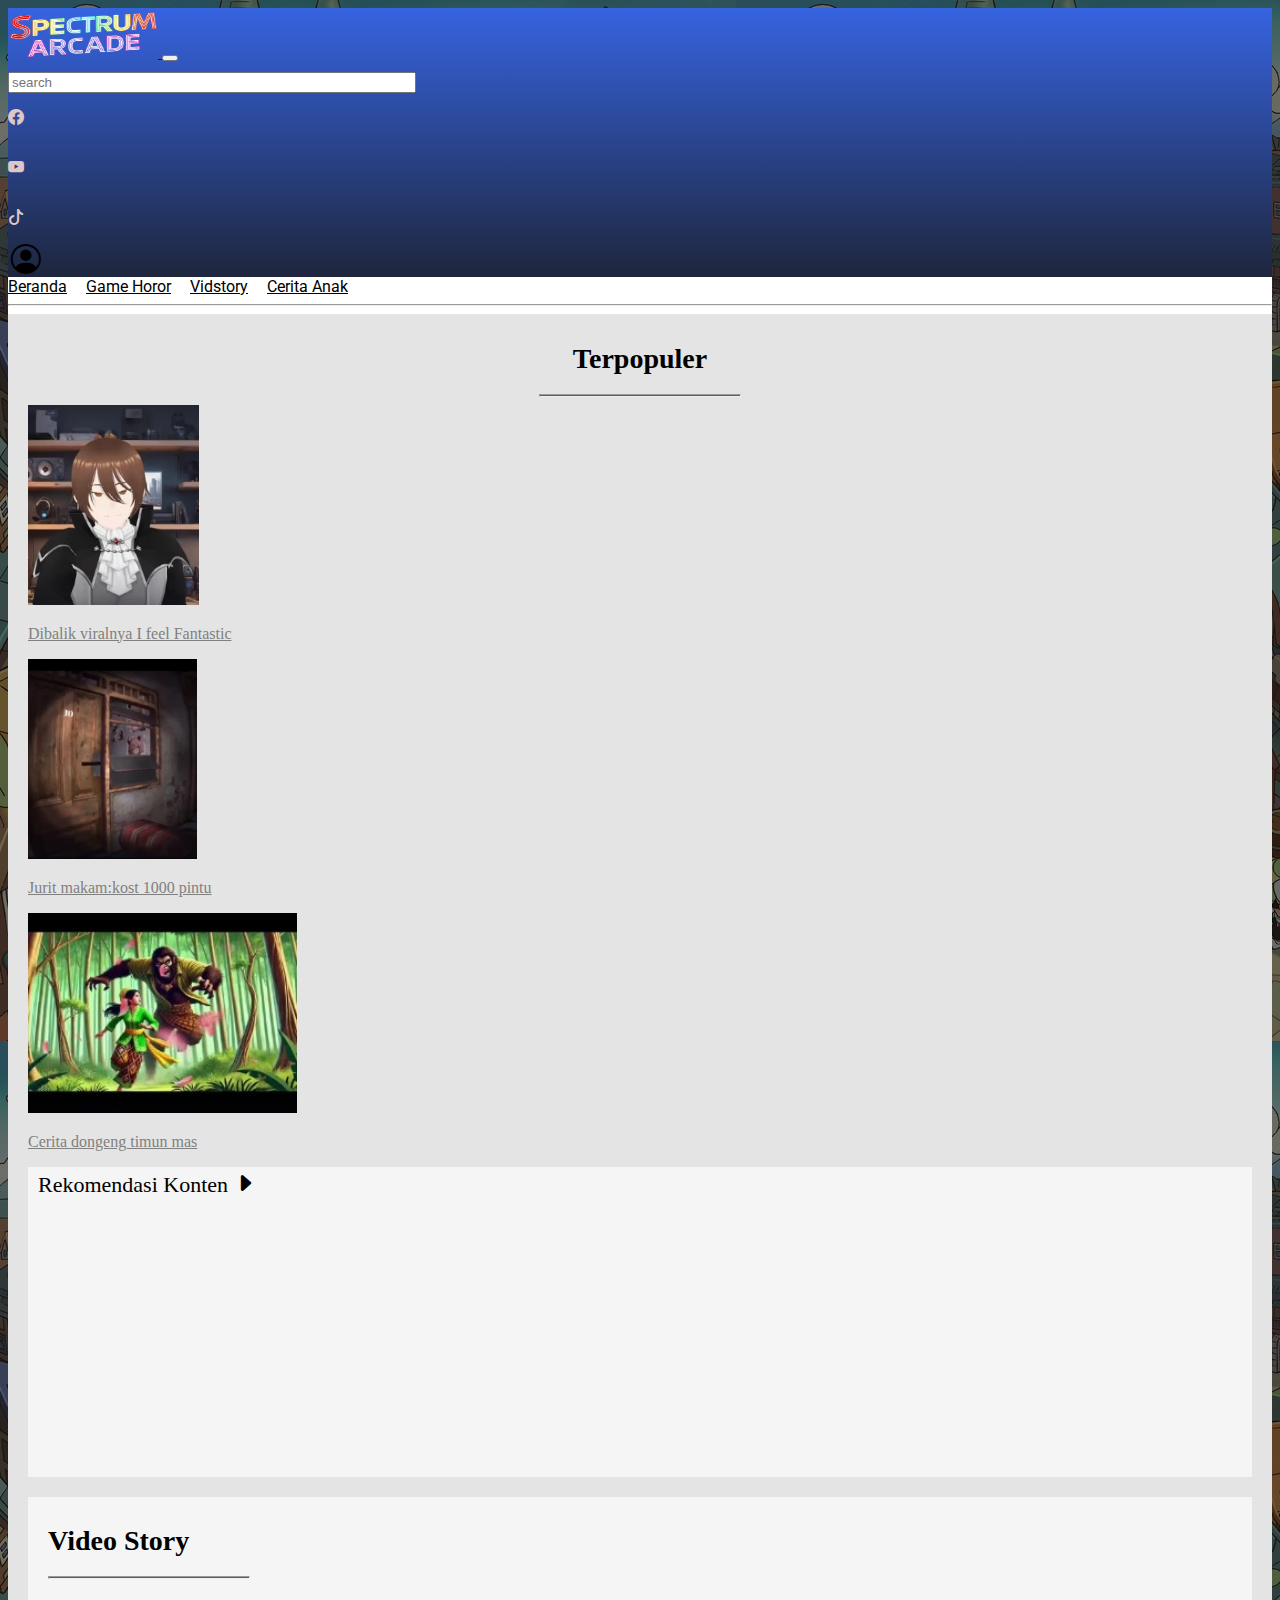
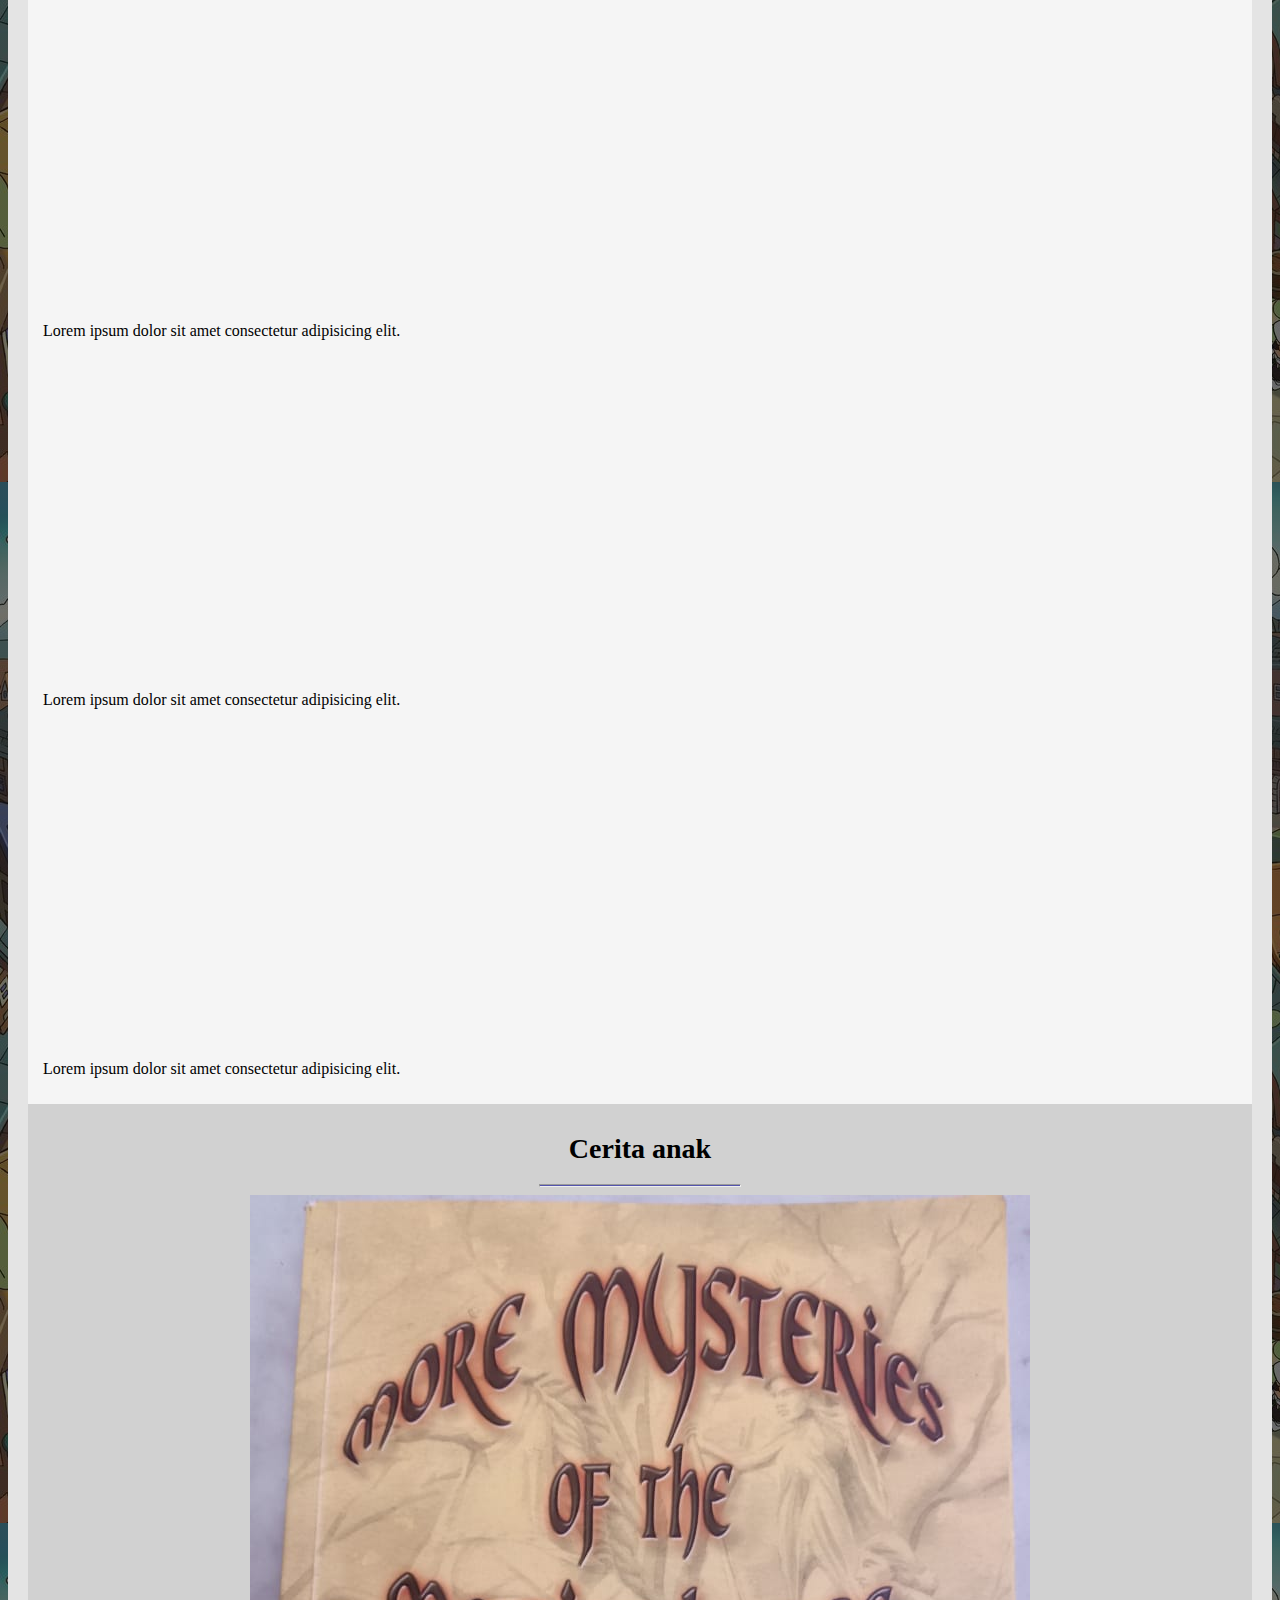
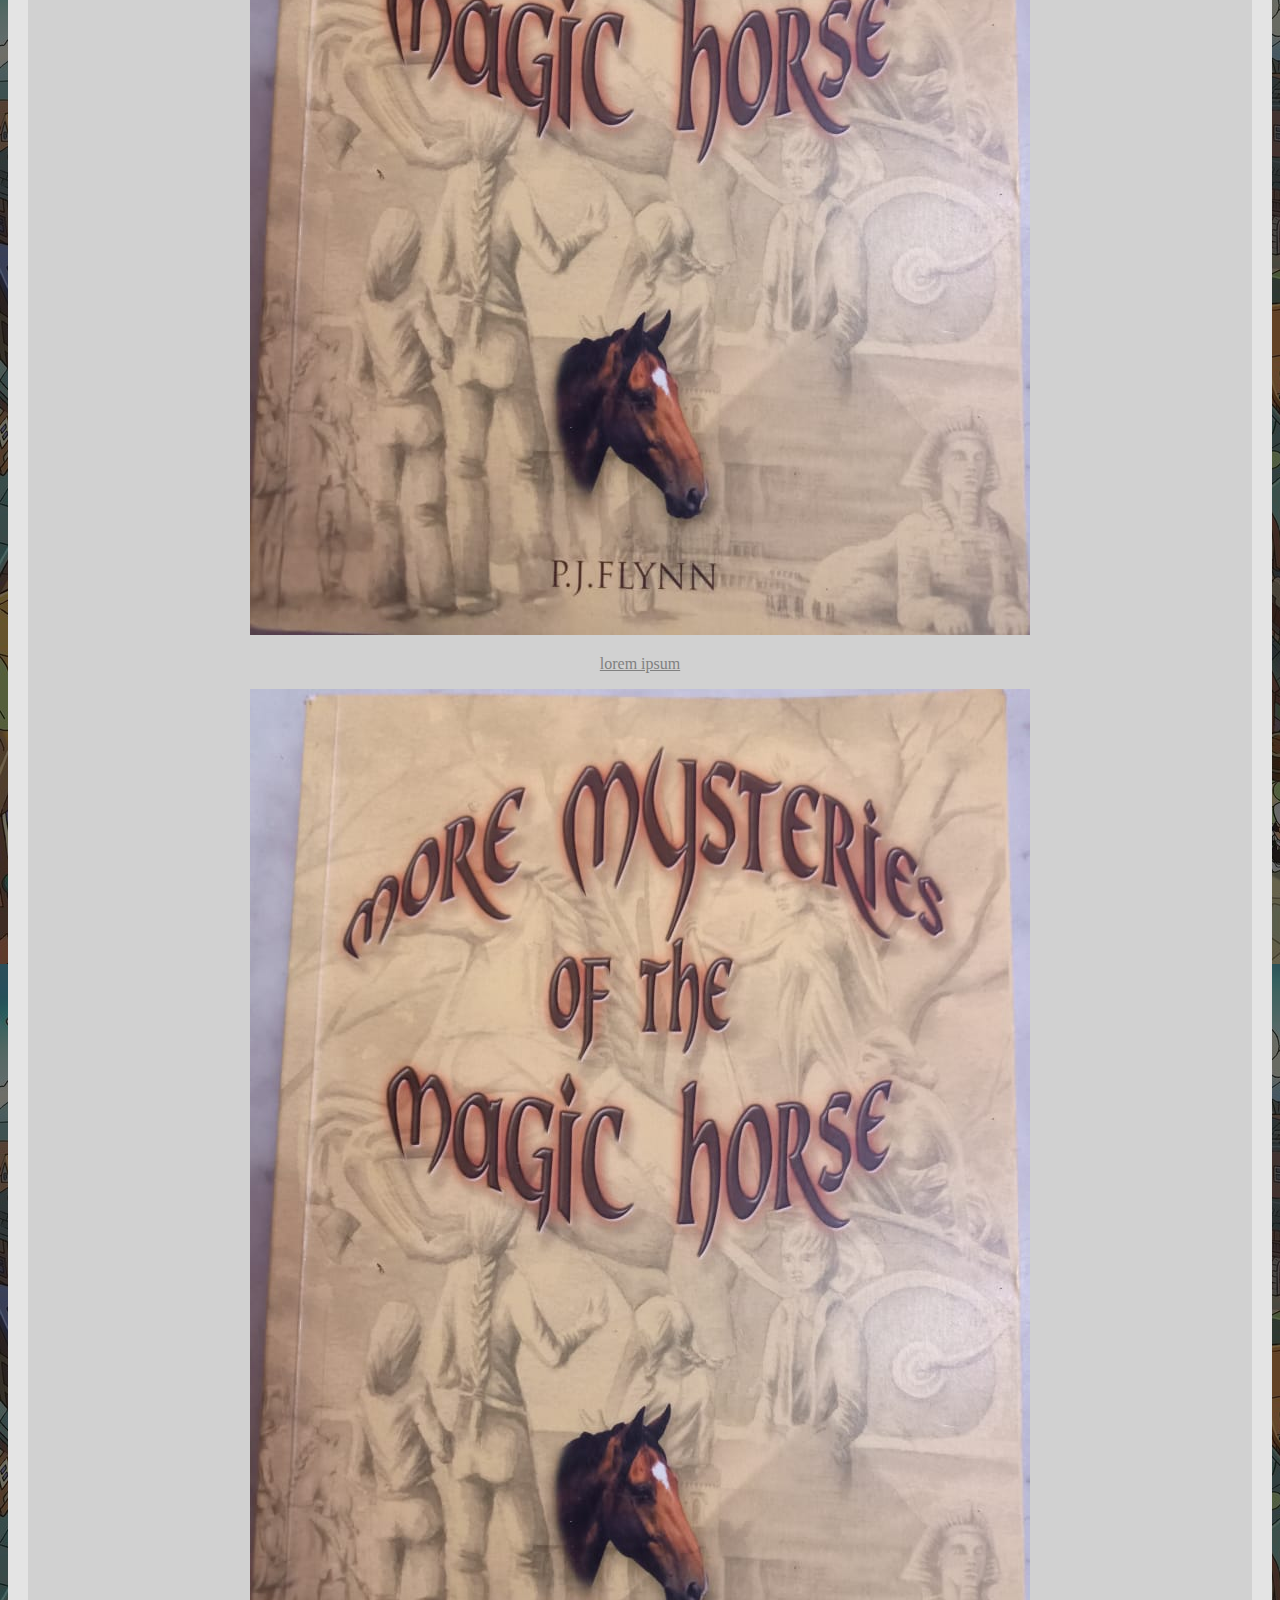
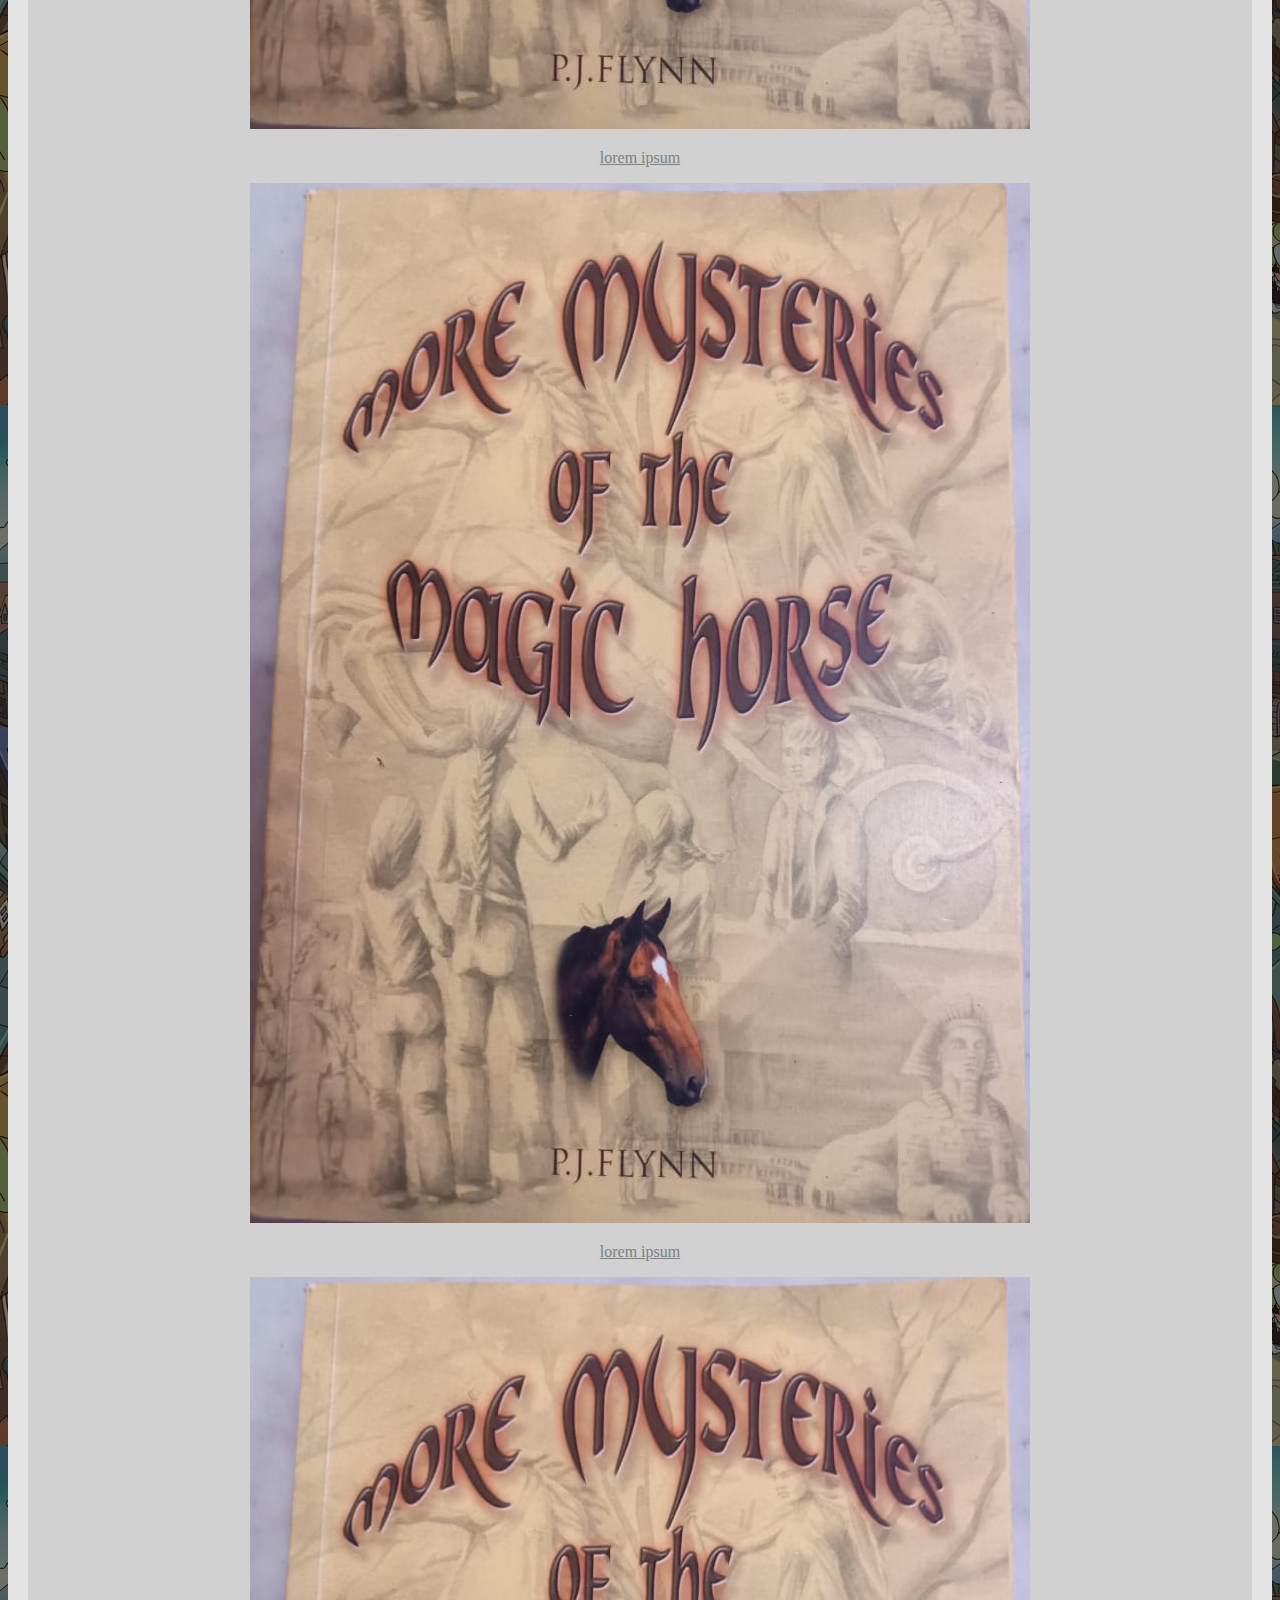
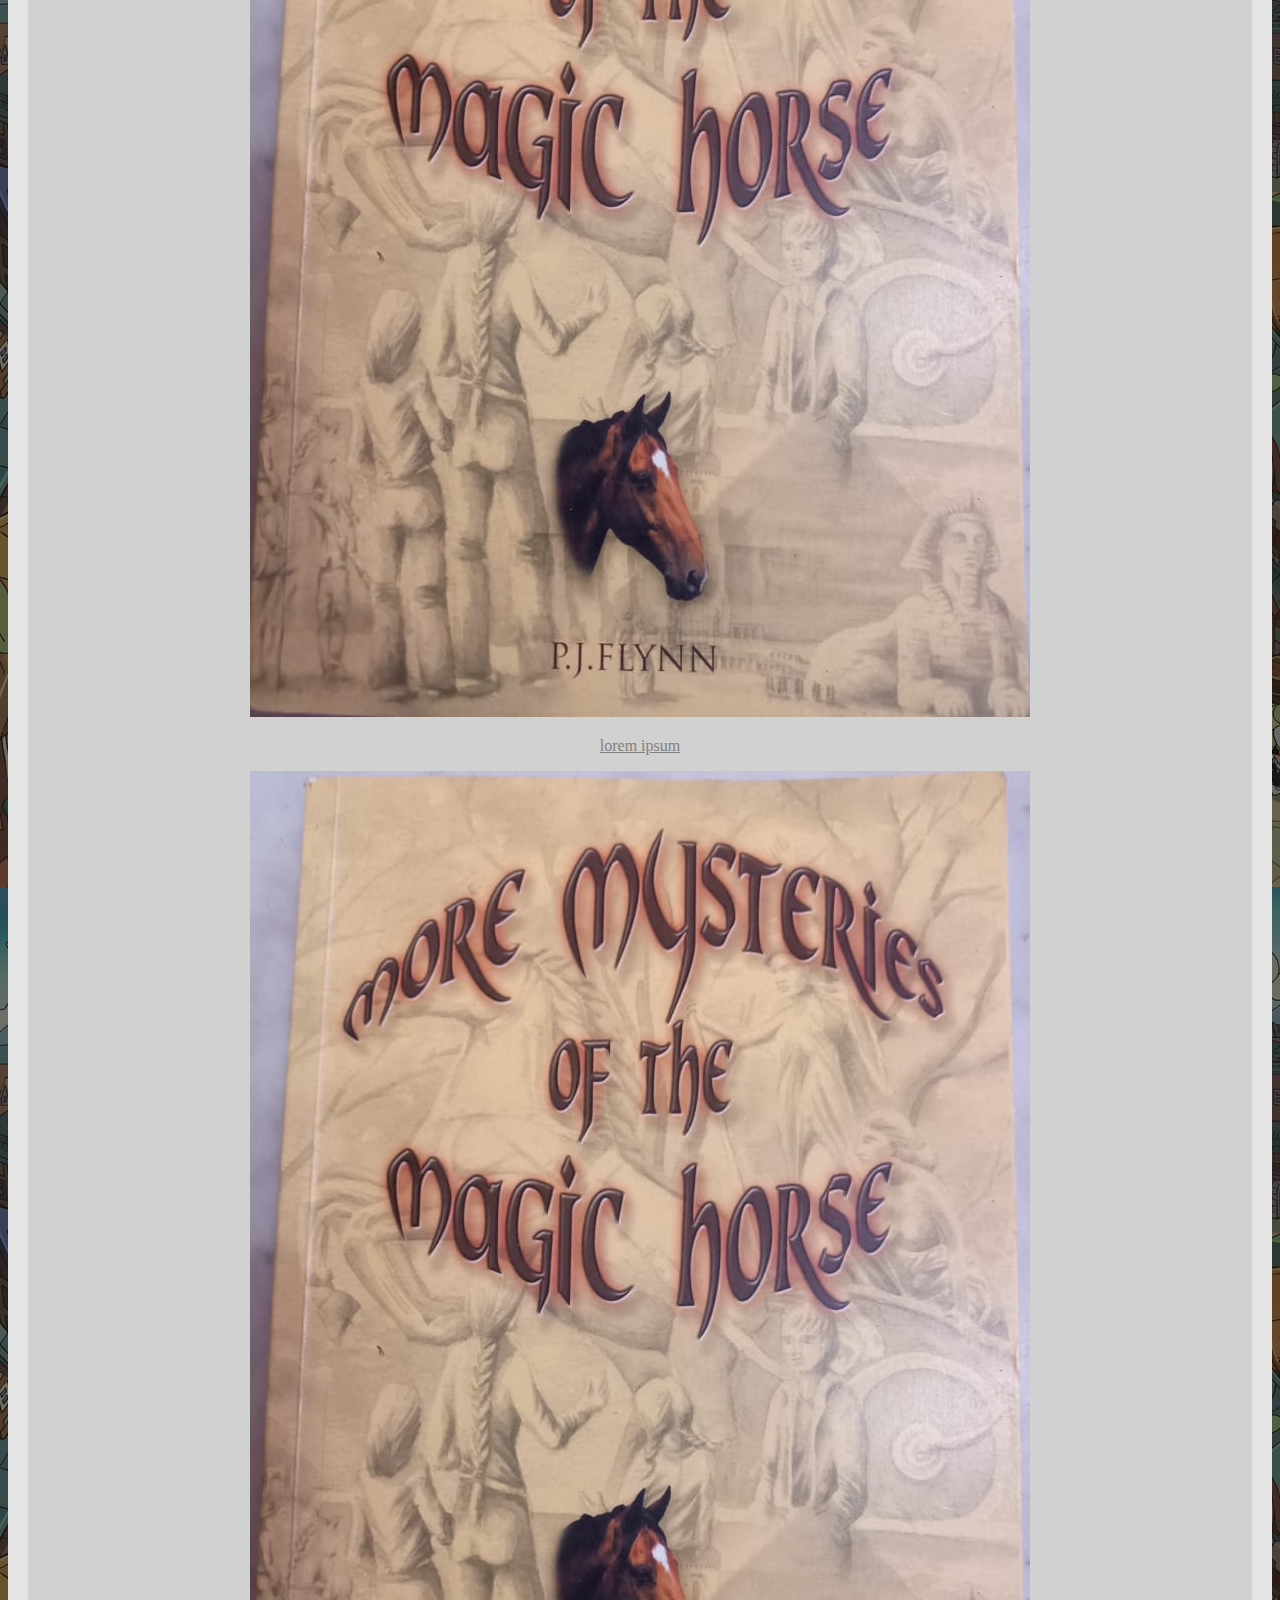
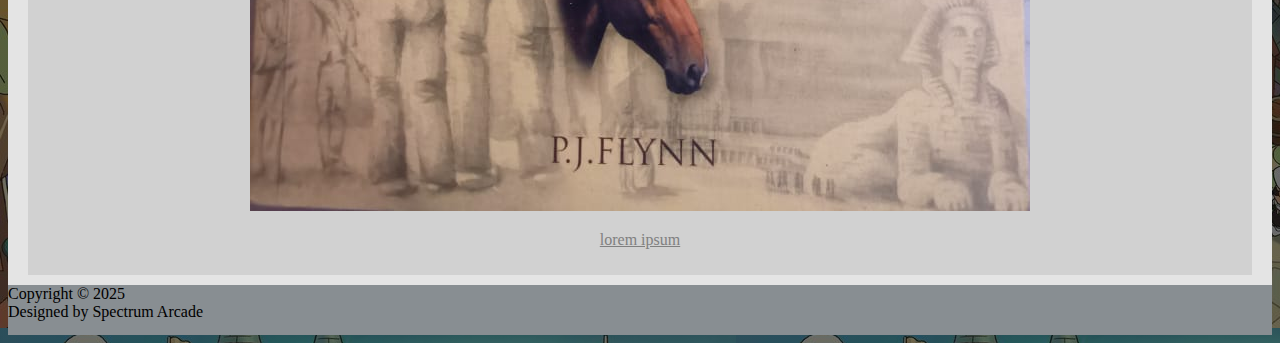
<file: index.html>
<!doctype html>
<html lang="en">
  <head>
    <!-- Required meta tags -->
    <meta charset="utf-8">
    <meta name="viewport" content="width=device-width, initial-scale=1, shrink-to-fit=no">
    
    <!-- Bootstrap CSS -->
    <link rel="stylesheet" href="https://cdn.jsdelivr.net/npm/bootstrap@4.6.2/dist/css/bootstrap.min.css" integrity="sha384-xOolHFLEh07PJGoPkLv1IbcEPTNtaed2xpHsD9ESMhqIYd0nLMwNLD69Npy4HI+N" crossorigin="anonymous">
    <link rel="stylesheet" href="style.css">
    <link rel="stylesheet" href="https://cdn.jsdelivr.net/npm/bootstrap-icons@1.11.3/font/bootstrap-icons.min.css">
    <link href="https://fonts.googleapis.com/css2?family=Dancing+Script:wght@400..700&display=swap" rel="stylesheet">
    <link href="https://fonts.googleapis.com/css2?family=Roboto:ital,wght@0,100..900;1,100..900&display=swap" rel="stylesheet">
    <title>Spektrum Arcade</title>
  </head>
  <body>
<!-- navbar atas -->
<div class="navbar navbar-expand-lg navbar-dark navigasibar">
  <div class="container">
    <a href="index.html" class="navbar-brand"> <img src="images/brand.png" alt=""> </a>
    <button class="navbar-toggler" type="button" data-toggle="collapse" data-target="#ikonkecil">
      <span class="navbar-toggler-icon"></span>
    </button>
    <div class="collapse navbar-collapse" id="ikonkecil">
      <div class="navbar-nav mx-auto">
        <input type="text" class="form-control" placeholder="search">
      </div>
      <div class="navbar-nav ml-auto">
        <a href="" class="nav-link ms"> <i class="bi bi-facebook medsos"></i> </a>
        <a href="" class="nav-link ms"> <i class="bi bi-youtube  medsos"></i> </a>
        <a href="" class="nav-link ms"> <i class="bi bi-tiktok medsos"></i> </a>
        <span> </span>
        <a href="https://instagram.com" class="nav-link"> <i class="bi bi-person-circle login"></i> </a>
      </div>
    </div>
  </div>
</div>
<!-- wrapper -->
<div class="container navbawah">
  <div class="navbar navbar-expand-lg navbar-dark">
    <div class="navbar-nav mr-auto">
      <a href="" class="nav-link">Beranda</a>
      <a href="" class="nav-link">Game Horor</a>
      <a href="" class="nav-link">Vidstory</a>
      <a href="" class="nav-link">Cerita Anak</a>
    </div>
  </div>
  <hr>
  <div class="contains">
    <!-- terpopuler -->
    <h1>Terpopuler</h1>
    <hr>
    <div class="row terpopuler">
      <div class="col-md-9 kiri">
        <div class="row">
          <div class="col-md-4">
            <a href="https://www.instagram.com/p/CXqaeDiF5ZM/?utm_source=ig_web_copy_link&igsh=MzRlODBiNWFlZA==" target="_blank" rel="noopener noreferrer">
              <div class="card">
                <img src="images/1.jpg" class="card-img-top" alt="">
                <div class="card-body">
                  <p class="card-text">Dibalik viralnya I feel Fantastic</p>
                </div>
              </div>
            </a>
          </div>
          <div class="col-md-4">
            <a href="https://www.instagram.com/p/CXqaeDiF5ZM/?utm_source=ig_web_copy_link&igsh=MzRlODBiNWFlZA==" target="_blank" rel="noopener noreferrer">
              <div class="card">
                <img src="images/2.jpg" class="card-img-top" alt="">
                <div class="card-body">
                  <p class="card-text">Jurit makam:kost 1000 pintu</p>
                </div>
              </div>
            </a>
          </div>
          <div class="col-md-4">
            <a href="https://www.instagram.com/p/CXqaeDiF5ZM/?utm_source=ig_web_copy_link&igsh=MzRlODBiNWFlZA==" target="_blank" rel="noopener noreferrer">
              <div class="card">
                <img src="images/3.jpg" class="card-img-top" alt="">
                <div class="card-body">
                  <p class="card-text">Cerita dongeng timun mas</p>
                </div>
              </div>
            </a>
          </div>
          
        </div>
      </div>

      <div class="col-md-3">
        <div class="kanan">
          <h2>Rekomendasi Konten <i class="bi bi-caret-right-fill"></i> </h2>
        </div>
      </div>
    </div>
    <!-- vidstory -->
    <div class="vidstory">
      <h1>Video Story</h1>
      <hr>
      <div class="row">
        <div class="col-md-9 kiri">
          <div class="row">
            <div class="col-md-5">
              <div class="card">
                <iframe height="315" src="https://www.youtube.com/embed/uJTPXI34Vqk?si=rsFFFHk-0Omy3K4O" title="YouTube video player" frameborder="0" allow="accelerometer; autoplay; clipboard-write; encrypted-media; gyroscope; picture-in-picture; web-share" referrerpolicy="strict-origin-when-cross-origin"></iframe>
                <div class="card-body">
                  <p class="card-text">Lorem ipsum dolor sit amet consectetur adipisicing elit.</p>
                </div>
              </div>
            </div>
            <div class="col-md-5">
              <div class="card">
                <iframe height="315" src="https://www.youtube.com/embed/uJTPXI34Vqk?si=rsFFFHk-0Omy3K4O" title="YouTube video player" frameborder="0" allow="accelerometer; autoplay; clipboard-write; encrypted-media; gyroscope; picture-in-picture; web-share" referrerpolicy="strict-origin-when-cross-origin"></iframe>
                <div class="card-body">
                  <p class="card-text">Lorem ipsum dolor sit amet consectetur adipisicing elit.</p>
                </div>
              </div>
            </div><div class="col-md-5">
              <div class="card">
                <iframe height="315" src="https://www.youtube.com/embed/uJTPXI34Vqk?si=rsFFFHk-0Omy3K4O" title="YouTube video player" frameborder="0" allow="accelerometer; autoplay; clipboard-write; encrypted-media; gyroscope; picture-in-picture; web-share" referrerpolicy="strict-origin-when-cross-origin"></iframe>
                <div class="card-body">
                  <p class="card-text">Lorem ipsum dolor sit amet consectetur adipisicing elit.</p>
                </div>
              </div>
            </div>
          </div>
        </div>
        <div class="col-md-3">
          <div class="kanan"></div>
        </div>
      </div>
    </div>
    <!-- cerita anak -->
    <div class="cerita">
      <h1>Cerita anak</h1>
      <hr>
      <div class="row">
        <div class="col-md-3">
          <a href="http://" target="_blank">
          <div class="card">
            <img src="images/buku2.jpeg" alt="">
            <div class="card-body">
              <p class="card-text">lorem ipsum</p>
            </div>
          </div>
        </a>
        </div>
        <div class="col-md-3">
          <a href="http://" target="_blank">
          <div class="card">
            <img src="images/buku2.jpeg" alt="">
            <div class="card-body">
              <p class="card-text">lorem ipsum</p>
            </div>
          </div>
        </a>
        </div>
        <div class="col-md-3">
          <a href="http://" target="_blank">
          <div class="card">
            <img src="images/buku2.jpeg" alt="">
            <div class="card-body">
              <p class="card-text">lorem ipsum</p>
            </div>
          </div>
        </a>
        </div>
        <div class="col-md-3">
          <a href="http://" target="_blank">
          <div class="card">
            <img src="images/buku2.jpeg" alt="">
            <div class="card-body">
              <p class="card-text">lorem ipsum</p>
            </div>
          </div>
        </a>
        </div>
        <div class="col-md-3">
          <a href="http://" target="_blank">
          <div class="card">
            <img src="images/buku2.jpeg" alt="">
            <div class="card-body">
              <p class="card-text">lorem ipsum</p>
            </div>
          </div>
        </a>
        </div>
        
      </div>
  </div>
</div>
<!-- footer -->
<div class="footer">
  <div class="container-fluid">
    <div class="navbar navbar-expand-lg">
      <div class="navbar-nav mr-auto">Copyright &copy 2025</div>
      <div class="navbar-nav ml-auto">Designed by Spectrum Arcade</div>
    </div>
  </div>
</div>

     <!-- Option 1: jQuery and Bootstrap Bundle (includes Popper) -->
    <script src="https://cdn.jsdelivr.net/npm/jquery@3.5.1/dist/jquery.slim.min.js" integrity="sha384-DfXdz2htPH0lsSSs5nCTpuj/zy4C+OGpamoFVy38MVBnE+IbbVYUew+OrCXaRkfj" crossorigin="anonymous"></script>
    <script src="https://cdn.jsdelivr.net/npm/bootstrap@4.6.2/dist/js/bootstrap.bundle.min.js" integrity="sha384-Fy6S3B9q64WdZWQUiU+q4/2Lc9npb8tCaSX9FK7E8HnRr0Jz8D6OP9dO5Vg3Q9ct" crossorigin="anonymous"></script>

    <!-- Option 2: Separate Popper and Bootstrap JS -->
    <!--
    <script src="https://cdn.jsdelivr.net/npm/jquery@3.5.1/dist/jquery.slim.min.js" integrity="sha384-DfXdz2htPH0lsSSs5nCTpuj/zy4C+OGpamoFVy38MVBnE+IbbVYUew+OrCXaRkfj" crossorigin="anonymous"></script>
    <script src="https://cdn.jsdelivr.net/npm/popper.js@1.16.1/dist/umd/popper.min.js" integrity="sha384-9/reFTGAW83EW2RDu2S0VKaIzap3H66lZH81PoYlFhbGU+6BZp6G7niu735Sk7lN" crossorigin="anonymous"></script>
    <script src="https://cdn.jsdelivr.net/npm/bootstrap@4.6.2/dist/js/bootstrap.min.js" integrity="sha384-+sLIOodYLS7CIrQpBjl+C7nPvqq+FbNUBDunl/OZv93DB7Ln/533i8e/mZXLi/P+" crossorigin="anonymous"></script>
    -->
  </body>
</html>
</file>
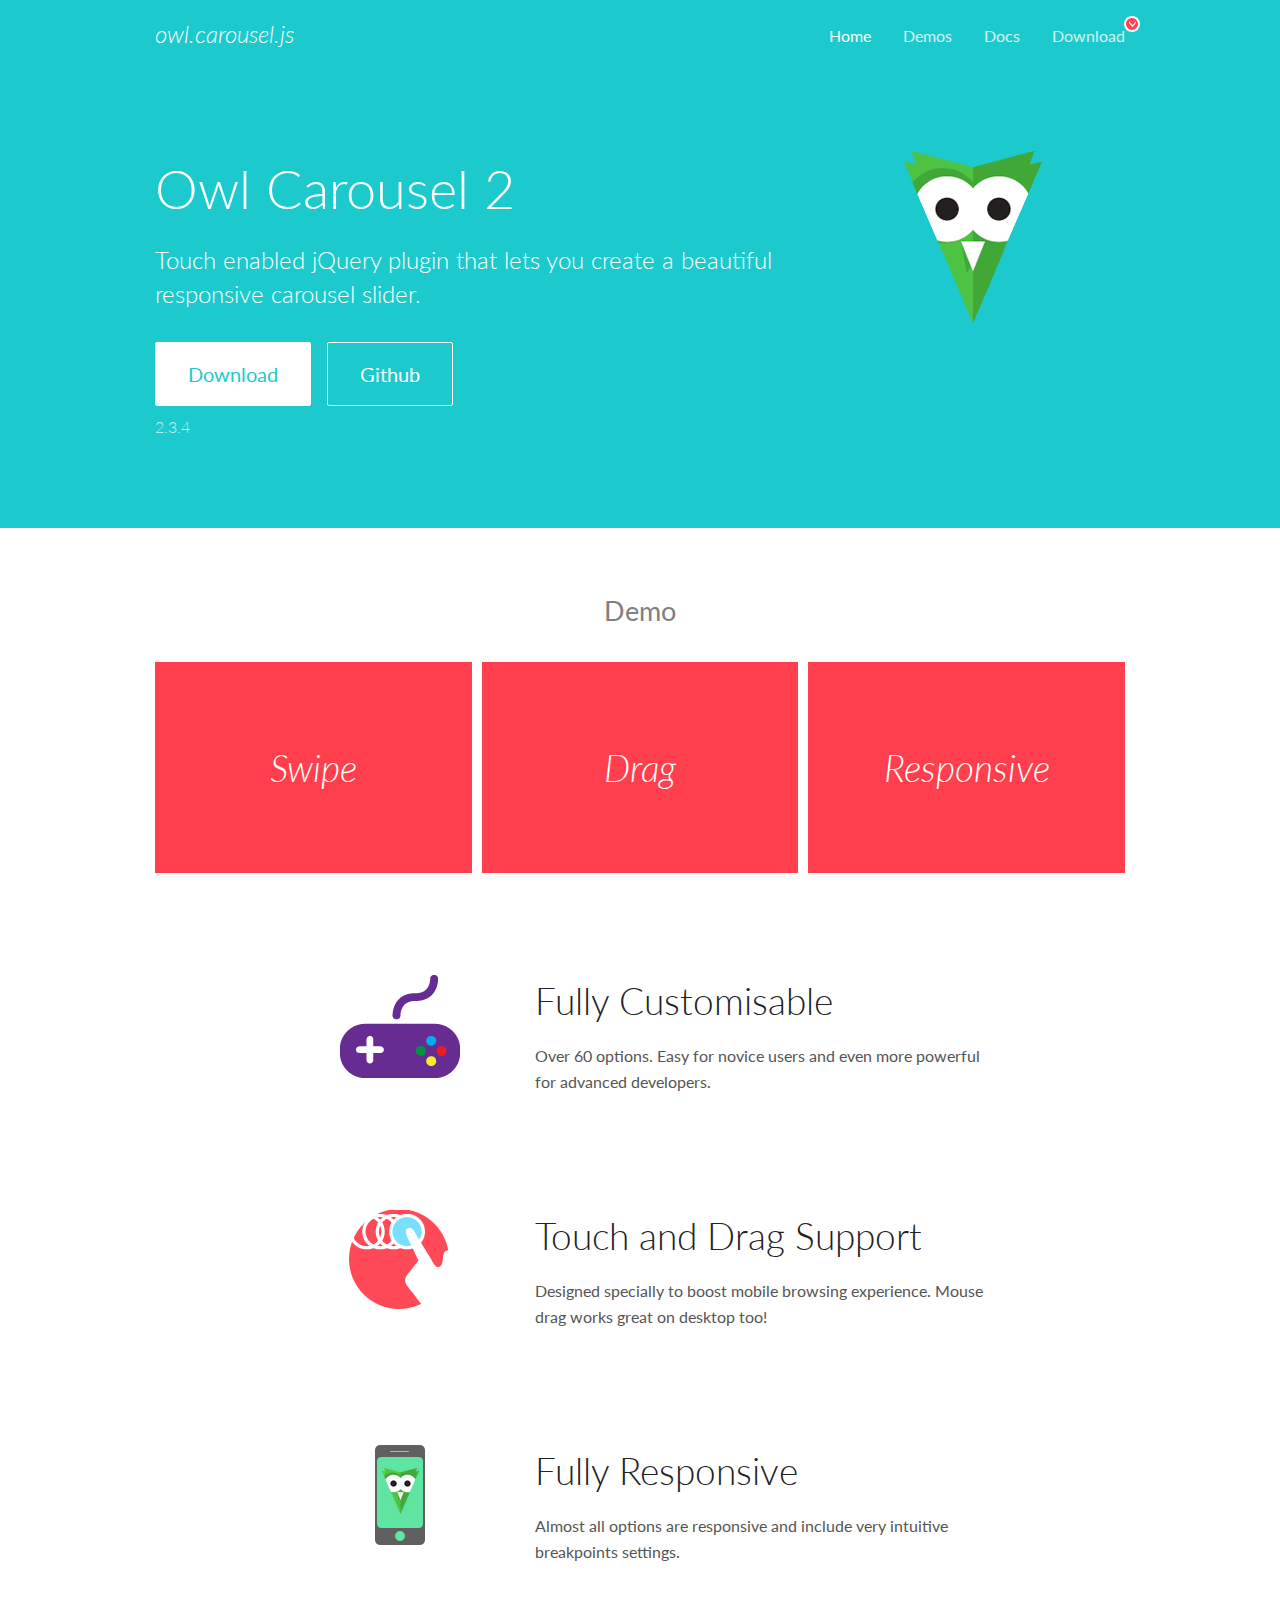
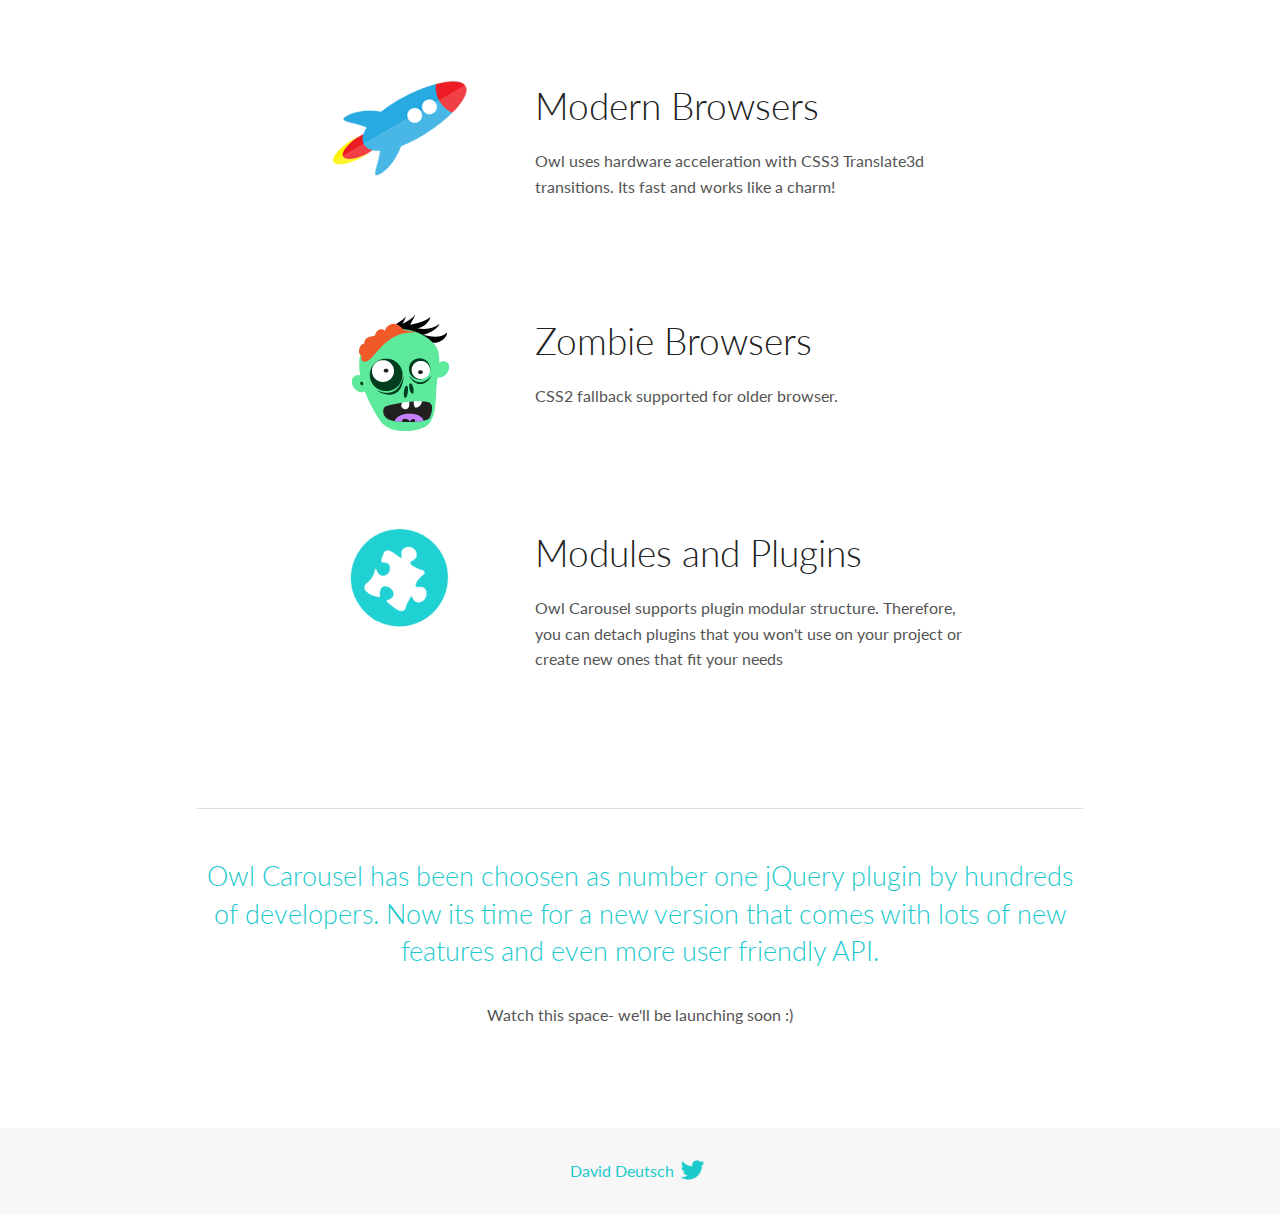
<file: owlcarousel/docs/index.html>
<!DOCTYPE html>
<html lang="en">
  <head>

    <!-- head -->
    <meta charset="utf-8">
    <meta name="msapplication-tap-highlight" content="no" />
    <meta name="viewport" content="width=device-width, initial-scale=1.0" />
    <meta name="description" content="Touch enabled jQuery plugin that lets you create beautiful responsive carousel slider.">
    <meta name="author" content="David Deutsch">
    <title>
      Home | Owl Carousel | 2.3.4
    </title>

    <!-- Stylesheets -->
    <link href='https://fonts.googleapis.com/css?family=Lato:300,400,700,400italic,300italic' rel='stylesheet' type='text/css'>
    <link rel="stylesheet" href="assets/css/docs.theme.min.css">

    <!-- Owl Stylesheets -->
    <link rel="stylesheet" href="assets/owlcarousel/assets/owl.carousel.min.css">
    <link rel="stylesheet" href="assets/owlcarousel/assets/owl.theme.default.min.css">

    <!-- HTML5 shim and Respond.js IE8 support of HTML5 elements and media queries -->

    <!--[if lt IE 9]>
      <script src="https://oss.maxcdn.com/libs/html5shiv/3.7.0/html5shiv.js"></script>
      <script src="https://oss.maxcdn.com/libs/respond.js/1.3.0/respond.min.js"></script>
    <![endif]-->

    <!-- Favicons -->
    <link rel="apple-touch-icon-precomposed" sizes="144x144" href="assets/ico/apple-touch-icon-144-precomposed.png">
    <link rel="shortcut icon" href="assets/ico/favicon.png">
    <link rel="shortcut icon" href="favicon.ico">

    <!-- Yeah i know js should not be in header. Its required for demos.-->

    <!-- javascript -->
    <script src="assets/vendors/jquery.min.js"></script>
    <script src="assets/owlcarousel/owl.carousel.js"></script>
  </head>
  <body>

    <!-- header -->
    <header class="header">
      <div class="row">
        <div class="large-12 columns">
          <div class="brand left">
            <h3>
              <a href="/OwlCarousel2/">owl.carousel.js</a> 
            </h3>
          </div>
          <a id="toggle-nav" class="right">
            <span></span> <span></span> <span></span> 
          </a> 
          <div class="nav-bar">
            <ul class="clearfix">
              <li class="active">
                <a href="/OwlCarousel2/index.html">Home</a> 
              </li>
              <li> <a href="/OwlCarousel2/demos/demos.html">Demos</a>  </li>
              <li> <a href="/OwlCarousel2/docs/started-welcome.html">Docs</a>  </li>
              <li>
                <a href="https://github.com/OwlCarousel2/OwlCarousel2/archive/2.3.4.zip">Download</a> 
                <span class="download"></span> 
              </li>
            </ul>
          </div>
        </div>
      </div>
    </header>

    <!-- home panel -->
    <section id="hero">
      <div class="row">
        <div class="large-8 medium-8 columns">
          <h1>Owl Carousel 2</h1>
          <h4>Touch enabled jQuery plugin that lets you create a beautiful responsive carousel slider.</h4>
          <a href="https://github.com/OwlCarousel2/OwlCarousel2/archive/2.3.4.zip" class="hero-button">Download</a> 
          <a href="https://github.com/OwlCarousel2/OwlCarousel2" class="hero-button outline">Github</a> 
          <p>2.3.4</p>
        </div>
        <div class="large-4 medium-4 columns">
          <img class="owl-logo" src="assets/img/owl-logo.png" alt="mr. Owl">
        </div>
      </div>
    </section>

    <!-- body -->
    <div class="home-demo">
      <div class="row">
        <div class="large-12 columns">
          <h3>Demo</h3>
          <div class="owl-carousel">
            <div class="item">
              <h2>Swipe</h2>
            </div>
            <div class="item">
              <h2>Drag</h2>
            </div>
            <div class="item">
              <h2>Responsive</h2>
            </div>
            <div class="item">
              <h2>CSS3</h2>
            </div>
            <div class="item">
              <h2>Fast</h2>
            </div>
            <div class="item">
              <h2>Easy</h2>
            </div>
            <div class="item">
              <h2>Free</h2>
            </div>
            <div class="item">
              <h2>Upgradable</h2>
            </div>
            <div class="item">
              <h2>Tons of options</h2>
            </div>
            <div class="item">
              <h2>Infinity</h2>
            </div>
            <div class="item">
              <h2>Auto Width</h2>
            </div>
          </div>
        </div>
      </div>
    </div>
    <script>
      var owl = $('.owl-carousel');
      owl.owlCarousel({
        margin: 10,
        loop: true,
        responsive: {
          0: {
            items: 1
          },
          600: {
            items: 2
          },
          1000: {
            items: 3
          }
        }
      })
    </script>

    <!-- features -->
    <div id="features">
      <div class="row">
        <div class="small-12 medium-9 small-centered columns">
          <section class="row feature">
            <div class="medium-4 small-12 columns">
              <img src="assets/img/feature-options.png" alt="">
            </div>
            <div class="medium-8 small-12 columns">
              <h2>Fully Customisable</h2>
              <p>Over 60 options. Easy for novice users and even more powerful for advanced developers.</p>
            </div>
          </section>
          <section class="row feature">
            <div class="medium-4 small-12 columns">
              <img src="assets/img/feature-drag.png" alt="">
            </div>
            <div class="medium-8 small-12 columns">
              <h2>Touch and Drag Support</h2>
              <p>Designed specially to boost mobile browsing experience. Mouse drag works great on desktop too!</p>
            </div>
          </section>
          <section class="row feature">
            <div class="medium-4 small-12 columns">
              <img src="assets/img/feature-responsive.png" alt="">
            </div>
            <div class="medium-8 small-12 columns">
              <h2>Fully Responsive</h2>
              <p>Almost all options are responsive and include very intuitive breakpoints settings.</p>
            </div>
          </section>
          <section class="row feature">
            <div class="medium-4 small-12 columns">
              <img src="assets/img/feature-modern.png" alt="">
            </div>
            <div class="medium-8 small-12 columns">
              <h2>Modern Browsers</h2>
              <p>Owl uses hardware acceleration with CSS3 Translate3d transitions. Its fast and works like a charm! </p>
            </div>
          </section>
          <section class="row feature">
            <div class="medium-4 small-12 columns">
              <img src="assets/img/feature-zombie.png" alt="">
            </div>
            <div class="medium-8 small-12 columns">
              <h2>Zombie Browsers</h2>
              <p>CSS2 fallback supported for older browser.</p>
            </div>
          </section>
          <section class="row feature">
            <div class="medium-4 small-12 columns">
              <img src="assets/img/feature-module.png" alt="">
            </div>
            <div class="medium-8 small-12 columns">
              <h2>Modules and Plugins</h2>
              <p>Owl Carousel supports plugin modular structure. Therefore, you can detach plugins that you won&#x27;t use on your project or create new ones that fit your needs</p>
            </div>
          </section>
        </div>
      </div>
    </div>

    <!-- footer -->
    <section id="teaser-text">
      <div class="row">
        <div class="small-12 medium-11 small-centered columns">
          <hr>
          <h3 id="owl-carousel-has-been-choosen-as-number-one-jquery-plugin-by-hundreds-of-developers-now-its-time-for-a-new-version-that-comes-with-lots-of-new-features-and-even-more-user-friendly-api-">Owl Carousel has been choosen as number one jQuery plugin by hundreds of developers. Now its time for a new version that comes with lots of new features and even more user friendly API.</h3>
          <p>Watch this space- we&#39;ll be launching soon :)</p>
        </div>
      </div>
    </section>

    <!-- footer -->
    <footer class="footer">
      <div class="row">
        <div class="large-12 columns">
          <h5>
            <a href="/OwlCarousel2/docs/support-contact.html">David Deutsch</a> 
            <a id="custom-tweet-button" href="https://twitter.com/share?url=https://github.com/OwlCarousel2/OwlCarousel2&text=Owl Carousel - This is so awesome! " target="_blank"></a> 
          </h5>
        </div>
      </div>
    </footer>

    <!-- vendors -->
    <script src="assets/vendors/highlight.js"></script>
    <script src="assets/js/app.js"></script>
  </body>
</html>
</file>
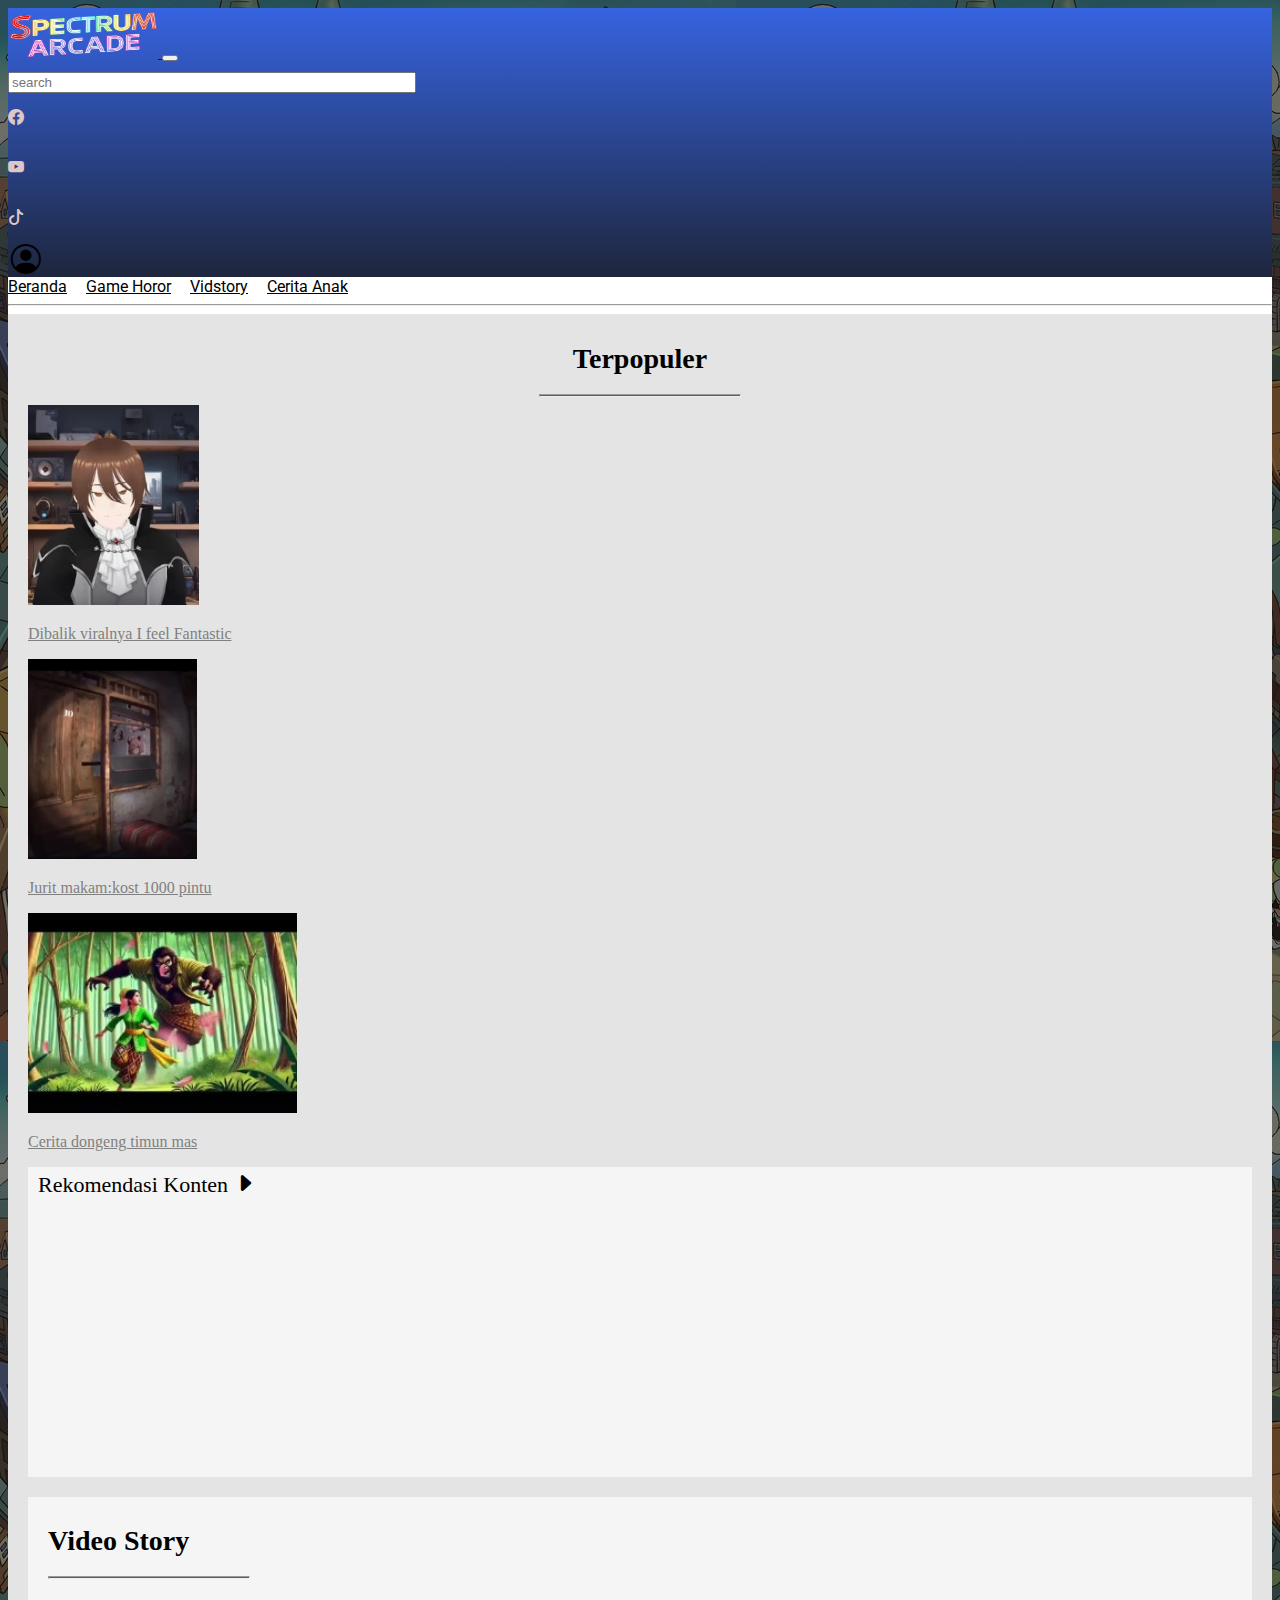
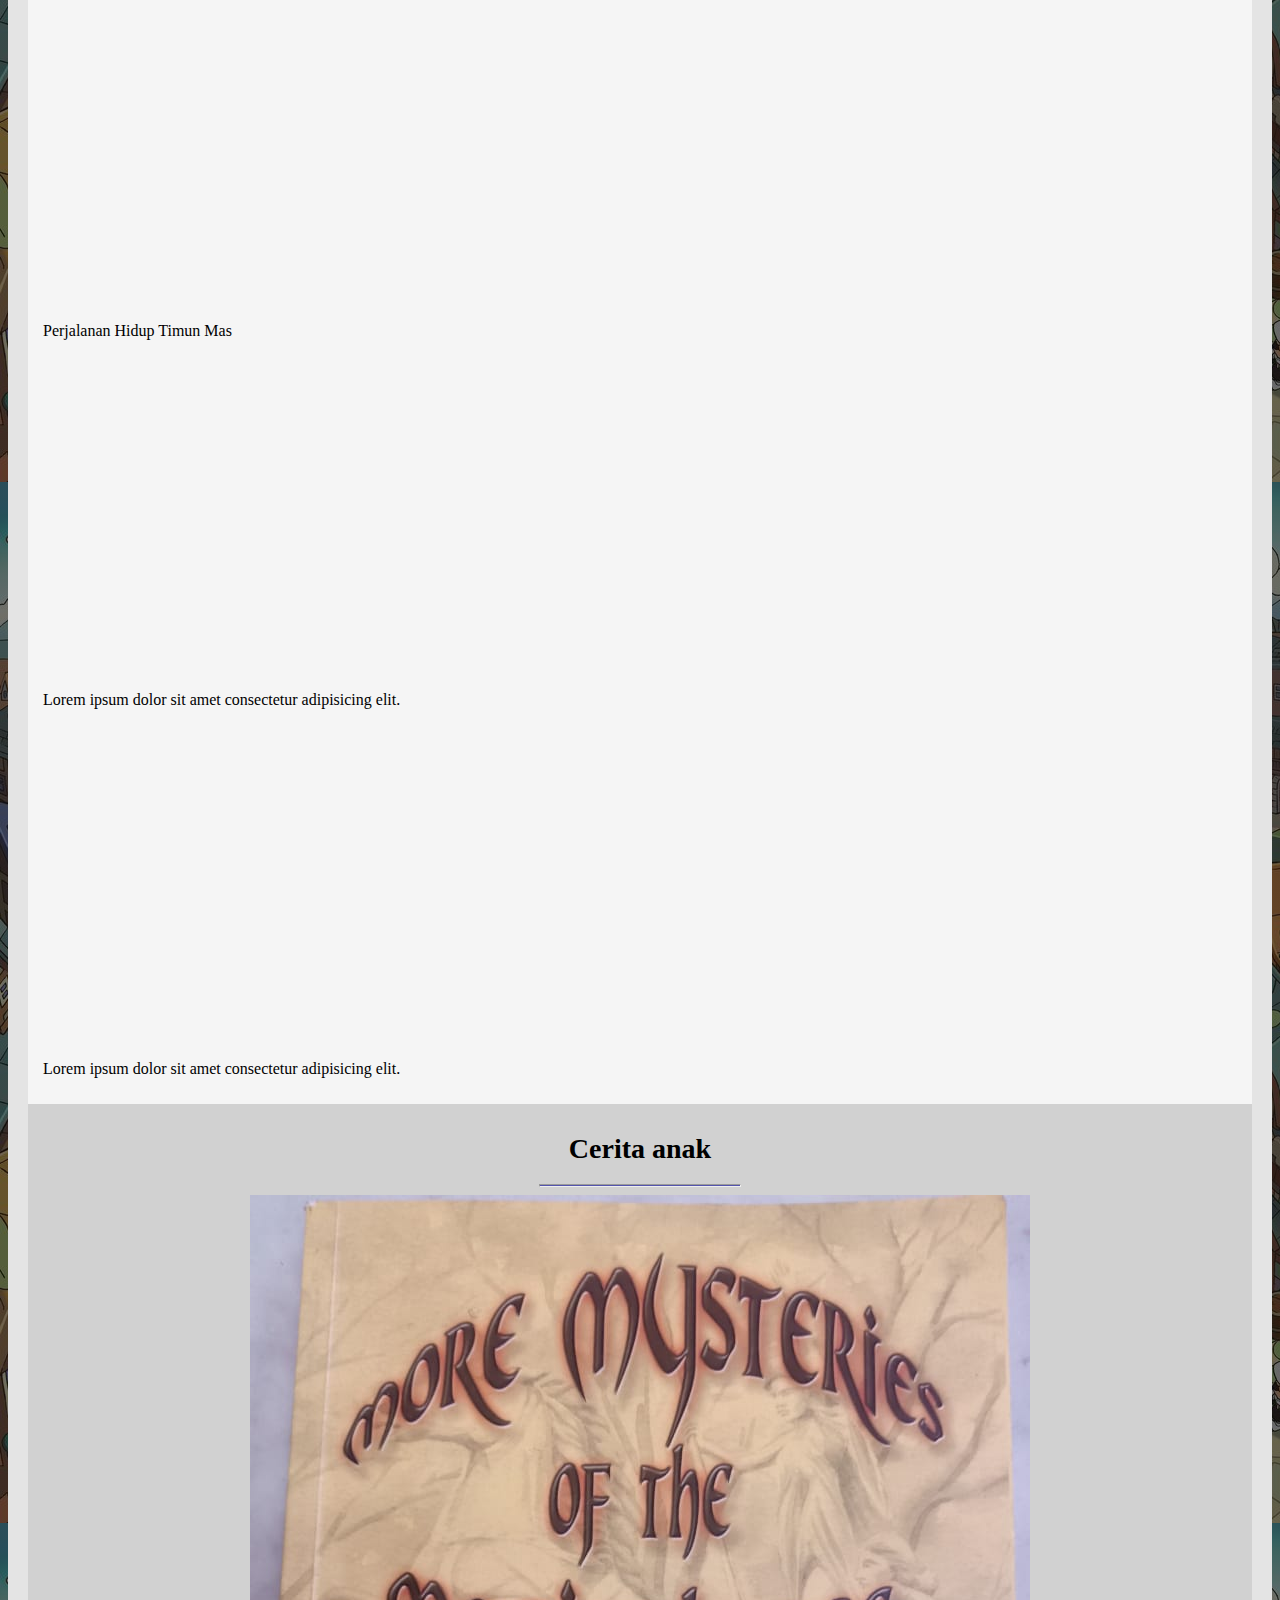
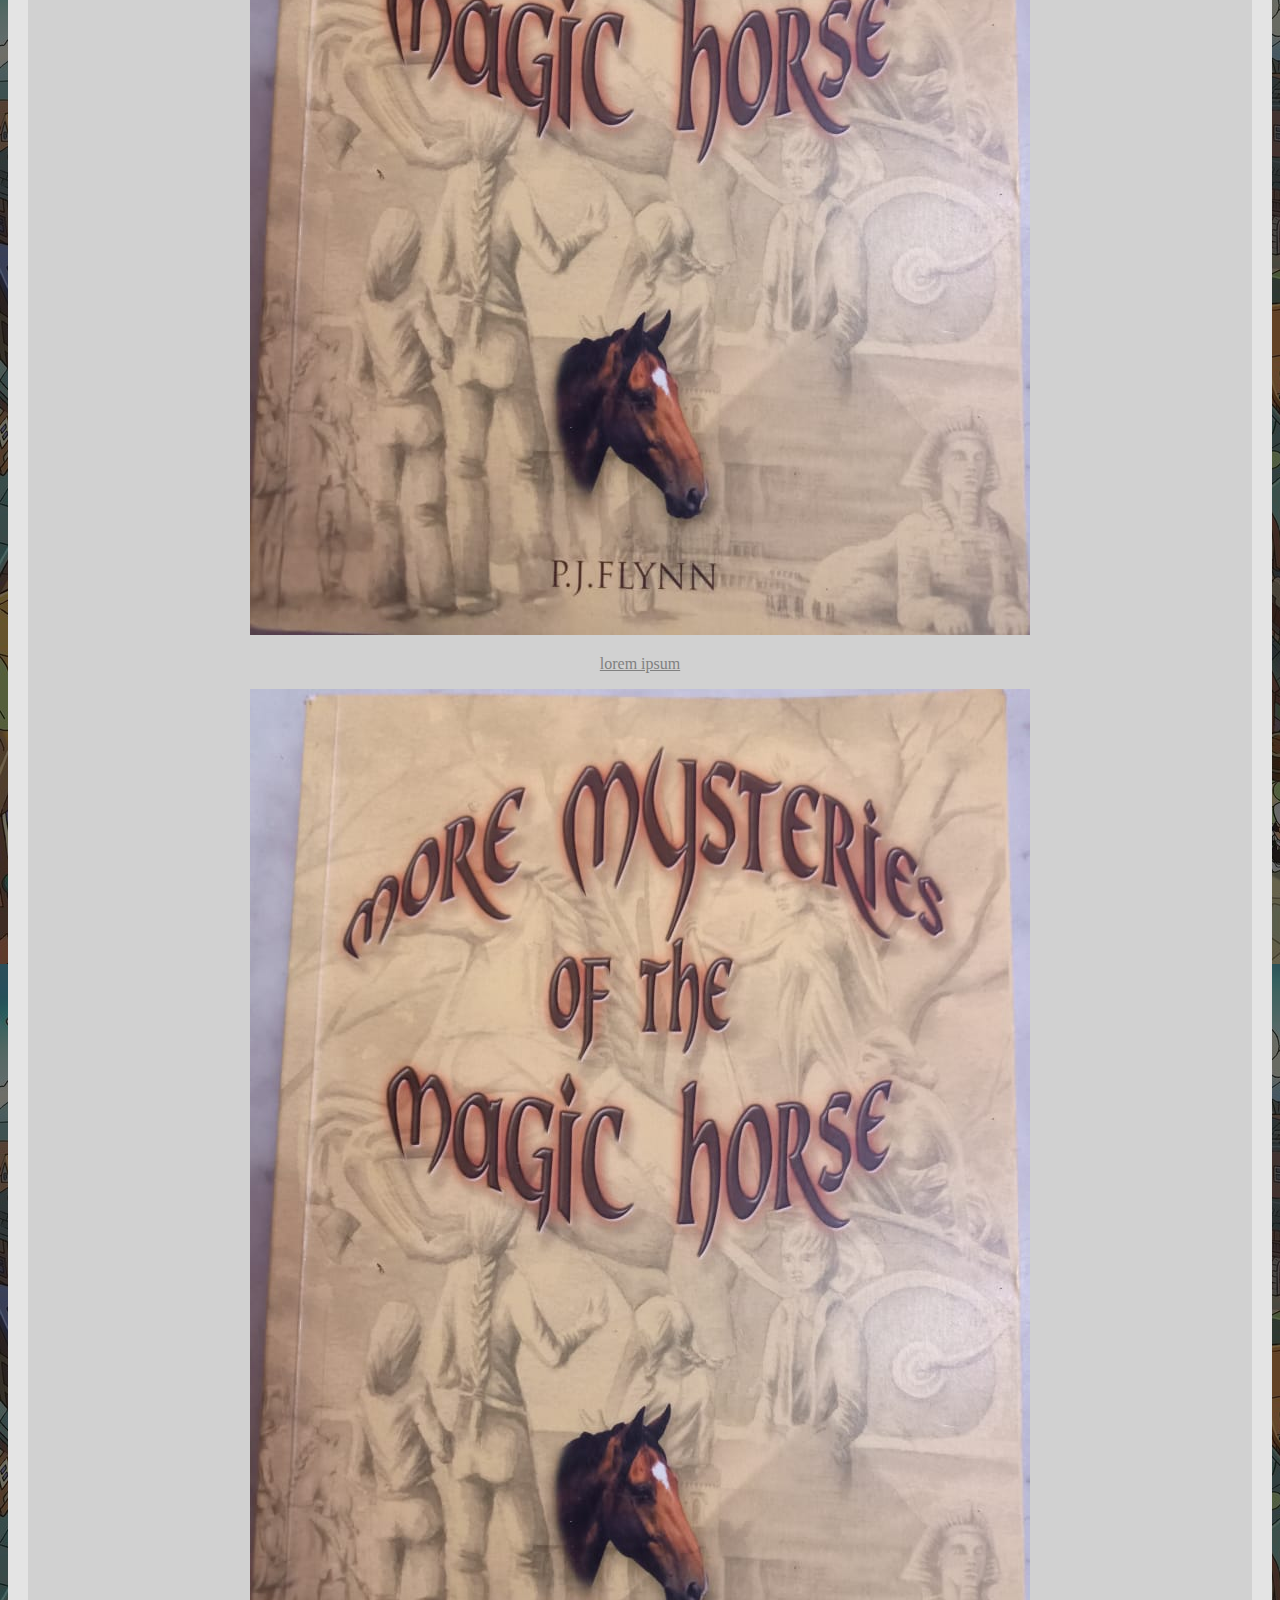
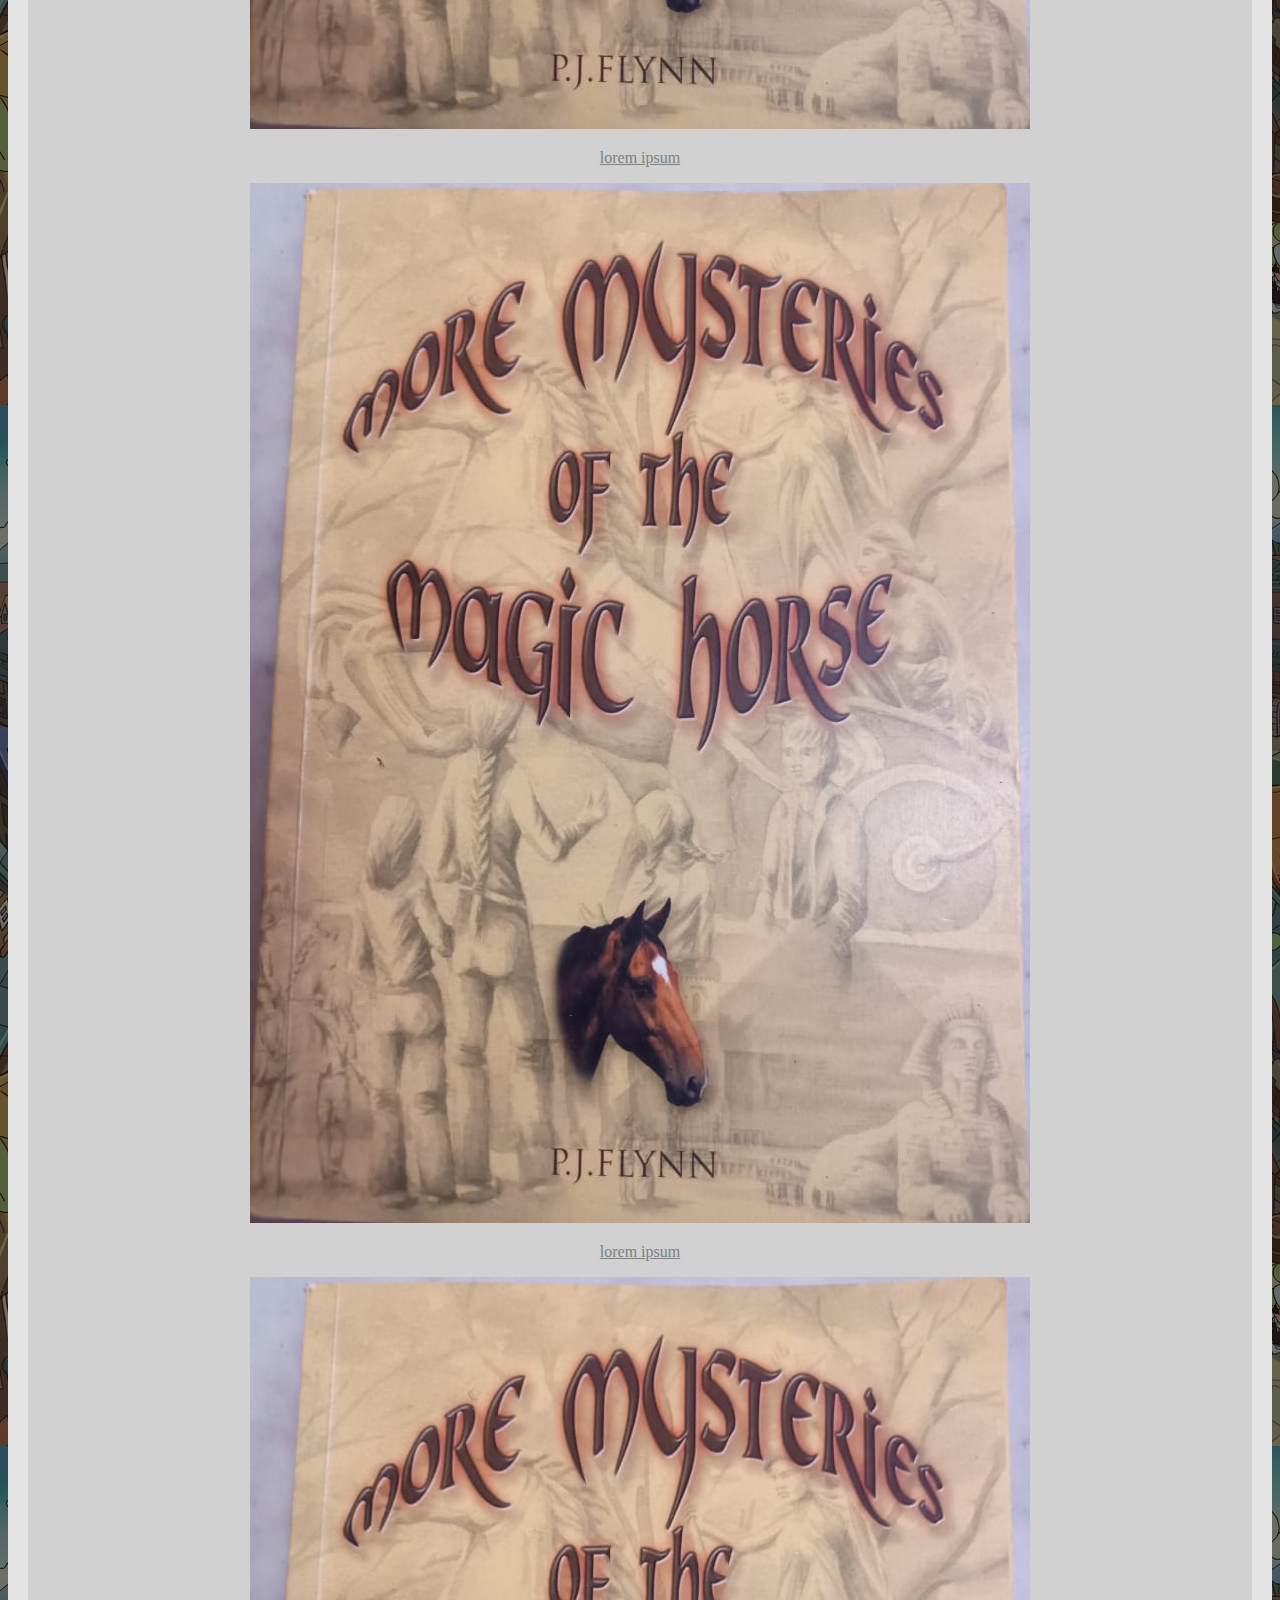
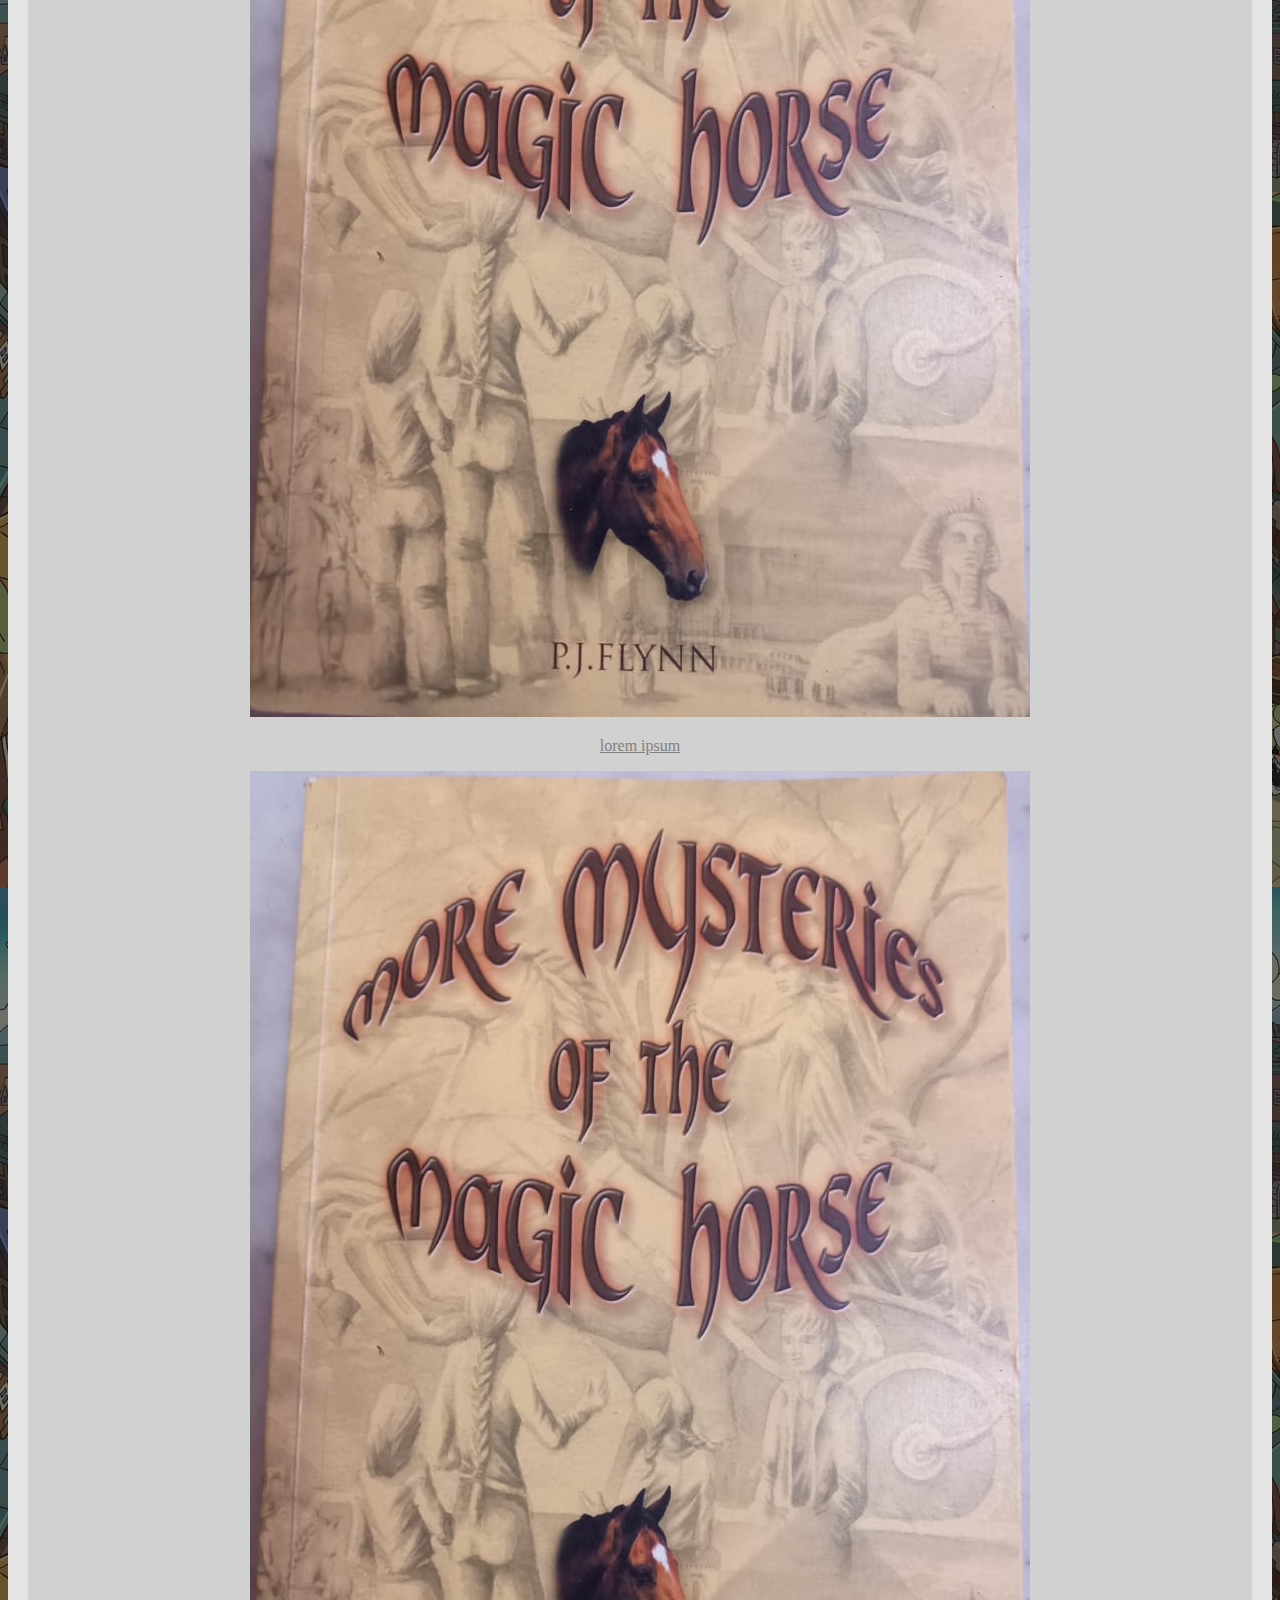
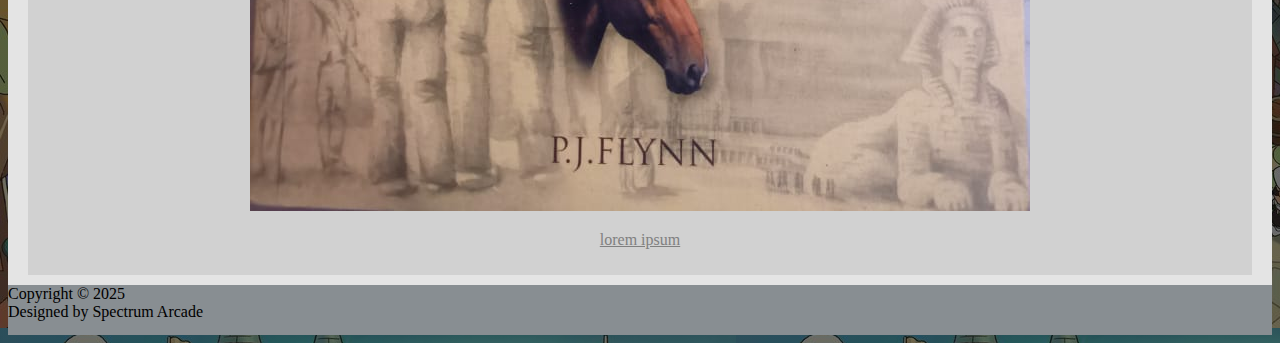
<file: berita.html>
<!doctype html>
<html lang="en">
  <head>
    <!-- Required meta tags -->
    <meta charset="utf-8">
    <meta name="viewport" content="width=device-width, initial-scale=1, shrink-to-fit=no">
    
    <!-- Bootstrap CSS -->
    <link rel="stylesheet" href="https://cdn.jsdelivr.net/npm/bootstrap@4.6.2/dist/css/bootstrap.min.css" integrity="sha384-xOolHFLEh07PJGoPkLv1IbcEPTNtaed2xpHsD9ESMhqIYd0nLMwNLD69Npy4HI+N" crossorigin="anonymous">
    <link rel="stylesheet" href="style.css">
    <link rel="stylesheet" href="https://cdn.jsdelivr.net/npm/bootstrap-icons@1.11.3/font/bootstrap-icons.min.css">
    <link href="https://fonts.googleapis.com/css2?family=Dancing+Script:wght@400..700&display=swap" rel="stylesheet">
    <link href="https://fonts.googleapis.com/css2?family=Roboto:ital,wght@0,100..900;1,100..900&display=swap" rel="stylesheet">
    <title>Spektrum Arcade</title>
  </head>
  <body>
<!-- navbar atas -->
<div class="navbar navbar-expand-lg navbar-dark navigasibar">
  <div class="container">
    <a href="index.html" class="navbar-brand"> <img src="images/brand.png" alt=""> </a>
    <button class="navbar-toggler" type="button" data-toggle="collapse" data-target="#ikonkecil">
      <span class="navbar-toggler-icon"></span>
    </button>
    <div class="collapse navbar-collapse" id="ikonkecil">
      <div class="navbar-nav mx-auto">
        <input type="text" class="form-control" placeholder="search">
      </div>
      <div class="navbar-nav ml-auto">
        <a href="" class="nav-link ms"> <i class="bi bi-facebook medsos"></i> </a>
        <a href="" class="nav-link ms"> <i class="bi bi-youtube  medsos"></i> </a>
        <a href="" class="nav-link ms"> <i class="bi bi-tiktok medsos"></i> </a>
        <span> </span>
        <a href="https://instagram.com" class="nav-link"> <i class="bi bi-person-circle login"></i> </a>
      </div>
    </div>
  </div>
</div>
<!-- wrapper -->
<div class="container navbawah">
  <div class="navbar navbar-expand-lg navbar-dark">
    <div class="navbar-nav mr-auto">
      <a href="" class="nav-link">Beranda</a>
      <a href="" class="nav-link">Game Horor</a>
      <a href="" class="nav-link">Vidstory</a>
      <a href="" class="nav-link">Cerita Anak</a>
    </div>
  </div>
  <hr>
  <div class="contains">
    <!-- terpopuler -->
    <h1>Terpopuler</h1>
    <hr>
    <div class="row terpopuler">
      <div class="col-md-9 kiri">
        <div class="row">
          <div class="col-md-4">
            <a href="https://www.instagram.com/p/CXqaeDiF5ZM/?utm_source=ig_web_copy_link&igsh=MzRlODBiNWFlZA==" target="_blank" rel="noopener noreferrer">
              <div class="card">
                <img src="images/1.jpg" class="card-img-top" alt="">
                <div class="card-body">
                  <p class="card-text">Dibalik viralnya I feel Fantastic</p>
                </div>
              </div>
            </a>
          </div>
          <div class="col-md-4">
            <a href="https://www.instagram.com/p/CXqaeDiF5ZM/?utm_source=ig_web_copy_link&igsh=MzRlODBiNWFlZA==" target="_blank" rel="noopener noreferrer">
              <div class="card">
                <img src="images/2.jpg" class="card-img-top" alt="">
                <div class="card-body">
                  <p class="card-text">Jurit makam:kost 1000 pintu</p>
                </div>
              </div>
            </a>
          </div>
          <div class="col-md-4">
            <a href="https://www.instagram.com/p/CXqaeDiF5ZM/?utm_source=ig_web_copy_link&igsh=MzRlODBiNWFlZA==" target="_blank" rel="noopener noreferrer">
              <div class="card">
                <img src="images/3.jpg" class="card-img-top" alt="">
                <div class="card-body">
                  <p class="card-text">Cerita dongeng timun mas</p>
                </div>
              </div>
            </a>
          </div>
          
          
        </div>
      </div>

      <div class="col-md-3">
        <div class="kanan">
          <h2>Rekomendasi Konten <i class="bi bi-caret-right-fill"></i> </h2>
        </div>
      </div>
    </div>
    <!-- vidstory -->
    <div class="vidstory">
      <h1>Video Story</h1>
      <hr>
      <div class="row">
        <div class="col-md-9 kiri">
          <div class="row">
            <div class="col-md-5">
              <div class="card">
                <iframe height="315" src="https://www.youtube.com/embed/DMHFMCve_lg?si=O-umTX_cJV7AzYmY" title="YouTube video player" frameborder="0" allow="accelerometer; autoplay; clipboard-write; encrypted-media; gyroscope; picture-in-picture; web-share" referrerpolicy="strict-origin-when-cross-origin"></iframe>
                <div class="card-body">
                  <p class="card-text">Perjalanan Hidup Timun Mas</p>
                </div>
              </div>
            </div>
            <div class="col-md-5">
              <div class="card">
                <iframe height="315" src="https://www.youtube.com/embed/3iah_o9c7vU?si=wTEx1NW4izhBv2yW" title="YouTube video player" frameborder="0" allow="accelerometer; autoplay; clipboard-write; encrypted-media; gyroscope; picture-in-picture; web-share" referrerpolicy="strict-origin-when-cross-origin"></iframe>
                <div class="card-body">
                  <p class="card-text">Lorem ipsum dolor sit amet consectetur adipisicing elit.</p>
                </div>
              </div>
            </div><div class="col-md-5">
              <div class="card">
                <iframe height="315" src="https://www.youtube.com/embed/uJTPXI34Vqk?si=rsFFFHk-0Omy3K4O" title="YouTube video player" frameborder="0" allow="accelerometer; autoplay; clipboard-write; encrypted-media; gyroscope; picture-in-picture; web-share" referrerpolicy="strict-origin-when-cross-origin"></iframe>
                <div class="card-body">
                  <p class="card-text">Lorem ipsum dolor sit amet consectetur adipisicing elit.</p>
                </div>
              </div>
            </div>
          </div>
        </div>
        <div class="col-md-3">
          <div class="kanan"></div>
        </div>
      </div>
    </div>
    <!-- cerita anak -->
    <div class="cerita">
      <h1>Cerita anak</h1>
      <hr>
      <div class="row">
        <div class="col-md-3">
          <a href="http://" target="_blank">
          <div class="card">
            <img src="images/buku2.jpeg" alt="">
            <div class="card-body">
              <p class="card-text">lorem ipsum</p>
            </div>
          </div>
        </a>
        </div>
        <div class="col-md-3">
          <a href="http://" target="_blank">
          <div class="card">
            <img src="images/buku2.jpeg" alt="">
            <div class="card-body">
              <p class="card-text">lorem ipsum</p>
            </div>
          </div>
        </a>
        </div>
        <div class="col-md-3">
          <a href="http://" target="_blank">
          <div class="card">
            <img src="images/buku2.jpeg" alt="">
            <div class="card-body">
              <p class="card-text">lorem ipsum</p>
            </div>
          </div>
        </a>
        </div>
        <div class="col-md-3">
          <a href="http://" target="_blank">
          <div class="card">
            <img src="images/buku2.jpeg" alt="">
            <div class="card-body">
              <p class="card-text">lorem ipsum</p>
            </div>
          </div>
        </a>
        </div>
        <div class="col-md-3">
          <a href="http://" target="_blank">
          <div class="card">
            <img src="images/buku2.jpeg" alt="">
            <div class="card-body">
              <p class="card-text">lorem ipsum</p>
            </div>
          </div>
        </a>
        </div>
        
      </div>
  </div>
</div>
<!-- footer -->
<div class="footer">
  <div class="container-fluid">
    <div class="navbar navbar-expand-lg">
      <div class="navbar-nav mr-auto">Copyright &copy 2025</div>
      <div class="navbar-nav ml-auto">Designed by Spectrum Arcade</div>
    </div>
  </div>
</div>

     <!-- Option 1: jQuery and Bootstrap Bundle (includes Popper) -->
    <script src="https://cdn.jsdelivr.net/npm/jquery@3.5.1/dist/jquery.slim.min.js" integrity="sha384-DfXdz2htPH0lsSSs5nCTpuj/zy4C+OGpamoFVy38MVBnE+IbbVYUew+OrCXaRkfj" crossorigin="anonymous"></script>
    <script src="https://cdn.jsdelivr.net/npm/bootstrap@4.6.2/dist/js/bootstrap.bundle.min.js" integrity="sha384-Fy6S3B9q64WdZWQUiU+q4/2Lc9npb8tCaSX9FK7E8HnRr0Jz8D6OP9dO5Vg3Q9ct" crossorigin="anonymous"></script>

    <!-- Option 2: Separate Popper and Bootstrap JS -->
    <!--
    <script src="https://cdn.jsdelivr.net/npm/jquery@3.5.1/dist/jquery.slim.min.js" integrity="sha384-DfXdz2htPH0lsSSs5nCTpuj/zy4C+OGpamoFVy38MVBnE+IbbVYUew+OrCXaRkfj" crossorigin="anonymous"></script>
    <script src="https://cdn.jsdelivr.net/npm/popper.js@1.16.1/dist/umd/popper.min.js" integrity="sha384-9/reFTGAW83EW2RDu2S0VKaIzap3H66lZH81PoYlFhbGU+6BZp6G7niu735Sk7lN" crossorigin="anonymous"></script>
    <script src="https://cdn.jsdelivr.net/npm/bootstrap@4.6.2/dist/js/bootstrap.min.js" integrity="sha384-+sLIOodYLS7CIrQpBjl+C7nPvqq+FbNUBDunl/OZv93DB7Ln/533i8e/mZXLi/P+" crossorigin="anonymous"></script>
    -->
  </body>
</html>
</file>
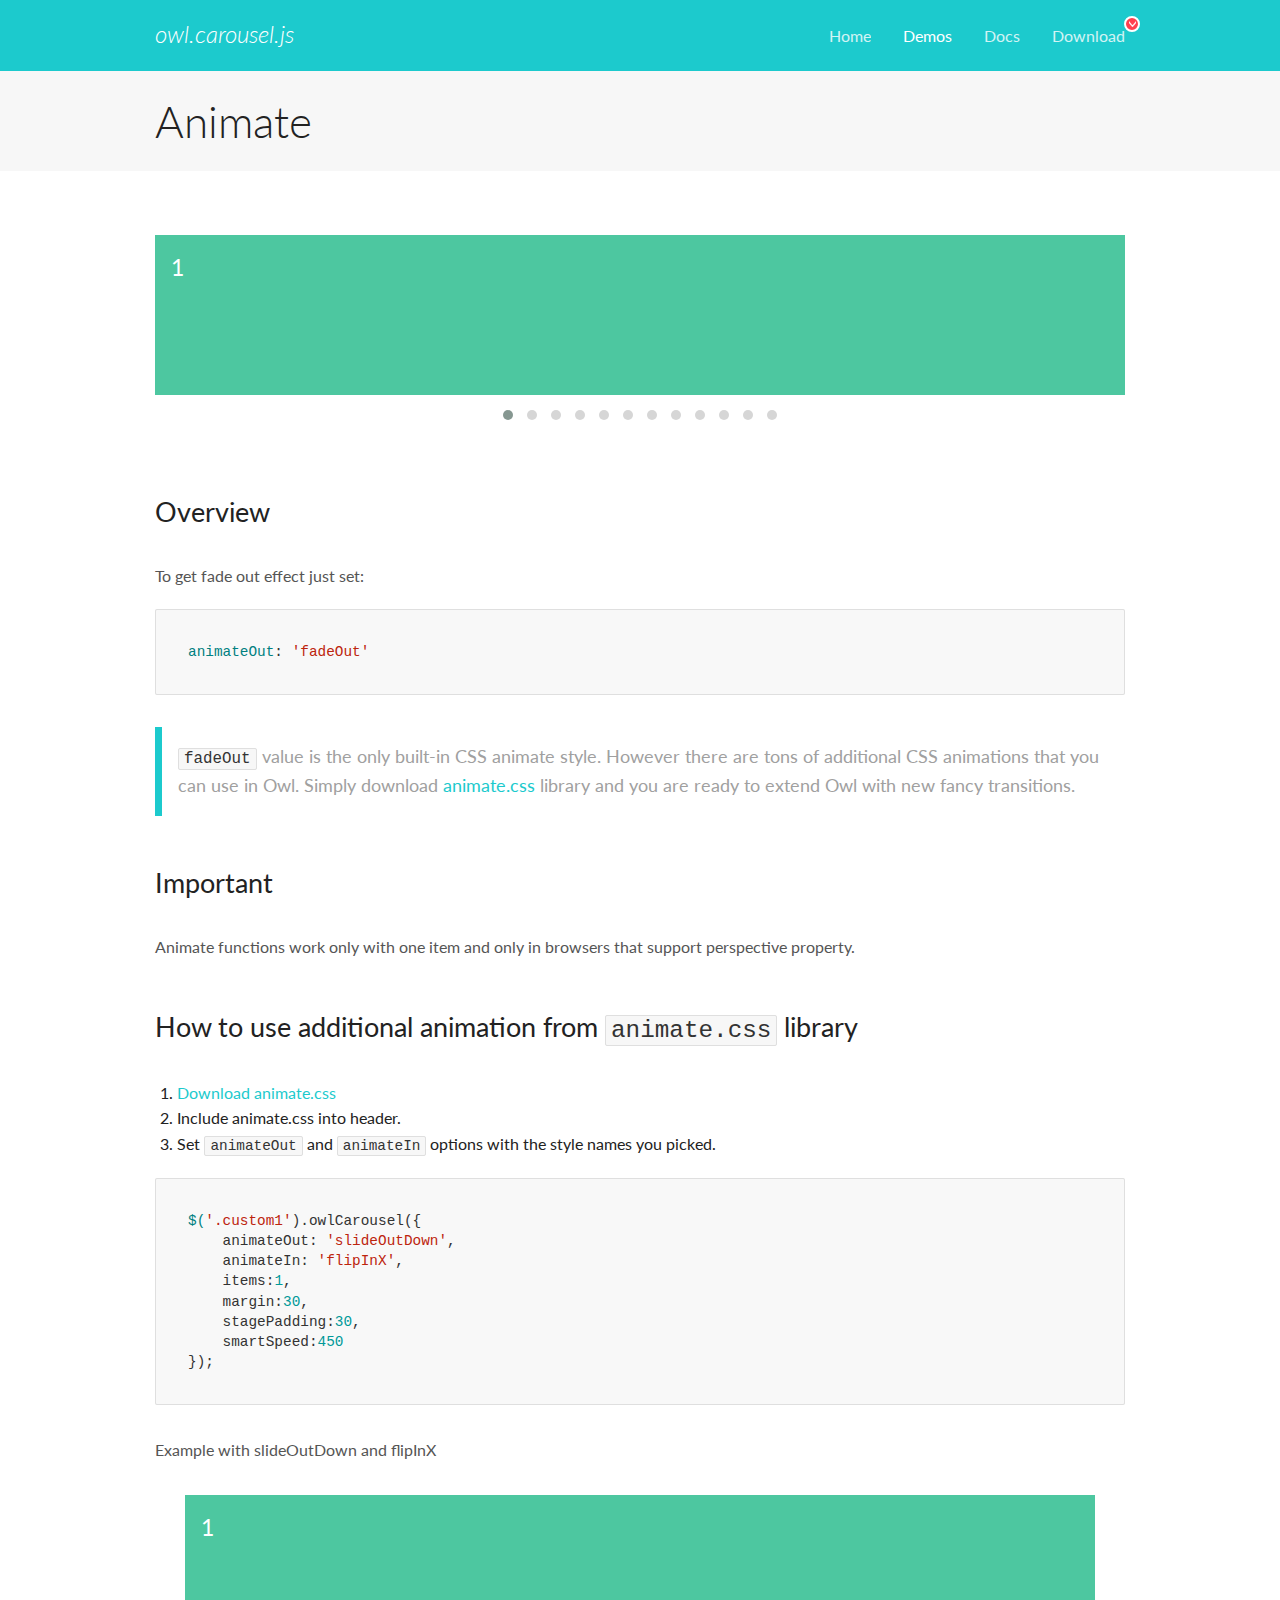
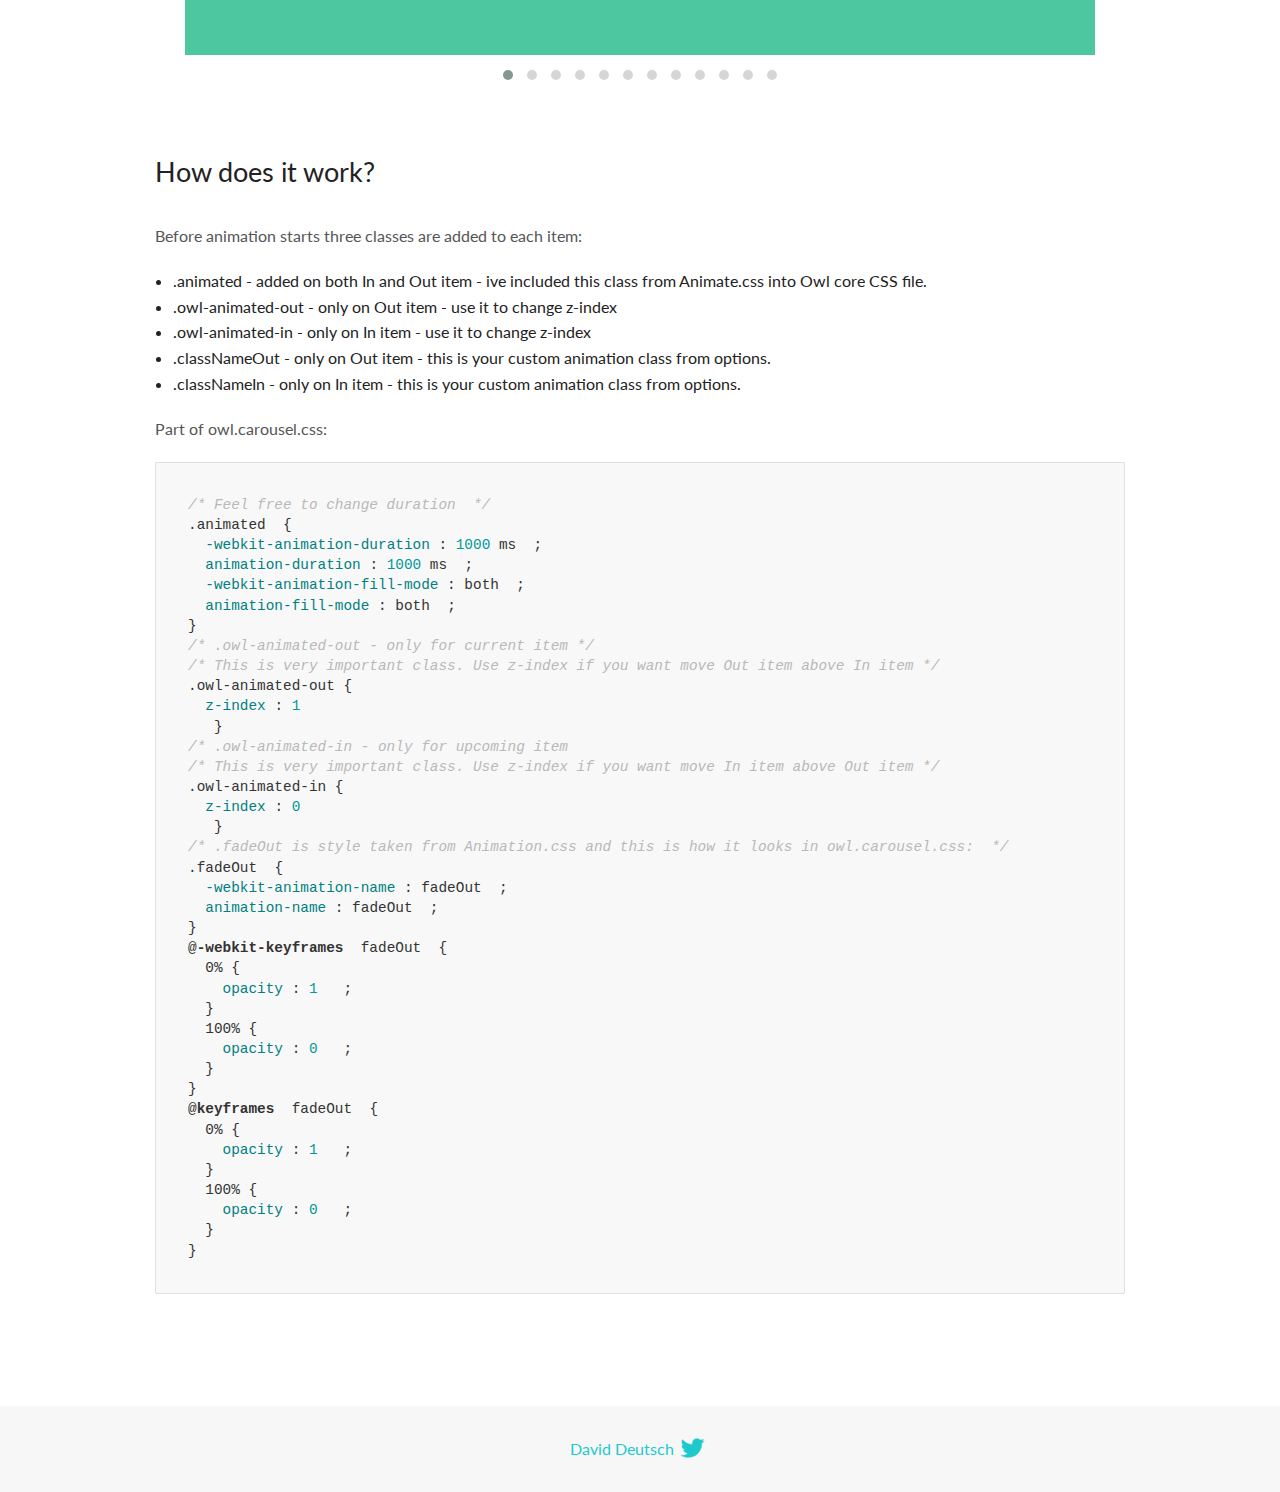
<file: owlcarousel/docs/demos/animate.html>
<!DOCTYPE html>
<html lang="en">
  <head>

    <!-- head -->
    <meta charset="utf-8">
    <meta name="msapplication-tap-highlight" content="no" />
    <meta name="viewport" content="width=device-width, initial-scale=1.0" />
    <meta name="description" content="Animate carousel">
    <meta name="author" content="David Deutsch">
    <title>
      Animate Demo | Owl Carousel | 2.3.4
    </title>

    <!-- Stylesheets -->
    <link href='https://fonts.googleapis.com/css?family=Lato:300,400,700,400italic,300italic' rel='stylesheet' type='text/css'>
    <link rel="stylesheet" href="../assets/css/docs.theme.min.css">

    <!-- Owl Stylesheets -->
    <link rel="stylesheet" href="../assets/owlcarousel/assets/owl.carousel.min.css">
    <link rel="stylesheet" href="../assets/owlcarousel/assets/owl.theme.default.min.css">

    <!-- HTML5 shim and Respond.js IE8 support of HTML5 elements and media queries -->

    <!--[if lt IE 9]>
      <script src="https://oss.maxcdn.com/libs/html5shiv/3.7.0/html5shiv.js"></script>
      <script src="https://oss.maxcdn.com/libs/respond.js/1.3.0/respond.min.js"></script>
    <![endif]-->

    <!-- Favicons -->
    <link rel="apple-touch-icon-precomposed" sizes="144x144" href="../assets/ico/apple-touch-icon-144-precomposed.png">
    <link rel="shortcut icon" href="../assets/ico/favicon.png">
    <link rel="shortcut icon" href="favicon.ico">

    <!-- Yeah i know js should not be in header. Its required for demos.-->

    <!-- javascript -->
    <script src="../assets/vendors/jquery.min.js"></script>
    <script src="../assets/owlcarousel/owl.carousel.js"></script>
  </head>
  <body>

    <!-- header -->
    <header class="header">
      <div class="row">
        <div class="large-12 columns">
          <div class="brand left">
            <h3>
              <a href="/OwlCarousel2/">owl.carousel.js</a> 
            </h3>
          </div>
          <a id="toggle-nav" class="right">
            <span></span> <span></span> <span></span> 
          </a> 
          <div class="nav-bar">
            <ul class="clearfix">
              <li> <a href="/OwlCarousel2/index.html">Home</a>  </li>
              <li class="active">
                <a href="/OwlCarousel2/demos/demos.html">Demos</a> 
              </li>
              <li> <a href="/OwlCarousel2/docs/started-welcome.html">Docs</a>  </li>
              <li>
                <a href="https://github.com/OwlCarousel2/OwlCarousel2/archive/2.3.4.zip">Download</a> 
                <span class="download"></span> 
              </li>
            </ul>
          </div>
        </div>
      </div>
    </header>

    <!-- title -->
    <section class="title">
      <div class="row">
        <div class="large-12 columns">
          <h1>Animate</h1>
        </div>
      </div>
    </section>

    <!--  Demos -->
    <section id="demos">
      <div class="row">
        <div class="large-12 columns">
          <div class="fadeOut owl-carousel owl-theme">
            <div class="item">
              <h4>1</h4>
            </div>
            <div class="item">
              <h4>2</h4>
            </div>
            <div class="item">
              <h4>3</h4>
            </div>
            <div class="item">
              <h4>4</h4>
            </div>
            <div class="item">
              <h4>5</h4>
            </div>
            <div class="item">
              <h4>6</h4>
            </div>
            <div class="item">
              <h4>7</h4>
            </div>
            <div class="item">
              <h4>8</h4>
            </div>
            <div class="item">
              <h4>9</h4>
            </div>
            <div class="item">
              <h4>10</h4>
            </div>
            <div class="item">
              <h4>11</h4>
            </div>
            <div class="item">
              <h4>12</h4>
            </div>
          </div>
          <h3 id="overview">Overview</h3>
          <p>To get fade out effect just set:</p>
          <pre><code>animateOut: &#39;fadeOut&#39;</code></pre>
          <blockquote>
            <p><code>fadeOut</code> value is the only built-in CSS animate style. However there are tons of additional CSS animations that you can use in Owl. Simply download
              <a href="https://daneden.github.io/animate.css/">animate.css</a>  library and you are ready to extend Owl with new fancy transitions.</p>
          </blockquote>
          <h3 id="important">Important</h3>
          <p>Animate functions work only with one item and only in browsers that support perspective property.</p>
          <h3 id="how-to-use-additional-animation-from-animate-css-library">How to use additional animation from <code>animate.css</code> library</h3>
          <ol>
            <li> <a href="https://daneden.github.io/animate.css/">Download animate.css</a>  </li>
            <li>Include animate.css into header.</li>
            <li>Set <code>animateOut</code> and <code>animateIn</code> options with the style names you picked.</li>
          </ol>
          <pre><code>$(&#39;.custom1&#39;).owlCarousel({
    animateOut: &#39;slideOutDown&#39;,
    animateIn: &#39;flipInX&#39;,
    items:1,
    margin:30,
    stagePadding:30,
    smartSpeed:450
});</code></pre>
          <p>Example with slideOutDown and flipInX</p>
          <div class="custom1 owl-carousel owl-theme">
            <div class="item">
              <h4>1</h4>
            </div>
            <div class="item">
              <h4>2</h4>
            </div>
            <div class="item">
              <h4>3</h4>
            </div>
            <div class="item">
              <h4>4</h4>
            </div>
            <div class="item">
              <h4>5</h4>
            </div>
            <div class="item">
              <h4>6</h4>
            </div>
            <div class="item">
              <h4>7</h4>
            </div>
            <div class="item">
              <h4>8</h4>
            </div>
            <div class="item">
              <h4>9</h4>
            </div>
            <div class="item">
              <h4>10</h4>
            </div>
            <div class="item">
              <h4>11</h4>
            </div>
            <div class="item">
              <h4>12</h4>
            </div>
          </div>
          <h3 id="how-does-it-work-">How does it work?</h3>
          <p>Before animation starts three classes are added to each item:</p>
          <ul>
            <li>.animated - added on both In and Out item - ive included this class from Animate.css into Owl core CSS file.</li>
            <li>.owl-animated-out - only on Out item - use it to change z-index</li>
            <li>.owl-animated-in - only on In item - use it to change z-index</li>
            <li>.classNameOut - only on Out item - this is your custom animation class from options.</li>
            <li>.classNameIn - only on In item - this is your custom animation class from options.</li>
          </ul>
          <p>Part of owl.carousel.css:</p>
          <pre><code class="language-css"><span class="comment">/* Feel free to change duration  */</span> 
<span class="class">.animated</span>  <span class="rules">{
  <span class="rule"><span class="attribute">-webkit-animation-duration</span> :<span class="value"> <span class="number">1000</span> ms</span> </span> ;
  <span class="rule"><span class="attribute">animation-duration</span> :<span class="value"> <span class="number">1000</span> ms</span> </span> ;
  <span class="rule"><span class="attribute">-webkit-animation-fill-mode</span> :<span class="value"> both</span> </span> ;
  <span class="rule"><span class="attribute">animation-fill-mode</span> :<span class="value"> both</span> </span> ;
<span class="rule">}</span> </span> 
<span class="comment">/* .owl-animated-out - only for current item */</span> 
<span class="comment">/* This is very important class. Use z-index if you want move Out item above In item */</span> 
<span class="class">.owl-animated-out</span> <span class="rules">{
  <span class="rule"><span class="attribute">z-index</span> :<span class="value"> <span class="number">1</span> 
</span> </span> </span> }
<span class="comment">/* .owl-animated-in - only for upcoming item
/* This is very important class. Use z-index if you want move In item above Out item */</span> 
<span class="class">.owl-animated-in</span> <span class="rules">{
  <span class="rule"><span class="attribute">z-index</span> :<span class="value"> <span class="number">0</span> 
</span> </span> </span> }
<span class="comment">/* .fadeOut is style taken from Animation.css and this is how it looks in owl.carousel.css:  */</span> 
<span class="class">.fadeOut</span>  <span class="rules">{
  <span class="rule"><span class="attribute">-webkit-animation-name</span> :<span class="value"> fadeOut</span> </span> ;
  <span class="rule"><span class="attribute">animation-name</span> :<span class="value"> fadeOut</span> </span> ;
<span class="rule">}</span> </span> 
<span class="at_rule">@<span class="keyword">-webkit-keyframes</span>  fadeOut </span> {
  0% <span class="rules">{
    <span class="rule"><span class="attribute">opacity</span> :<span class="value"> <span class="number">1</span> </span> </span> ;
  <span class="rule">}</span> </span> 
  100% <span class="rules">{
    <span class="rule"><span class="attribute">opacity</span> :<span class="value"> <span class="number">0</span> </span> </span> ;
  <span class="rule">}</span> </span> 
}
<span class="at_rule">@<span class="keyword">keyframes</span>  fadeOut </span> {
  0% <span class="rules">{
    <span class="rule"><span class="attribute">opacity</span> :<span class="value"> <span class="number">1</span> </span> </span> ;
  <span class="rule">}</span> </span> 
  100% <span class="rules">{
    <span class="rule"><span class="attribute">opacity</span> :<span class="value"> <span class="number">0</span> </span> </span> ;
  <span class="rule">}</span> </span> 
}</code></pre>
          <link rel="stylesheet" href="../assets/css/animate.css">
          <script>
            jQuery(document).ready(function($) {
              $('.fadeOut').owlCarousel({
                items: 1,
                animateOut: 'fadeOut',
                loop: true,
                margin: 10,
              });
              $('.custom1').owlCarousel({
                animateOut: 'slideOutDown',
                animateIn: 'flipInX',
                items: 1,
                margin: 30,
                stagePadding: 30,
                smartSpeed: 450
              });
            });
          </script>
        </div>
      </div>
    </section>

    <!-- footer -->
    <footer class="footer">
      <div class="row">
        <div class="large-12 columns">
          <h5>
            <a href="/OwlCarousel2/docs/support-contact.html">David Deutsch</a> 
            <a id="custom-tweet-button" href="https://twitter.com/share?url=https://github.com/OwlCarousel2/OwlCarousel2&text=Owl Carousel - This is so awesome! " target="_blank"></a> 
          </h5>
        </div>
      </div>
    </footer>

    <!-- vendors -->
    <script src="../assets/vendors/highlight.js"></script>
    <script src="../assets/js/app.js"></script>
  </body>
</html>
</file>
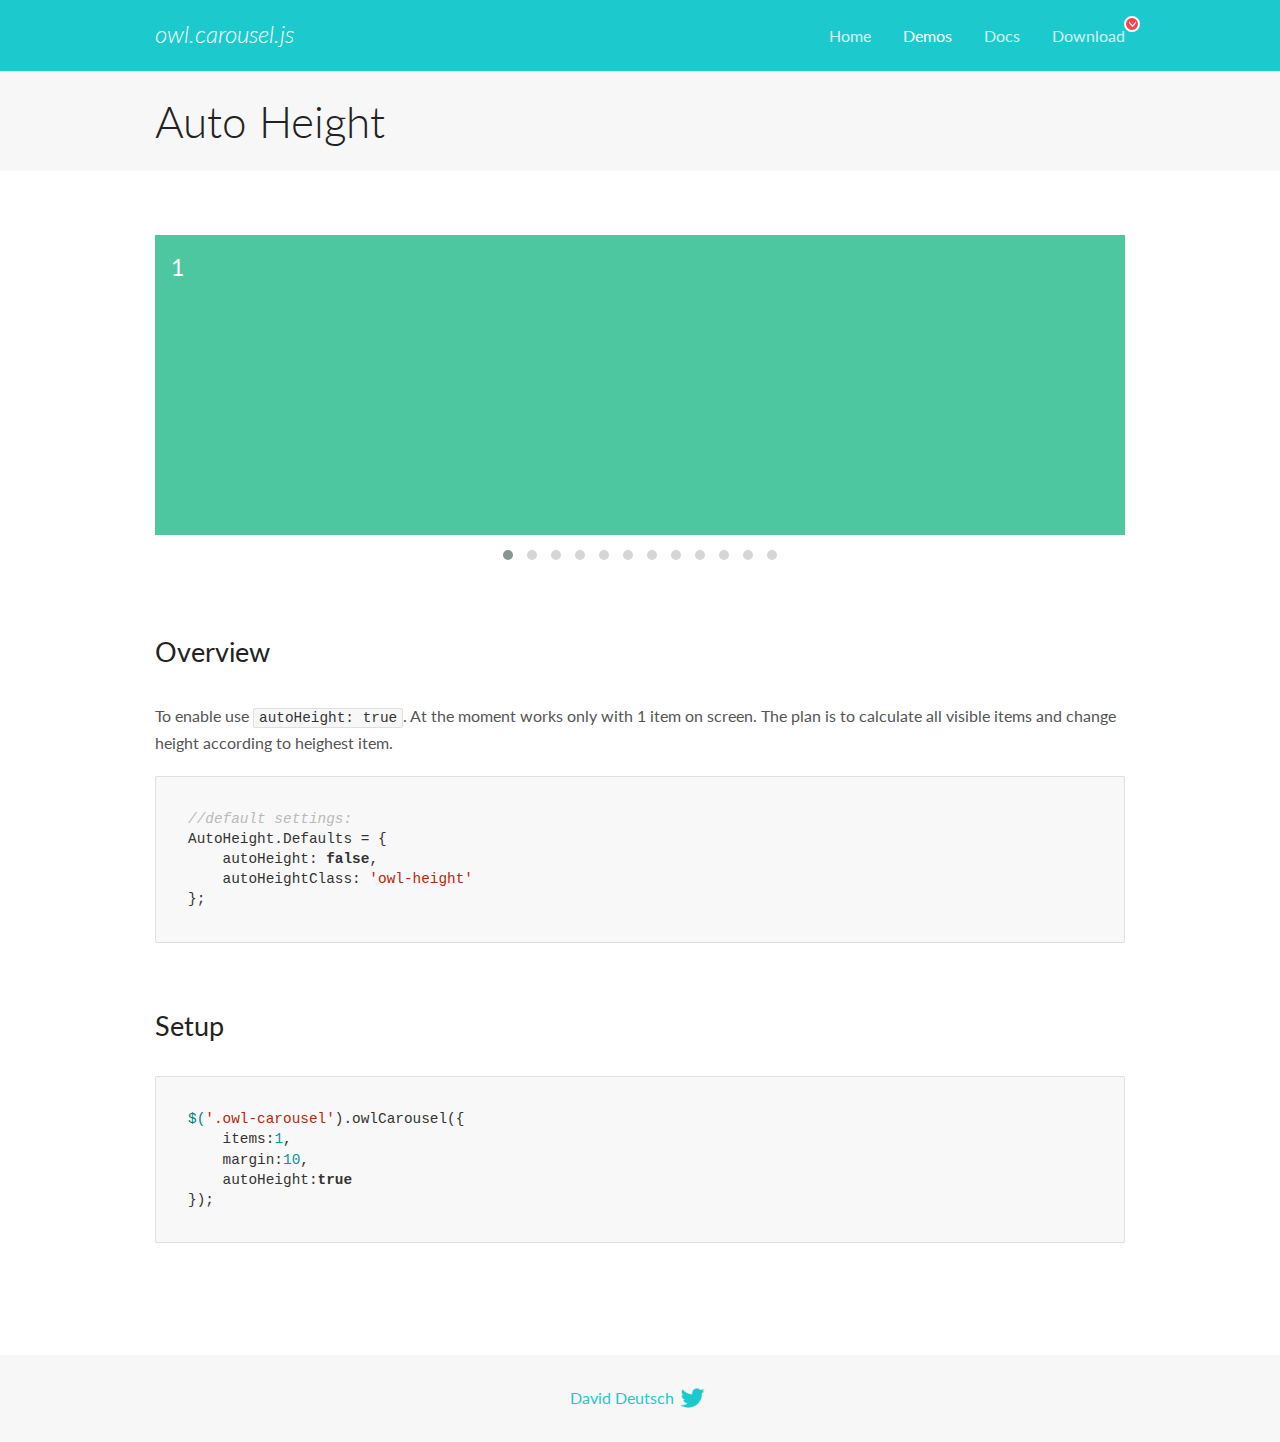
<file: owlcarousel/docs/demos/autoheight.html>
<!DOCTYPE html>
<html lang="en">
  <head>

    <!-- head -->
    <meta charset="utf-8">
    <meta name="msapplication-tap-highlight" content="no" />
    <meta name="viewport" content="width=device-width, initial-scale=1.0" />
    <meta name="description" content="autoHeight usage demo">
    <meta name="author" content="David Deutsch">
    <title>
      Auto Height Demo | Owl Carousel | 2.3.4
    </title>

    <!-- Stylesheets -->
    <link href='https://fonts.googleapis.com/css?family=Lato:300,400,700,400italic,300italic' rel='stylesheet' type='text/css'>
    <link rel="stylesheet" href="../assets/css/docs.theme.min.css">

    <!-- Owl Stylesheets -->
    <link rel="stylesheet" href="../assets/owlcarousel/assets/owl.carousel.min.css">
    <link rel="stylesheet" href="../assets/owlcarousel/assets/owl.theme.default.min.css">

    <!-- HTML5 shim and Respond.js IE8 support of HTML5 elements and media queries -->

    <!--[if lt IE 9]>
      <script src="https://oss.maxcdn.com/libs/html5shiv/3.7.0/html5shiv.js"></script>
      <script src="https://oss.maxcdn.com/libs/respond.js/1.3.0/respond.min.js"></script>
    <![endif]-->

    <!-- Favicons -->
    <link rel="apple-touch-icon-precomposed" sizes="144x144" href="../assets/ico/apple-touch-icon-144-precomposed.png">
    <link rel="shortcut icon" href="../assets/ico/favicon.png">
    <link rel="shortcut icon" href="favicon.ico">

    <!-- Yeah i know js should not be in header. Its required for demos.-->

    <!-- javascript -->
    <script src="../assets/vendors/jquery.min.js"></script>
    <script src="../assets/owlcarousel/owl.carousel.js"></script>
  </head>
  <body>

    <!-- header -->
    <header class="header">
      <div class="row">
        <div class="large-12 columns">
          <div class="brand left">
            <h3>
              <a href="/OwlCarousel2/">owl.carousel.js</a> 
            </h3>
          </div>
          <a id="toggle-nav" class="right">
            <span></span> <span></span> <span></span> 
          </a> 
          <div class="nav-bar">
            <ul class="clearfix">
              <li> <a href="/OwlCarousel2/index.html">Home</a>  </li>
              <li class="active">
                <a href="/OwlCarousel2/demos/demos.html">Demos</a> 
              </li>
              <li> <a href="/OwlCarousel2/docs/started-welcome.html">Docs</a>  </li>
              <li>
                <a href="https://github.com/OwlCarousel2/OwlCarousel2/archive/2.3.4.zip">Download</a> 
                <span class="download"></span> 
              </li>
            </ul>
          </div>
        </div>
      </div>
    </header>

    <!-- title -->
    <section class="title">
      <div class="row">
        <div class="large-12 columns">
          <h1>Auto Height</h1>
        </div>
      </div>
    </section>

    <!--  Demos -->
    <section id="demos">
      <div class="row">
        <div class="large-12 columns">
          <div class="owl-carousel owl-theme">
            <div class="item" style="height:300px">
              <h4>1</h4>
            </div>
            <div class="item" style="height:100px">
              <h4>2</h4>
            </div>
            <div class="item" style="height:500px">
              <h4>3</h4>
            </div>
            <div class="item" style="height:250px">
              <h4>4</h4>
            </div>
            <div class="item" style="height:400px">
              <h4>5</h4>
            </div>
            <div class="item" style="height:500px">
              <h4>6</h4>
            </div>
            <div class="item" style="height:600px">
              <h4>7</h4>
            </div>
            <div class="item" style="height:400px">
              <h4>8</h4>
            </div>
            <div class="item" style="height:300px">
              <h4>9</h4>
            </div>
            <div class="item" style="height:350px">
              <h4>10</h4>
            </div>
            <div class="item" style="height:200px">
              <h4>11</h4>
            </div>
            <div class="item" style="height:150px">
              <h4>12</h4>
            </div>
          </div>
          <h3 id="overview">Overview</h3>
          <p>To enable use <code>autoHeight: true</code>. At the moment works only with 1 item on screen. The plan is to calculate all visible items and change height according to heighest item.</p>
          <pre><code>//default settings:
AutoHeight.Defaults = {
    autoHeight: false,
    autoHeightClass: &#39;owl-height&#39;
};</code></pre>
          <h3 id="setup">Setup</h3>
          <pre><code>$(&#39;.owl-carousel&#39;).owlCarousel({
    items:1,
    margin:10,
    autoHeight:true
});</code></pre>
          <script>
            $(document).ready(function() {
              $('.owl-carousel').owlCarousel({
                items: 1,
                margin: 10,
                autoHeight: true
              });
            })
          </script>
        </div>
      </div>
    </section>

    <!-- footer -->
    <footer class="footer">
      <div class="row">
        <div class="large-12 columns">
          <h5>
            <a href="/OwlCarousel2/docs/support-contact.html">David Deutsch</a> 
            <a id="custom-tweet-button" href="https://twitter.com/share?url=https://github.com/OwlCarousel2/OwlCarousel2&text=Owl Carousel - This is so awesome! " target="_blank"></a> 
          </h5>
        </div>
      </div>
    </footer>

    <!-- vendors -->
    <script src="../assets/vendors/highlight.js"></script>
    <script src="../assets/js/app.js"></script>
  </body>
</html>
</file>
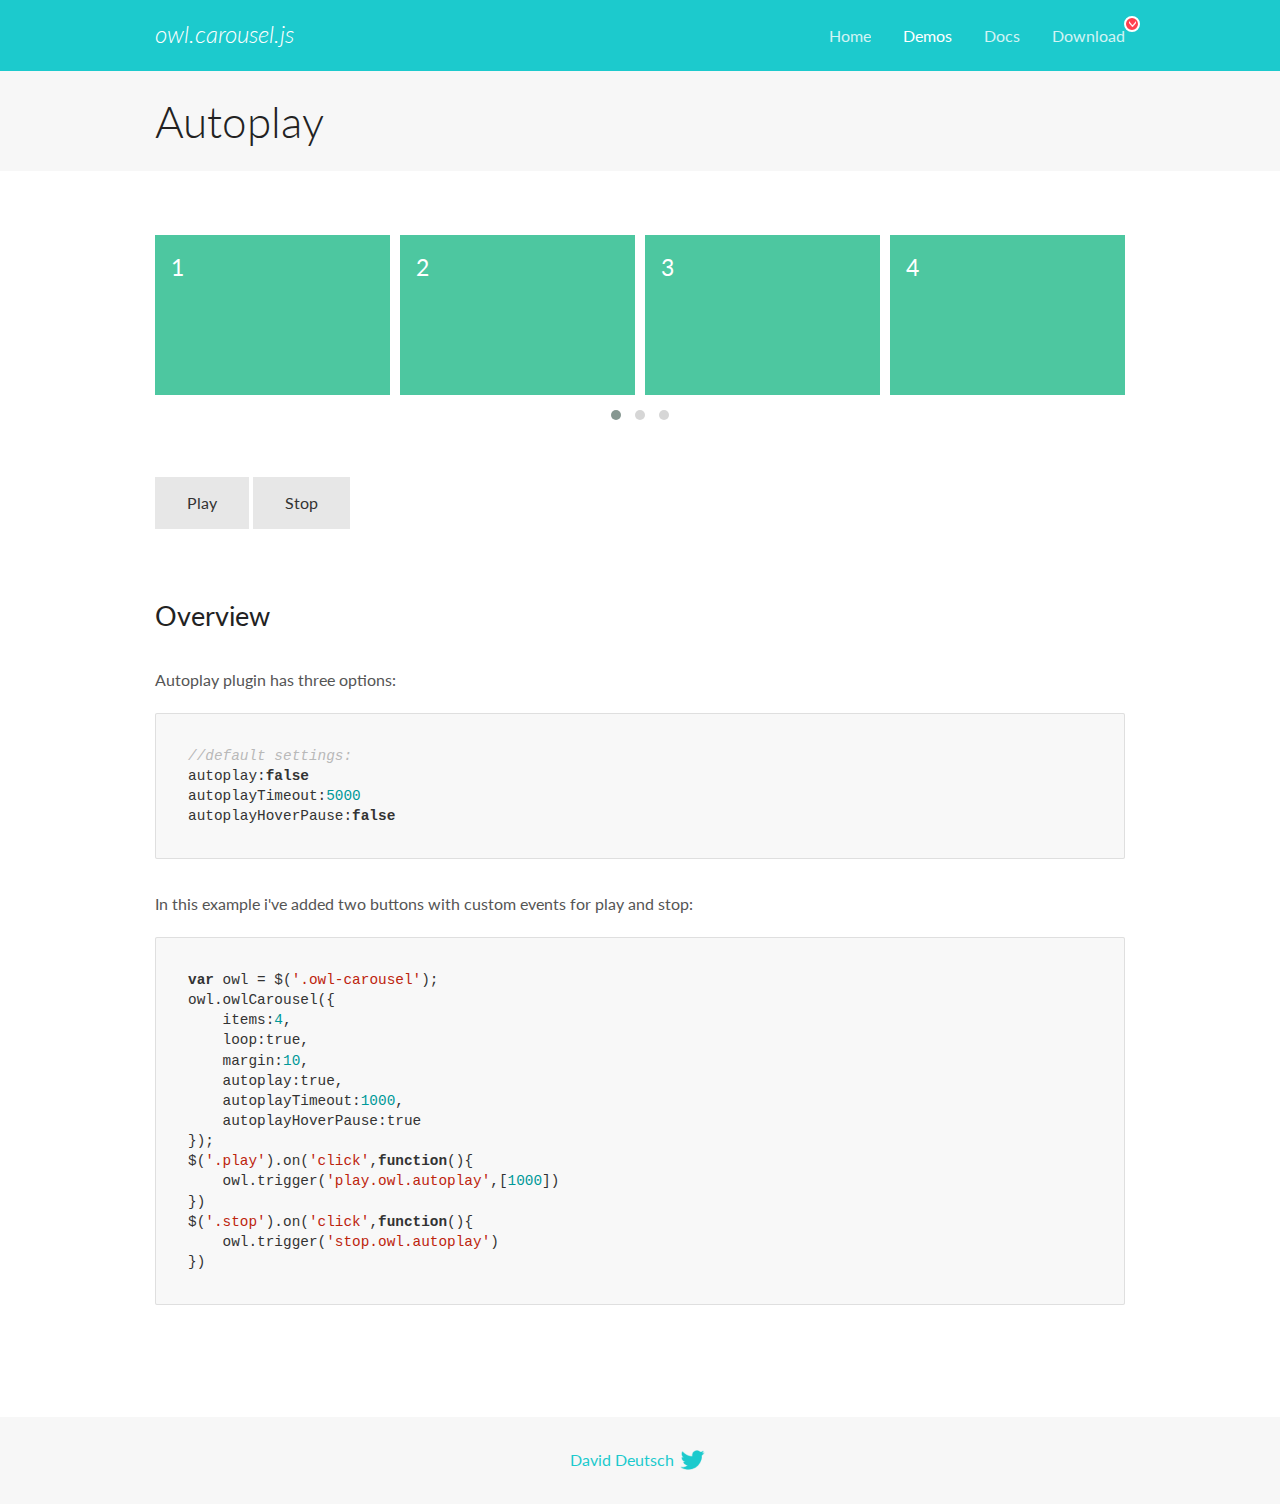
<file: owlcarousel/docs/demos/autoplay.html>
<!DOCTYPE html>
<html lang="en">
  <head>

    <!-- head -->
    <meta charset="utf-8">
    <meta name="msapplication-tap-highlight" content="no" />
    <meta name="viewport" content="width=device-width, initial-scale=1.0" />
    <meta name="description" content="Autoplay usage demo">
    <meta name="author" content="David Deutsch">
    <title>
      Autoplay Demo | Owl Carousel | 2.3.4
    </title>

    <!-- Stylesheets -->
    <link href='https://fonts.googleapis.com/css?family=Lato:300,400,700,400italic,300italic' rel='stylesheet' type='text/css'>
    <link rel="stylesheet" href="../assets/css/docs.theme.min.css">

    <!-- Owl Stylesheets -->
    <link rel="stylesheet" href="../assets/owlcarousel/assets/owl.carousel.min.css">
    <link rel="stylesheet" href="../assets/owlcarousel/assets/owl.theme.default.min.css">

    <!-- HTML5 shim and Respond.js IE8 support of HTML5 elements and media queries -->

    <!--[if lt IE 9]>
      <script src="https://oss.maxcdn.com/libs/html5shiv/3.7.0/html5shiv.js"></script>
      <script src="https://oss.maxcdn.com/libs/respond.js/1.3.0/respond.min.js"></script>
    <![endif]-->

    <!-- Favicons -->
    <link rel="apple-touch-icon-precomposed" sizes="144x144" href="../assets/ico/apple-touch-icon-144-precomposed.png">
    <link rel="shortcut icon" href="../assets/ico/favicon.png">
    <link rel="shortcut icon" href="favicon.ico">

    <!-- Yeah i know js should not be in header. Its required for demos.-->

    <!-- javascript -->
    <script src="../assets/vendors/jquery.min.js"></script>
    <script src="../assets/owlcarousel/owl.carousel.js"></script>
  </head>
  <body>

    <!-- header -->
    <header class="header">
      <div class="row">
        <div class="large-12 columns">
          <div class="brand left">
            <h3>
              <a href="/OwlCarousel2/">owl.carousel.js</a> 
            </h3>
          </div>
          <a id="toggle-nav" class="right">
            <span></span> <span></span> <span></span> 
          </a> 
          <div class="nav-bar">
            <ul class="clearfix">
              <li> <a href="/OwlCarousel2/index.html">Home</a>  </li>
              <li class="active">
                <a href="/OwlCarousel2/demos/demos.html">Demos</a> 
              </li>
              <li> <a href="/OwlCarousel2/docs/started-welcome.html">Docs</a>  </li>
              <li>
                <a href="https://github.com/OwlCarousel2/OwlCarousel2/archive/2.3.4.zip">Download</a> 
                <span class="download"></span> 
              </li>
            </ul>
          </div>
        </div>
      </div>
    </header>

    <!-- title -->
    <section class="title">
      <div class="row">
        <div class="large-12 columns">
          <h1>Autoplay</h1>
        </div>
      </div>
    </section>

    <!--  Demos -->
    <section id="demos">
      <div class="row">
        <div class="large-12 columns">
          <div class="owl-carousel owl-theme">
            <div class="item">
              <h4>1</h4>
            </div>
            <div class="item">
              <h4>2</h4>
            </div>
            <div class="item">
              <h4>3</h4>
            </div>
            <div class="item">
              <h4>4</h4>
            </div>
            <div class="item">
              <h4>5</h4>
            </div>
            <div class="item">
              <h4>6</h4>
            </div>
            <div class="item">
              <h4>7</h4>
            </div>
            <div class="item">
              <h4>8</h4>
            </div>
            <div class="item">
              <h4>9</h4>
            </div>
            <div class="item">
              <h4>10</h4>
            </div>
            <div class="item">
              <h4>11</h4>
            </div>
            <div class="item">
              <h4>12</h4>
            </div>
          </div>
          <a class="button secondary play">Play</a> 
          <a class="button secondary stop">Stop</a> 
          <h3 id="overview">Overview</h3>
          <p>Autoplay plugin has three options:</p>
          <pre><code>//default settings:
autoplay:false
autoplayTimeout:5000
autoplayHoverPause:false</code></pre>
          <p>In this example i&#39;ve added two buttons with custom events for play and stop:</p>
          <pre><code>var owl = $(&#39;.owl-carousel&#39;);
owl.owlCarousel({
    items:4,
    loop:true,
    margin:10,
    autoplay:true,
    autoplayTimeout:1000,
    autoplayHoverPause:true
});
$(&#39;.play&#39;).on(&#39;click&#39;,function(){
    owl.trigger(&#39;play.owl.autoplay&#39;,[1000])
})
$(&#39;.stop&#39;).on(&#39;click&#39;,function(){
    owl.trigger(&#39;stop.owl.autoplay&#39;)
})</code></pre>
          <script>
            $(document).ready(function() {
              var owl = $('.owl-carousel');
              owl.owlCarousel({
                items: 4,
                loop: true,
                margin: 10,
                autoplay: true,
                autoplayTimeout: 1000,
                autoplayHoverPause: true
              });
              $('.play').on('click', function() {
                owl.trigger('play.owl.autoplay', [1000])
              })
              $('.stop').on('click', function() {
                owl.trigger('stop.owl.autoplay')
              })
            })
          </script>
        </div>
      </div>
    </section>

    <!-- footer -->
    <footer class="footer">
      <div class="row">
        <div class="large-12 columns">
          <h5>
            <a href="/OwlCarousel2/docs/support-contact.html">David Deutsch</a> 
            <a id="custom-tweet-button" href="https://twitter.com/share?url=https://github.com/OwlCarousel2/OwlCarousel2&text=Owl Carousel - This is so awesome! " target="_blank"></a> 
          </h5>
        </div>
      </div>
    </footer>

    <!-- vendors -->
    <script src="../assets/vendors/highlight.js"></script>
    <script src="../assets/js/app.js"></script>
  </body>
</html>
</file>
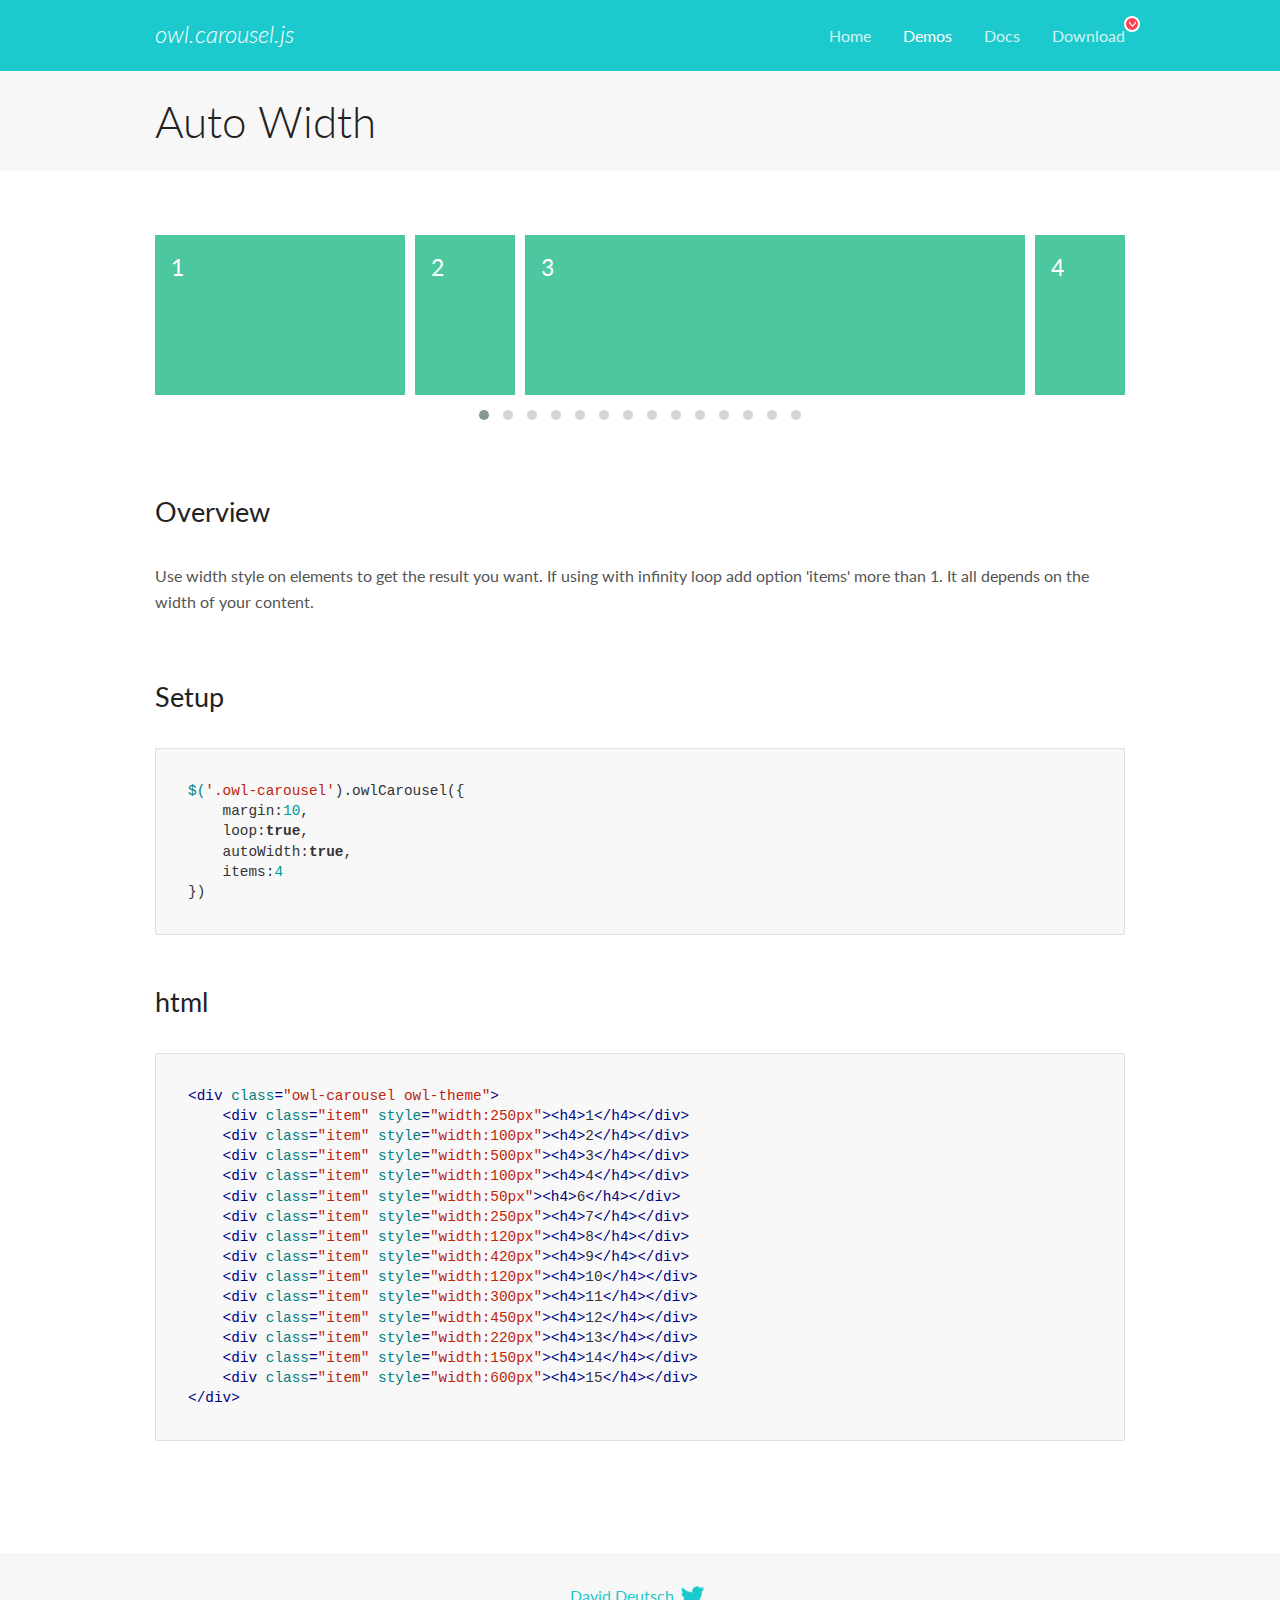
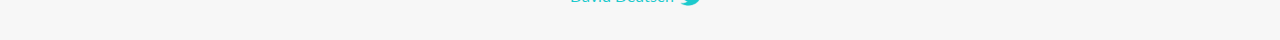
<file: owlcarousel/docs/demos/autowidth.html>
<!DOCTYPE html>
<html lang="en">
  <head>

    <!-- head -->
    <meta charset="utf-8">
    <meta name="msapplication-tap-highlight" content="no" />
    <meta name="viewport" content="width=device-width, initial-scale=1.0" />
    <meta name="description" content="Auto Width">
    <meta name="author" content="David Deutsch">
    <title>
      Auto Width Demo | Owl Carousel | 2.3.4
    </title>

    <!-- Stylesheets -->
    <link href='https://fonts.googleapis.com/css?family=Lato:300,400,700,400italic,300italic' rel='stylesheet' type='text/css'>
    <link rel="stylesheet" href="../assets/css/docs.theme.min.css">

    <!-- Owl Stylesheets -->
    <link rel="stylesheet" href="../assets/owlcarousel/assets/owl.carousel.min.css">
    <link rel="stylesheet" href="../assets/owlcarousel/assets/owl.theme.default.min.css">

    <!-- HTML5 shim and Respond.js IE8 support of HTML5 elements and media queries -->

    <!--[if lt IE 9]>
      <script src="https://oss.maxcdn.com/libs/html5shiv/3.7.0/html5shiv.js"></script>
      <script src="https://oss.maxcdn.com/libs/respond.js/1.3.0/respond.min.js"></script>
    <![endif]-->

    <!-- Favicons -->
    <link rel="apple-touch-icon-precomposed" sizes="144x144" href="../assets/ico/apple-touch-icon-144-precomposed.png">
    <link rel="shortcut icon" href="../assets/ico/favicon.png">
    <link rel="shortcut icon" href="favicon.ico">

    <!-- Yeah i know js should not be in header. Its required for demos.-->

    <!-- javascript -->
    <script src="../assets/vendors/jquery.min.js"></script>
    <script src="../assets/owlcarousel/owl.carousel.js"></script>
  </head>
  <body>

    <!-- header -->
    <header class="header">
      <div class="row">
        <div class="large-12 columns">
          <div class="brand left">
            <h3>
              <a href="/OwlCarousel2/">owl.carousel.js</a> 
            </h3>
          </div>
          <a id="toggle-nav" class="right">
            <span></span> <span></span> <span></span> 
          </a> 
          <div class="nav-bar">
            <ul class="clearfix">
              <li> <a href="/OwlCarousel2/index.html">Home</a>  </li>
              <li class="active">
                <a href="/OwlCarousel2/demos/demos.html">Demos</a> 
              </li>
              <li> <a href="/OwlCarousel2/docs/started-welcome.html">Docs</a>  </li>
              <li>
                <a href="https://github.com/OwlCarousel2/OwlCarousel2/archive/2.3.4.zip">Download</a> 
                <span class="download"></span> 
              </li>
            </ul>
          </div>
        </div>
      </div>
    </header>

    <!-- title -->
    <section class="title">
      <div class="row">
        <div class="large-12 columns">
          <h1>Auto Width</h1>
        </div>
      </div>
    </section>

    <!--  Demos -->
    <section id="demos">
      <div class="row">
        <div class="large-12 columns">
          <div class="owl-carousel owl-theme">
            <div class="item" style="width:250px">
              <h4>1</h4>
            </div>
            <div class="item" style="width:100px">
              <h4>2</h4>
            </div>
            <div class="item" style="width:500px">
              <h4>3</h4>
            </div>
            <div class="item" style="width:100px">
              <h4>4</h4>
            </div>
            <div class="item" style="width:50px">
              <h4>6</h4>
            </div>
            <div class="item" style="width:250px">
              <h4>7</h4>
            </div>
            <div class="item" style="width:120px">
              <h4>8</h4>
            </div>
            <div class="item" style="width:420px">
              <h4>9</h4>
            </div>
            <div class="item" style="width:120px">
              <h4>10</h4>
            </div>
            <div class="item" style="width:300px">
              <h4>11</h4>
            </div>
            <div class="item" style="width:450px">
              <h4>12</h4>
            </div>
            <div class="item" style="width:220px">
              <h4>13</h4>
            </div>
            <div class="item" style="width:150px">
              <h4>14</h4>
            </div>
            <div class="item" style="width:600px">
              <h4>15</h4>
            </div>
          </div>
          <h3 id="overview">Overview</h3>
          <p>Use width style on elements to get the result you want. If using with infinity loop add option &#39;items&#39; more than 1. It all depends on the width of your content.</p>
          <h3 id="setup">Setup</h3>
          <pre><code>$(&#39;.owl-carousel&#39;).owlCarousel({
    margin:10,
    loop:true,
    autoWidth:true,
    items:4
})</code></pre>
          <h3 id="html">html</h3>
          <pre><code>&lt;div class=&quot;owl-carousel owl-theme&quot;&gt;
    &lt;div class=&quot;item&quot; style=&quot;width:250px&quot;&gt;&lt;h4&gt;1&lt;/h4&gt;&lt;/div&gt;
    &lt;div class=&quot;item&quot; style=&quot;width:100px&quot;&gt;&lt;h4&gt;2&lt;/h4&gt;&lt;/div&gt;
    &lt;div class=&quot;item&quot; style=&quot;width:500px&quot;&gt;&lt;h4&gt;3&lt;/h4&gt;&lt;/div&gt;
    &lt;div class=&quot;item&quot; style=&quot;width:100px&quot;&gt;&lt;h4&gt;4&lt;/h4&gt;&lt;/div&gt;
    &lt;div class=&quot;item&quot; style=&quot;width:50px&quot;&gt;&lt;h4&gt;6&lt;/h4&gt;&lt;/div&gt;
    &lt;div class=&quot;item&quot; style=&quot;width:250px&quot;&gt;&lt;h4&gt;7&lt;/h4&gt;&lt;/div&gt;
    &lt;div class=&quot;item&quot; style=&quot;width:120px&quot;&gt;&lt;h4&gt;8&lt;/h4&gt;&lt;/div&gt;
    &lt;div class=&quot;item&quot; style=&quot;width:420px&quot;&gt;&lt;h4&gt;9&lt;/h4&gt;&lt;/div&gt;
    &lt;div class=&quot;item&quot; style=&quot;width:120px&quot;&gt;&lt;h4&gt;10&lt;/h4&gt;&lt;/div&gt;
    &lt;div class=&quot;item&quot; style=&quot;width:300px&quot;&gt;&lt;h4&gt;11&lt;/h4&gt;&lt;/div&gt;
    &lt;div class=&quot;item&quot; style=&quot;width:450px&quot;&gt;&lt;h4&gt;12&lt;/h4&gt;&lt;/div&gt;
    &lt;div class=&quot;item&quot; style=&quot;width:220px&quot;&gt;&lt;h4&gt;13&lt;/h4&gt;&lt;/div&gt;
    &lt;div class=&quot;item&quot; style=&quot;width:150px&quot;&gt;&lt;h4&gt;14&lt;/h4&gt;&lt;/div&gt;
    &lt;div class=&quot;item&quot; style=&quot;width:600px&quot;&gt;&lt;h4&gt;15&lt;/h4&gt;&lt;/div&gt;
&lt;/div&gt;</code></pre>
          <script>
            $(document).ready(function() {
              $('.owl-carousel').owlCarousel({
                margin: 10,
                loop: true,
                autoWidth: true,
                items: 4
              })
            })
          </script>
        </div>
      </div>
    </section>

    <!-- footer -->
    <footer class="footer">
      <div class="row">
        <div class="large-12 columns">
          <h5>
            <a href="/OwlCarousel2/docs/support-contact.html">David Deutsch</a> 
            <a id="custom-tweet-button" href="https://twitter.com/share?url=https://github.com/OwlCarousel2/OwlCarousel2&text=Owl Carousel - This is so awesome! " target="_blank"></a> 
          </h5>
        </div>
      </div>
    </footer>

    <!-- vendors -->
    <script src="../assets/vendors/highlight.js"></script>
    <script src="../assets/js/app.js"></script>
  </body>
</html>
</file>
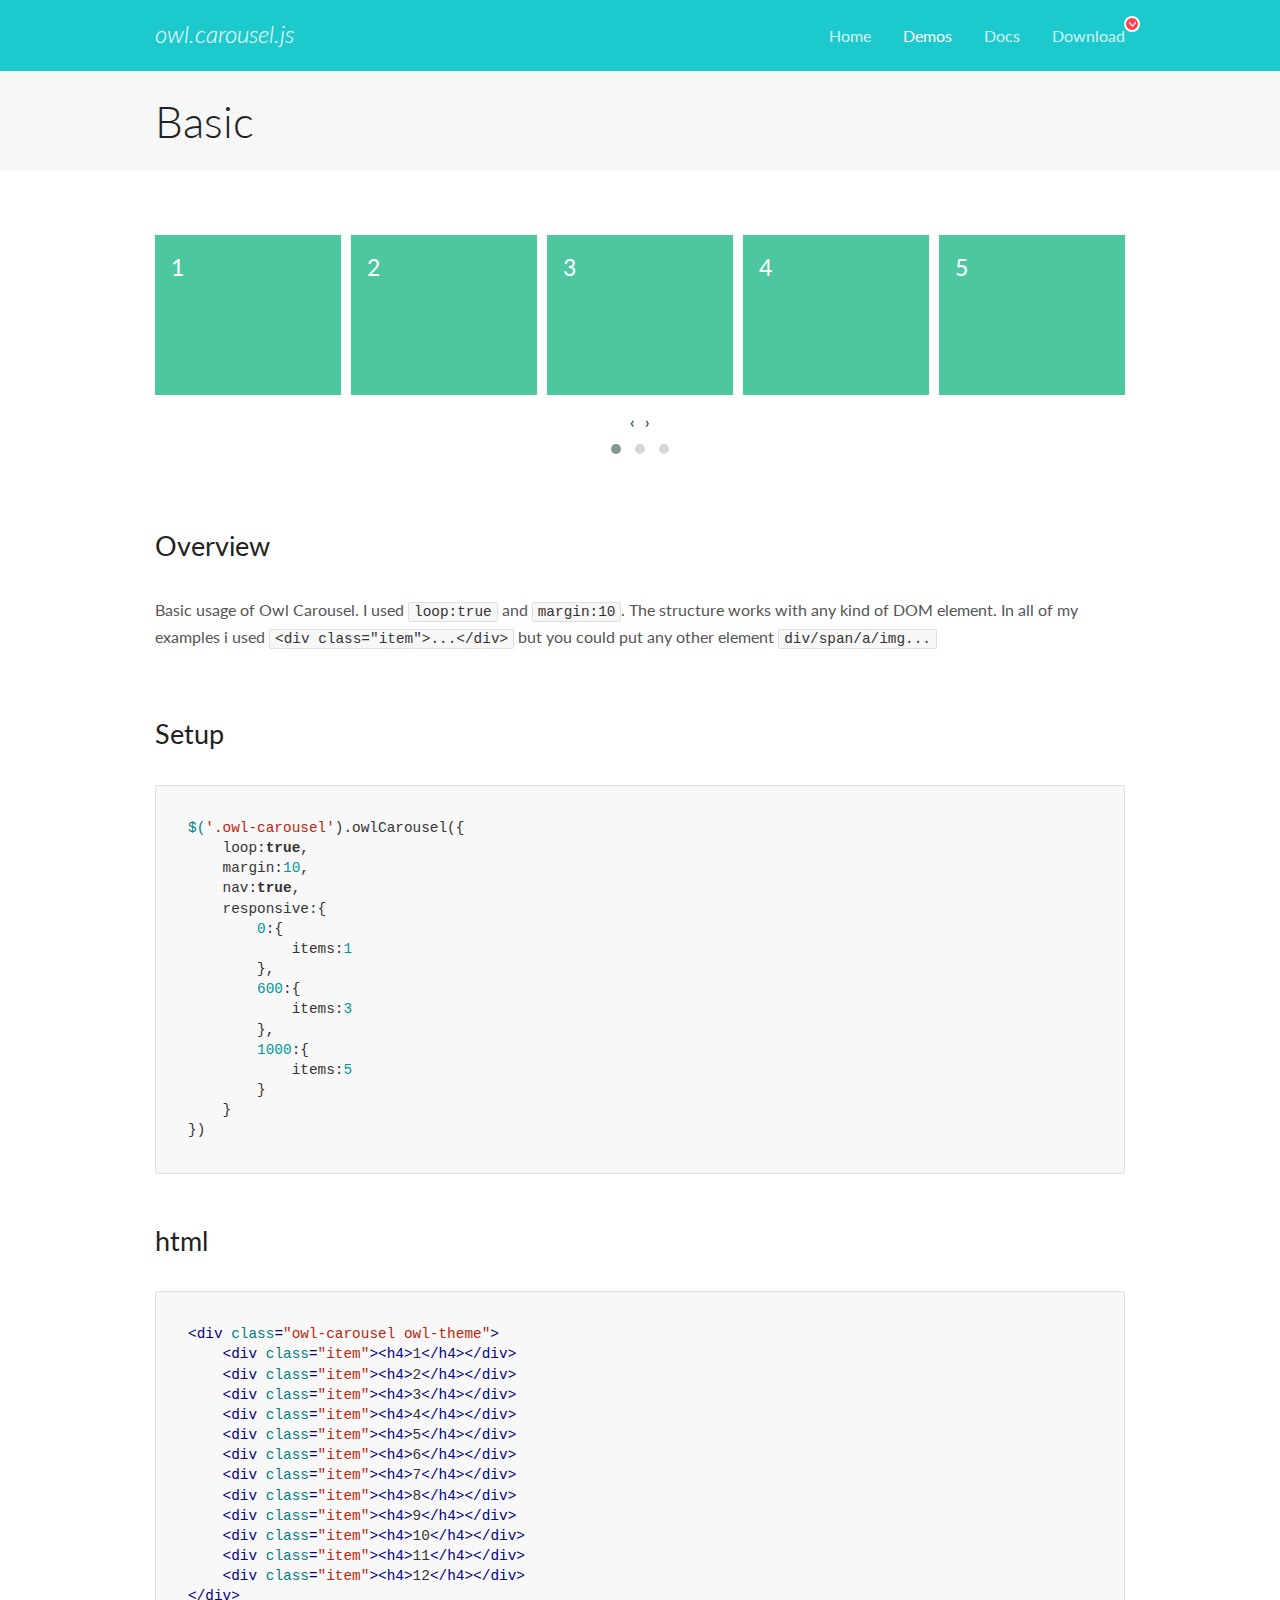
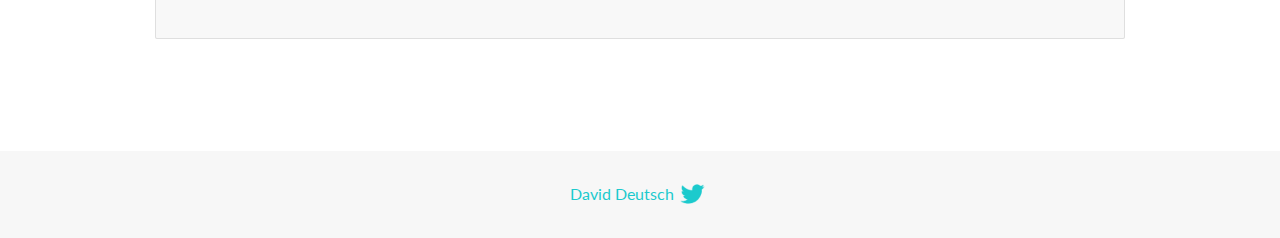
<file: owlcarousel/docs/demos/basic.html>
<!DOCTYPE html>
<html lang="en">
  <head>

    <!-- head -->
    <meta charset="utf-8">
    <meta name="msapplication-tap-highlight" content="no" />
    <meta name="viewport" content="width=device-width, initial-scale=1.0" />
    <meta name="description" content="Basic usage demo">
    <meta name="author" content="David Deutsch">
    <title>
      Basic Demo | Owl Carousel | 2.3.4
    </title>

    <!-- Stylesheets -->
    <link href='https://fonts.googleapis.com/css?family=Lato:300,400,700,400italic,300italic' rel='stylesheet' type='text/css'>
    <link rel="stylesheet" href="../assets/css/docs.theme.min.css">

    <!-- Owl Stylesheets -->
    <link rel="stylesheet" href="../assets/owlcarousel/assets/owl.carousel.min.css">
    <link rel="stylesheet" href="../assets/owlcarousel/assets/owl.theme.default.min.css">

    <!-- HTML5 shim and Respond.js IE8 support of HTML5 elements and media queries -->

    <!--[if lt IE 9]>
      <script src="https://oss.maxcdn.com/libs/html5shiv/3.7.0/html5shiv.js"></script>
      <script src="https://oss.maxcdn.com/libs/respond.js/1.3.0/respond.min.js"></script>
    <![endif]-->

    <!-- Favicons -->
    <link rel="apple-touch-icon-precomposed" sizes="144x144" href="../assets/ico/apple-touch-icon-144-precomposed.png">
    <link rel="shortcut icon" href="../assets/ico/favicon.png">
    <link rel="shortcut icon" href="favicon.ico">

    <!-- Yeah i know js should not be in header. Its required for demos.-->

    <!-- javascript -->
    <script src="../assets/vendors/jquery.min.js"></script>
    <script src="../assets/owlcarousel/owl.carousel.js"></script>
  </head>
  <body>

    <!-- header -->
    <header class="header">
      <div class="row">
        <div class="large-12 columns">
          <div class="brand left">
            <h3>
              <a href="/OwlCarousel2/">owl.carousel.js</a> 
            </h3>
          </div>
          <a id="toggle-nav" class="right">
            <span></span> <span></span> <span></span> 
          </a> 
          <div class="nav-bar">
            <ul class="clearfix">
              <li> <a href="/OwlCarousel2/index.html">Home</a>  </li>
              <li class="active">
                <a href="/OwlCarousel2/demos/demos.html">Demos</a> 
              </li>
              <li> <a href="/OwlCarousel2/docs/started-welcome.html">Docs</a>  </li>
              <li>
                <a href="https://github.com/OwlCarousel2/OwlCarousel2/archive/2.3.4.zip">Download</a> 
                <span class="download"></span> 
              </li>
            </ul>
          </div>
        </div>
      </div>
    </header>

    <!-- title -->
    <section class="title">
      <div class="row">
        <div class="large-12 columns">
          <h1>Basic</h1>
        </div>
      </div>
    </section>

    <!--  Demos -->
    <section id="demos">
      <div class="row">
        <div class="large-12 columns">
          <div class="owl-carousel owl-theme">
            <div class="item">
              <h4>1</h4>
            </div>
            <div class="item">
              <h4>2</h4>
            </div>
            <div class="item">
              <h4>3</h4>
            </div>
            <div class="item">
              <h4>4</h4>
            </div>
            <div class="item">
              <h4>5</h4>
            </div>
            <div class="item">
              <h4>6</h4>
            </div>
            <div class="item">
              <h4>7</h4>
            </div>
            <div class="item">
              <h4>8</h4>
            </div>
            <div class="item">
              <h4>9</h4>
            </div>
            <div class="item">
              <h4>10</h4>
            </div>
            <div class="item">
              <h4>11</h4>
            </div>
            <div class="item">
              <h4>12</h4>
            </div>
          </div>
          <h3 id="overview">Overview</h3>
          <p>Basic usage of Owl Carousel. I used <code>loop:true</code> and <code>margin:10</code>. The structure works with any kind of DOM element. In all of my examples i used <code>&lt;div class=&quot;item&quot;&gt;...&lt;/div&gt;</code> but you could
            put any other element <code>div/span/a/img...</code></p>
          <h3 id="setup">Setup</h3>
          <pre><code>$(&#39;.owl-carousel&#39;).owlCarousel({
    loop:true,
    margin:10,
    nav:true,
    responsive:{
        0:{
            items:1
        },
        600:{
            items:3
        },
        1000:{
            items:5
        }
    }
})</code></pre>
          <h3 id="html">html</h3>
          <pre><code>&lt;div class=&quot;owl-carousel owl-theme&quot;&gt;
    &lt;div class=&quot;item&quot;&gt;&lt;h4&gt;1&lt;/h4&gt;&lt;/div&gt;
    &lt;div class=&quot;item&quot;&gt;&lt;h4&gt;2&lt;/h4&gt;&lt;/div&gt;
    &lt;div class=&quot;item&quot;&gt;&lt;h4&gt;3&lt;/h4&gt;&lt;/div&gt;
    &lt;div class=&quot;item&quot;&gt;&lt;h4&gt;4&lt;/h4&gt;&lt;/div&gt;
    &lt;div class=&quot;item&quot;&gt;&lt;h4&gt;5&lt;/h4&gt;&lt;/div&gt;
    &lt;div class=&quot;item&quot;&gt;&lt;h4&gt;6&lt;/h4&gt;&lt;/div&gt;
    &lt;div class=&quot;item&quot;&gt;&lt;h4&gt;7&lt;/h4&gt;&lt;/div&gt;
    &lt;div class=&quot;item&quot;&gt;&lt;h4&gt;8&lt;/h4&gt;&lt;/div&gt;
    &lt;div class=&quot;item&quot;&gt;&lt;h4&gt;9&lt;/h4&gt;&lt;/div&gt;
    &lt;div class=&quot;item&quot;&gt;&lt;h4&gt;10&lt;/h4&gt;&lt;/div&gt;
    &lt;div class=&quot;item&quot;&gt;&lt;h4&gt;11&lt;/h4&gt;&lt;/div&gt;
    &lt;div class=&quot;item&quot;&gt;&lt;h4&gt;12&lt;/h4&gt;&lt;/div&gt;
&lt;/div&gt;</code></pre>
          <script>
            $(document).ready(function() {
              var owl = $('.owl-carousel');
              owl.owlCarousel({
                margin: 10,
                nav: true,
                loop: true,
                responsive: {
                  0: {
                    items: 1
                  },
                  600: {
                    items: 3
                  },
                  1000: {
                    items: 5
                  }
                }
              })
            })
          </script>
        </div>
      </div>
    </section>

    <!-- footer -->
    <footer class="footer">
      <div class="row">
        <div class="large-12 columns">
          <h5>
            <a href="/OwlCarousel2/docs/support-contact.html">David Deutsch</a> 
            <a id="custom-tweet-button" href="https://twitter.com/share?url=https://github.com/OwlCarousel2/OwlCarousel2&text=Owl Carousel - This is so awesome! " target="_blank"></a> 
          </h5>
        </div>
      </div>
    </footer>

    <!-- vendors -->
    <script src="../assets/vendors/highlight.js"></script>
    <script src="../assets/js/app.js"></script>
  </body>
</html>
</file>
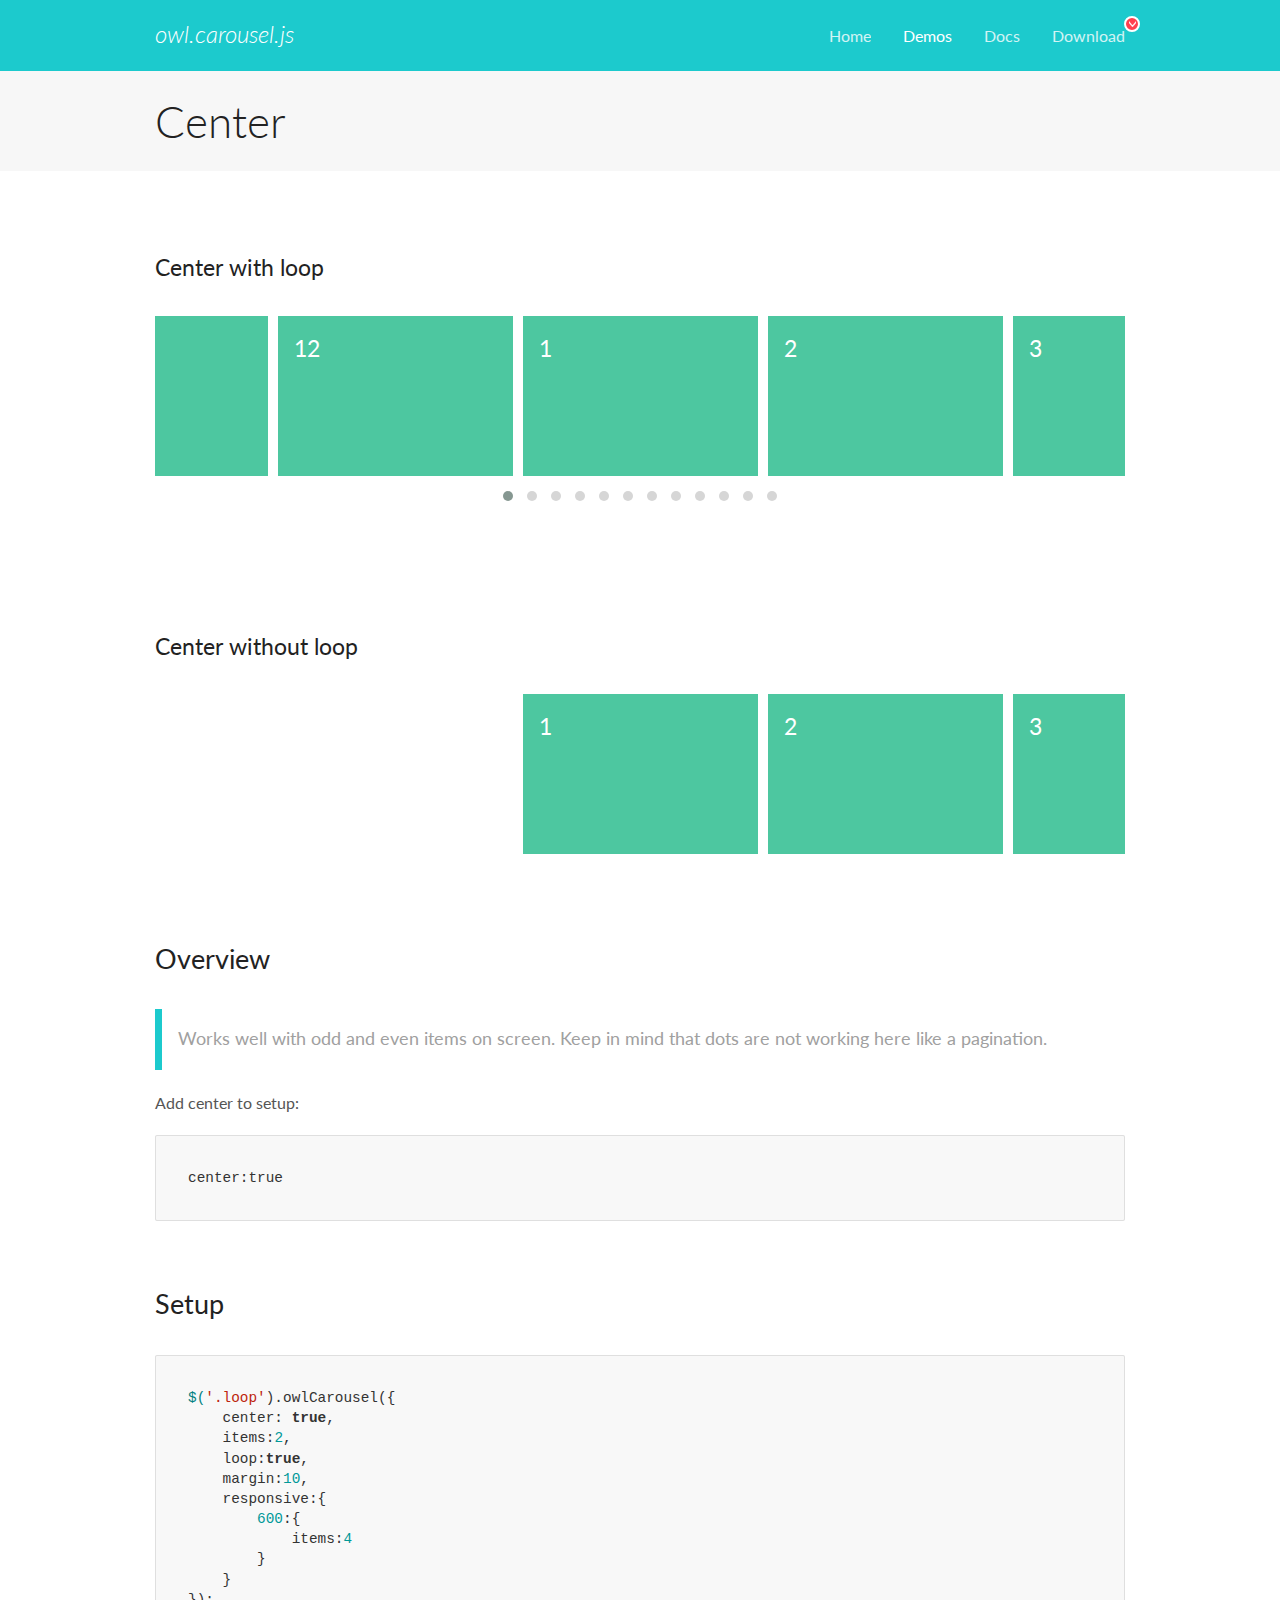
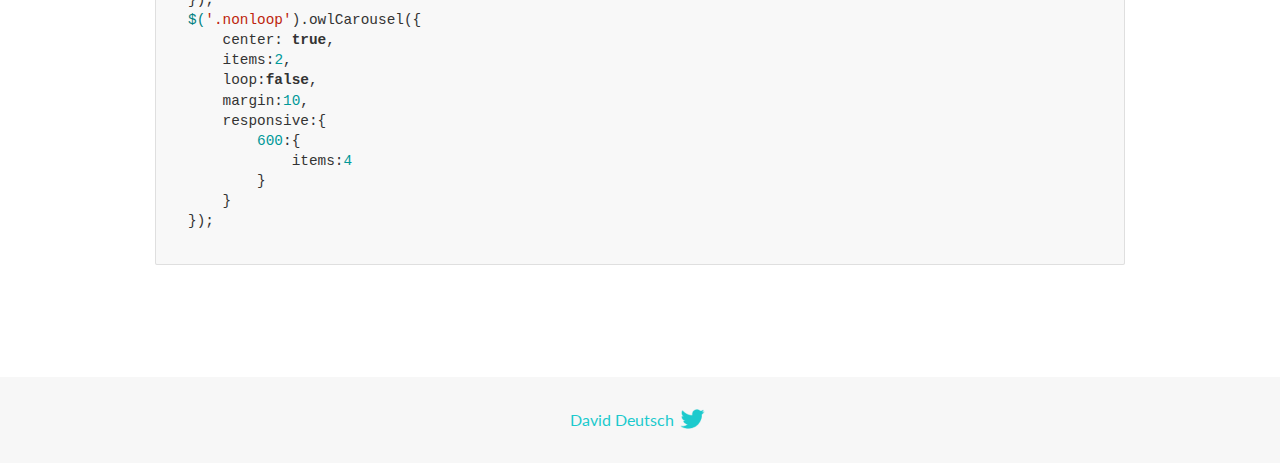
<file: owlcarousel/docs/demos/center.html>
<!DOCTYPE html>
<html lang="en">
  <head>

    <!-- head -->
    <meta charset="utf-8">
    <meta name="msapplication-tap-highlight" content="no" />
    <meta name="viewport" content="width=device-width, initial-scale=1.0" />
    <meta name="description" content="Center carousel">
    <meta name="author" content="David Deutsch">
    <title>
      Center Demo | Owl Carousel | 2.3.4
    </title>

    <!-- Stylesheets -->
    <link href='https://fonts.googleapis.com/css?family=Lato:300,400,700,400italic,300italic' rel='stylesheet' type='text/css'>
    <link rel="stylesheet" href="../assets/css/docs.theme.min.css">

    <!-- Owl Stylesheets -->
    <link rel="stylesheet" href="../assets/owlcarousel/assets/owl.carousel.min.css">
    <link rel="stylesheet" href="../assets/owlcarousel/assets/owl.theme.default.min.css">

    <!-- HTML5 shim and Respond.js IE8 support of HTML5 elements and media queries -->

    <!--[if lt IE 9]>
      <script src="https://oss.maxcdn.com/libs/html5shiv/3.7.0/html5shiv.js"></script>
      <script src="https://oss.maxcdn.com/libs/respond.js/1.3.0/respond.min.js"></script>
    <![endif]-->

    <!-- Favicons -->
    <link rel="apple-touch-icon-precomposed" sizes="144x144" href="../assets/ico/apple-touch-icon-144-precomposed.png">
    <link rel="shortcut icon" href="../assets/ico/favicon.png">
    <link rel="shortcut icon" href="favicon.ico">

    <!-- Yeah i know js should not be in header. Its required for demos.-->

    <!-- javascript -->
    <script src="../assets/vendors/jquery.min.js"></script>
    <script src="../assets/owlcarousel/owl.carousel.js"></script>
  </head>
  <body>

    <!-- header -->
    <header class="header">
      <div class="row">
        <div class="large-12 columns">
          <div class="brand left">
            <h3>
              <a href="/OwlCarousel2/">owl.carousel.js</a> 
            </h3>
          </div>
          <a id="toggle-nav" class="right">
            <span></span> <span></span> <span></span> 
          </a> 
          <div class="nav-bar">
            <ul class="clearfix">
              <li> <a href="/OwlCarousel2/index.html">Home</a>  </li>
              <li class="active">
                <a href="/OwlCarousel2/demos/demos.html">Demos</a> 
              </li>
              <li> <a href="/OwlCarousel2/docs/started-welcome.html">Docs</a>  </li>
              <li>
                <a href="https://github.com/OwlCarousel2/OwlCarousel2/archive/2.3.4.zip">Download</a> 
                <span class="download"></span> 
              </li>
            </ul>
          </div>
        </div>
      </div>
    </header>

    <!-- title -->
    <section class="title">
      <div class="row">
        <div class="large-12 columns">
          <h1>Center</h1>
        </div>
      </div>
    </section>

    <!--  Demos -->
    <section id="demos">
      <div class="row">
        <div class="large-12 columns">
          <h4 id="center-with-loop">Center with loop</h4>
          <div class="loop owl-carousel owl-theme">
            <div class="item">
              <h4>1</h4>
            </div>
            <div class="item">
              <h4>2</h4>
            </div>
            <div class="item">
              <h4>3</h4>
            </div>
            <div class="item">
              <h4>4</h4>
            </div>
            <div class="item">
              <h4>5</h4>
            </div>
            <div class="item">
              <h4>6</h4>
            </div>
            <div class="item">
              <h4>7</h4>
            </div>
            <div class="item">
              <h4>8</h4>
            </div>
            <div class="item">
              <h4>9</h4>
            </div>
            <div class="item">
              <h4>10</h4>
            </div>
            <div class="item">
              <h4>11</h4>
            </div>
            <div class="item">
              <h4>12</h4>
            </div>
          </div>
          <br>
          <h4 id="center-without-loop">Center without loop</h4>
          <div class="nonloop owl-carousel">
            <div class="item">
              <h4>1</h4>
            </div>
            <div class="item">
              <h4>2</h4>
            </div>
            <div class="item">
              <h4>3</h4>
            </div>
            <div class="item">
              <h4>4</h4>
            </div>
            <div class="item">
              <h4>5</h4>
            </div>
            <div class="item">
              <h4>6</h4>
            </div>
            <div class="item">
              <h4>7</h4>
            </div>
            <div class="item">
              <h4>8</h4>
            </div>
            <div class="item">
              <h4>9</h4>
            </div>
            <div class="item">
              <h4>10</h4>
            </div>
            <div class="item">
              <h4>11</h4>
            </div>
            <div class="item">
              <h4>12</h4>
            </div>
          </div>
          <h3 id="overview">Overview</h3>
          <blockquote>
            <p>Works well with odd and even items on screen. Keep in mind that dots are not working here like a pagination.</p>
          </blockquote>
          <p>Add center to setup:</p>
          <pre><code>center:true</code></pre>
          <h3 id="setup">Setup</h3>
          <pre><code>$(&#39;.loop&#39;).owlCarousel({
    center: true,
    items:2,
    loop:true,
    margin:10,
    responsive:{
        600:{
            items:4
        }
    }
});
$(&#39;.nonloop&#39;).owlCarousel({
    center: true,
    items:2,
    loop:false,
    margin:10,
    responsive:{
        600:{
            items:4
        }
    }
});</code></pre>
          <script>
            jQuery(document).ready(function($) {
              $('.loop').owlCarousel({
                center: true,
                items: 2,
                loop: true,
                margin: 10,
                responsive: {
                  600: {
                    items: 4
                  }
                }
              });
              $('.nonloop').owlCarousel({
                center: true,
                items: 2,
                loop: false,
                margin: 10,
                responsive: {
                  600: {
                    items: 4
                  }
                }
              });
            });
          </script>
        </div>
      </div>
    </section>

    <!-- footer -->
    <footer class="footer">
      <div class="row">
        <div class="large-12 columns">
          <h5>
            <a href="/OwlCarousel2/docs/support-contact.html">David Deutsch</a> 
            <a id="custom-tweet-button" href="https://twitter.com/share?url=https://github.com/OwlCarousel2/OwlCarousel2&text=Owl Carousel - This is so awesome! " target="_blank"></a> 
          </h5>
        </div>
      </div>
    </footer>

    <!-- vendors -->
    <script src="../assets/vendors/highlight.js"></script>
    <script src="../assets/js/app.js"></script>
  </body>
</html>
</file>
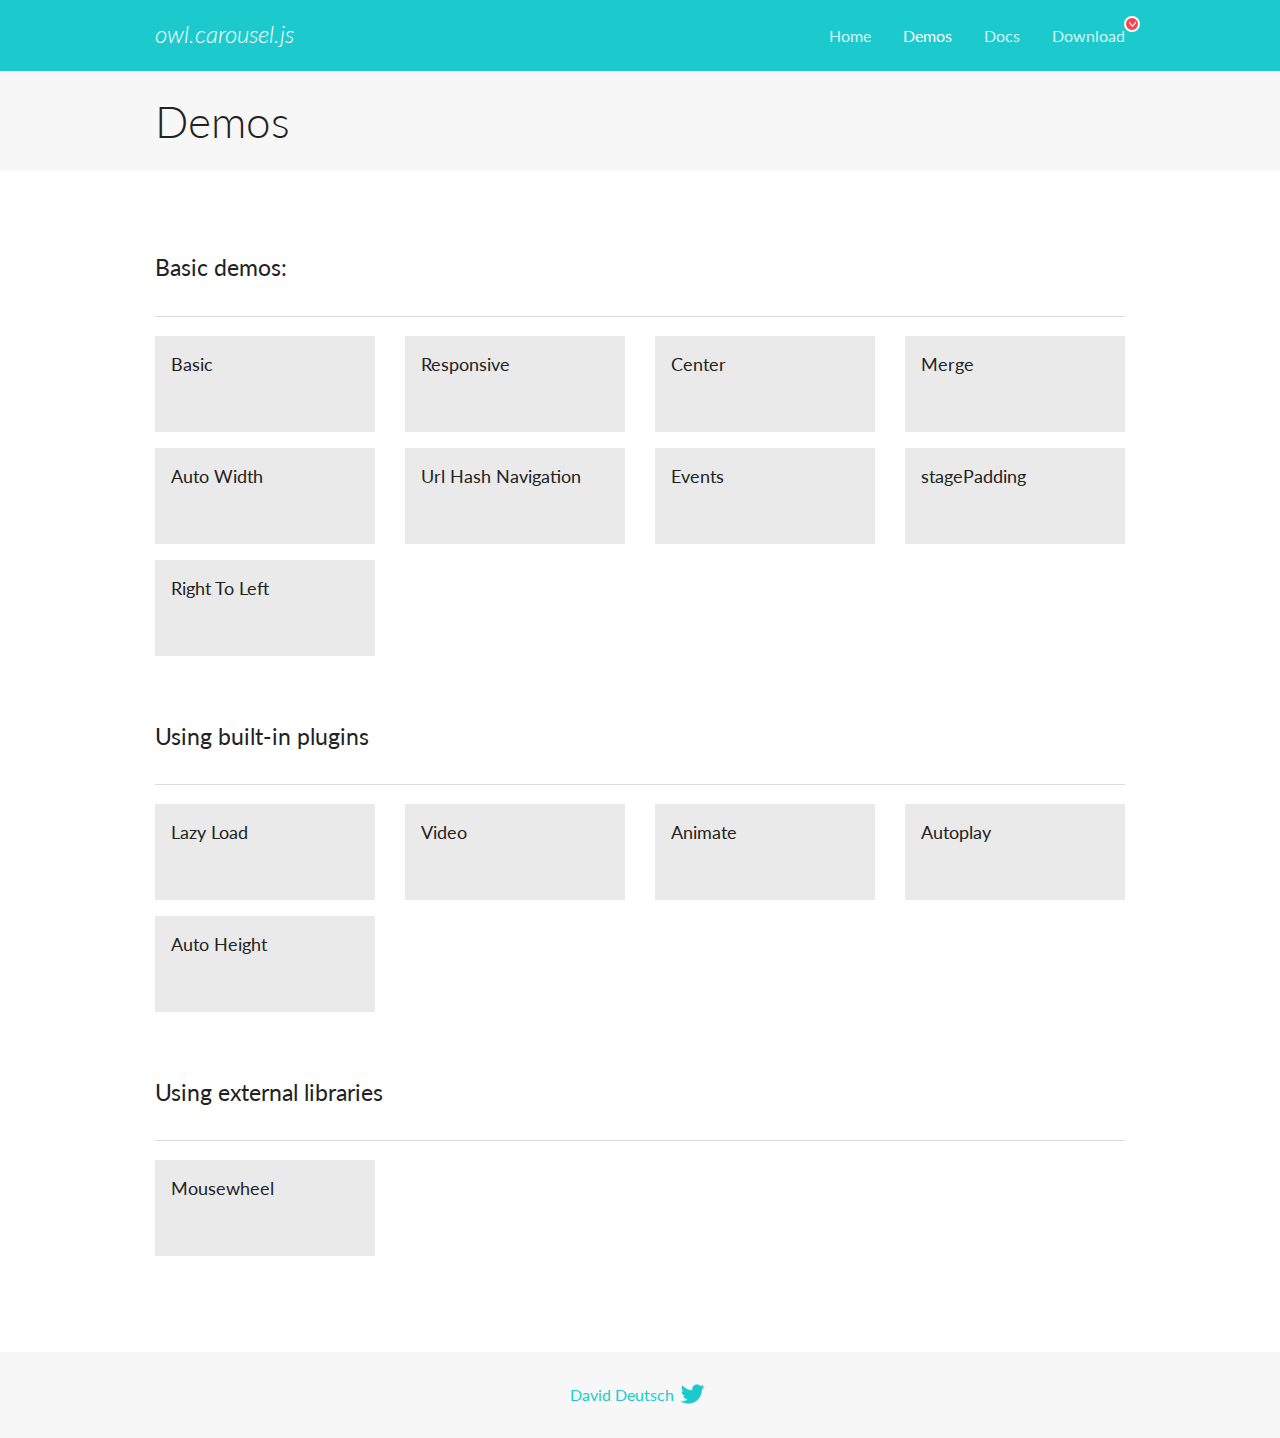
<file: owlcarousel/docs/demos/demos.html>
<!DOCTYPE html>
<html lang="en">
  <head>

    <!-- head -->
    <meta charset="utf-8">
    <meta name="msapplication-tap-highlight" content="no" />
    <meta name="viewport" content="width=device-width, initial-scale=1.0" />
    <meta name="description" content="A list of Owl Carousel examples.">
    <meta name="author" content="David Deutsch">
    <title>
      Demos | Owl Carousel | 2.3.4
    </title>

    <!-- Stylesheets -->
    <link href='https://fonts.googleapis.com/css?family=Lato:300,400,700,400italic,300italic' rel='stylesheet' type='text/css'>
    <link rel="stylesheet" href="../assets/css/docs.theme.min.css">

    <!-- Owl Stylesheets -->
    <link rel="stylesheet" href="../assets/owlcarousel/assets/owl.carousel.min.css">
    <link rel="stylesheet" href="../assets/owlcarousel/assets/owl.theme.default.min.css">

    <!-- HTML5 shim and Respond.js IE8 support of HTML5 elements and media queries -->

    <!--[if lt IE 9]>
      <script src="https://oss.maxcdn.com/libs/html5shiv/3.7.0/html5shiv.js"></script>
      <script src="https://oss.maxcdn.com/libs/respond.js/1.3.0/respond.min.js"></script>
    <![endif]-->

    <!-- Favicons -->
    <link rel="apple-touch-icon-precomposed" sizes="144x144" href="../assets/ico/apple-touch-icon-144-precomposed.png">
    <link rel="shortcut icon" href="../assets/ico/favicon.png">
    <link rel="shortcut icon" href="favicon.ico">

    <!-- Yeah i know js should not be in header. Its required for demos.-->

    <!-- javascript -->
    <script src="../assets/vendors/jquery.min.js"></script>
    <script src="../assets/owlcarousel/owl.carousel.js"></script>
  </head>
  <body>

    <!-- header -->
    <header class="header">
      <div class="row">
        <div class="large-12 columns">
          <div class="brand left">
            <h3>
              <a href="/OwlCarousel2/">owl.carousel.js</a> 
            </h3>
          </div>
          <a id="toggle-nav" class="right">
            <span></span> <span></span> <span></span> 
          </a> 
          <div class="nav-bar">
            <ul class="clearfix">
              <li> <a href="/OwlCarousel2/index.html">Home</a>  </li>
              <li class="active">
                <a href="/OwlCarousel2/demos/demos.html">Demos</a> 
              </li>
              <li> <a href="/OwlCarousel2/docs/started-welcome.html">Docs</a>  </li>
              <li>
                <a href="https://github.com/OwlCarousel2/OwlCarousel2/archive/2.3.4.zip">Download</a> 
                <span class="download"></span> 
              </li>
            </ul>
          </div>
        </div>
      </div>
    </header>

    <!-- title -->
    <section class="title">
      <div class="row">
        <div class="large-12 columns">
          <h1>Demos</h1>
        </div>
      </div>
    </section>

    <!--  Demos -->
    <section id="demos">
      <div class="row">
        <div class="large-12 columns">
          <h4 id="basic-demos-">Basic demos:</h4>
          <hr>
          <div class="demo-list">
            <div class="row">
              <div class="small-6 medium-4 large-3 columns">
                <a href="basic.html" class="demo-block">
                  <h5>Basic </h5>
                </a> 
              </div>
              <div class="small-6 medium-4 large-3 columns">
                <a href="responsive.html" class="demo-block">
                  <h5>Responsive </h5>
                </a> 
              </div>
              <div class="small-6 medium-4 large-3 columns">
                <a href="center.html" class="demo-block">
                  <h5>Center </h5>
                </a> 
              </div>
              <div class="small-6 medium-4 large-3 columns">
                <a href="merge.html" class="demo-block">
                  <h5>Merge </h5>
                </a> 
              </div>
              <div class="small-6 medium-4 large-3 columns">
                <a href="autowidth.html" class="demo-block">
                  <h5>Auto Width </h5>
                </a> 
              </div>
              <div class="small-6 medium-4 large-3 columns">
                <a href="urlhashnav.html" class="demo-block">
                  <h5>Url Hash Navigation </h5>
                </a> 
              </div>
              <div class="small-6 medium-4 large-3 columns">
                <a href="events.html" class="demo-block">
                  <h5>Events </h5>
                </a> 
              </div>
              <div class="small-6 medium-4 large-3 columns">
                <a href="stagepadding.html" class="demo-block">
                  <h5>stagePadding </h5>
                </a> 
              </div>
              <div class="small-6 medium-4 large-3 columns">
                <a href="rtl.html" class="demo-block">
                  <h5>Right To Left </h5>
                </a> 
              </div>
            </div>
          </div>
          <h4 id="using-built-in-plugins">Using built-in plugins</h4>
          <hr>
          <div class="demo-list">
            <div class="row">
              <div class="small-6 medium-4 large-3 columns">
                <a href="lazyLoad.html" class="demo-block">
                  <h5>Lazy Load </h5>
                </a> 
              </div>
              <div class="small-6 medium-4 large-3 columns">
                <a href="video.html" class="demo-block">
                  <h5>Video </h5>
                </a> 
              </div>
              <div class="small-6 medium-4 large-3 columns">
                <a href="animate.html" class="demo-block">
                  <h5>Animate </h5>
                </a> 
              </div>
              <div class="small-6 medium-4 large-3 columns">
                <a href="autoplay.html" class="demo-block">
                  <h5>Autoplay </h5>
                </a> 
              </div>
              <div class="small-6 medium-4 large-3 columns">
                <a href="autoheight.html" class="demo-block">
                  <h5>Auto Height </h5>
                </a> 
              </div>
            </div>
          </div>
          <h4 id="using-external-libraries">Using external libraries</h4>
          <hr>
          <div class="demo-list">
            <div class="row">
              <div class="small-6 medium-4 large-3 columns">
                <a href="mousewheel.html" class="demo-block">
                  <h5>Mousewheel </h5>
                </a> 
              </div>
            </div>
          </div>
        </div>
      </div>
    </section>

    <!-- footer -->
    <footer class="footer">
      <div class="row">
        <div class="large-12 columns">
          <h5>
            <a href="/OwlCarousel2/docs/support-contact.html">David Deutsch</a> 
            <a id="custom-tweet-button" href="https://twitter.com/share?url=https://github.com/OwlCarousel2/OwlCarousel2&text=Owl Carousel - This is so awesome! " target="_blank"></a> 
          </h5>
        </div>
      </div>
    </footer>

    <!-- vendors -->
    <script src="../assets/vendors/highlight.js"></script>
    <script src="../assets/js/app.js"></script>
  </body>
</html>
</file>
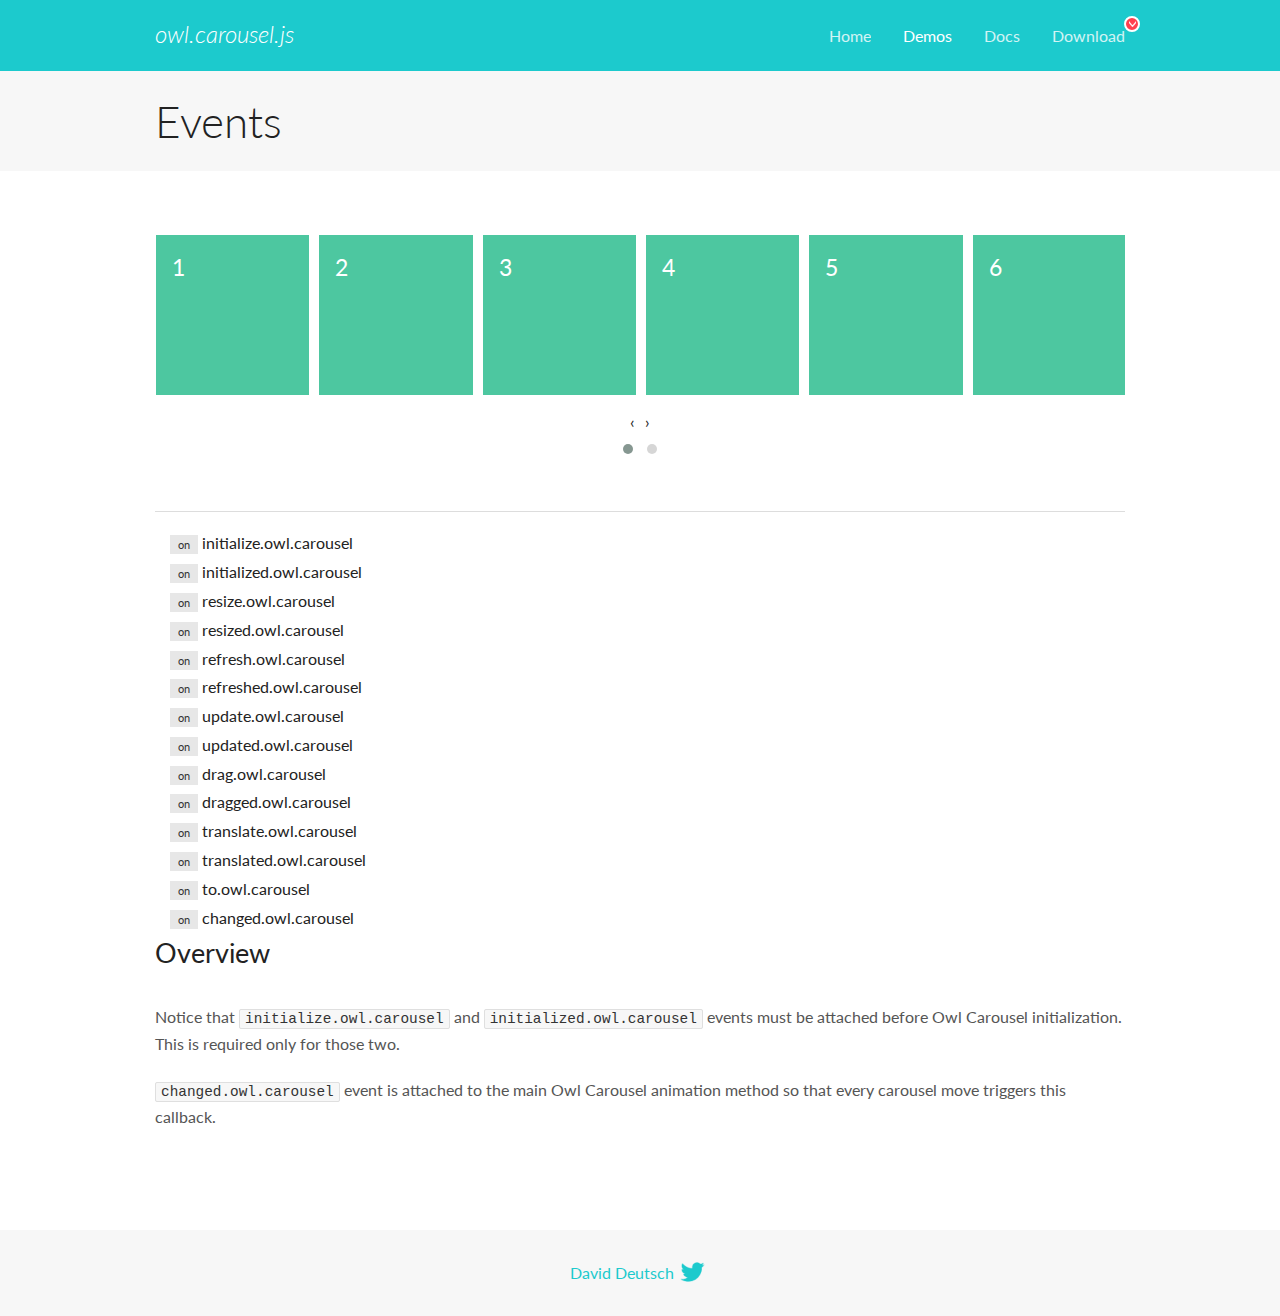
<file: owlcarousel/docs/demos/events.html>
<!DOCTYPE html>
<html lang="en">
  <head>

    <!-- head -->
    <meta charset="utf-8">
    <meta name="msapplication-tap-highlight" content="no" />
    <meta name="viewport" content="width=device-width, initial-scale=1.0" />
    <meta name="description" content="Events usage demo">
    <meta name="author" content="David Deutsch">
    <title>
      Events Demo | Owl Carousel | 2.3.4
    </title>

    <!-- Stylesheets -->
    <link href='https://fonts.googleapis.com/css?family=Lato:300,400,700,400italic,300italic' rel='stylesheet' type='text/css'>
    <link rel="stylesheet" href="../assets/css/docs.theme.min.css">

    <!-- Owl Stylesheets -->
    <link rel="stylesheet" href="../assets/owlcarousel/assets/owl.carousel.min.css">
    <link rel="stylesheet" href="../assets/owlcarousel/assets/owl.theme.default.min.css">

    <!-- HTML5 shim and Respond.js IE8 support of HTML5 elements and media queries -->

    <!--[if lt IE 9]>
      <script src="https://oss.maxcdn.com/libs/html5shiv/3.7.0/html5shiv.js"></script>
      <script src="https://oss.maxcdn.com/libs/respond.js/1.3.0/respond.min.js"></script>
    <![endif]-->

    <!-- Favicons -->
    <link rel="apple-touch-icon-precomposed" sizes="144x144" href="../assets/ico/apple-touch-icon-144-precomposed.png">
    <link rel="shortcut icon" href="../assets/ico/favicon.png">
    <link rel="shortcut icon" href="favicon.ico">

    <!-- Yeah i know js should not be in header. Its required for demos.-->

    <!-- javascript -->
    <script src="../assets/vendors/jquery.min.js"></script>
    <script src="../assets/owlcarousel/owl.carousel.js"></script>
  </head>
  <body>

    <!-- header -->
    <header class="header">
      <div class="row">
        <div class="large-12 columns">
          <div class="brand left">
            <h3>
              <a href="/OwlCarousel2/">owl.carousel.js</a> 
            </h3>
          </div>
          <a id="toggle-nav" class="right">
            <span></span> <span></span> <span></span> 
          </a> 
          <div class="nav-bar">
            <ul class="clearfix">
              <li> <a href="/OwlCarousel2/index.html">Home</a>  </li>
              <li class="active">
                <a href="/OwlCarousel2/demos/demos.html">Demos</a> 
              </li>
              <li> <a href="/OwlCarousel2/docs/started-welcome.html">Docs</a>  </li>
              <li>
                <a href="https://github.com/OwlCarousel2/OwlCarousel2/archive/2.3.4.zip">Download</a> 
                <span class="download"></span> 
              </li>
            </ul>
          </div>
        </div>
      </div>
    </header>

    <!-- title -->
    <section class="title">
      <div class="row">
        <div class="large-12 columns">
          <h1>Events</h1>
        </div>
      </div>
    </section>

    <!--  Demos -->
    <section id="demos">
      <div class="row">
        <div class="large-12 columns">
          <div class="owl-carousel owl-theme">
            <div class="item">
              <h4>1</h4>
            </div>
            <div class="item">
              <h4>2</h4>
            </div>
            <div class="item">
              <h4>3</h4>
            </div>
            <div class="item">
              <h4>4</h4>
            </div>
            <div class="item">
              <h4>5</h4>
            </div>
            <div class="item">
              <h4>6</h4>
            </div>
            <div class="item">
              <h4>7</h4>
            </div>
            <div class="item">
              <h4>8</h4>
            </div>
            <div class="item">
              <h4>9</h4>
            </div>
            <div class="item">
              <h4>10</h4>
            </div>
            <div class="item">
              <h4>11</h4>
            </div>
            <div class="item">
              <h4>12</h4>
            </div>
          </div>
          <hr>
          <div class="large-12 columns callbacks">
            <div><span class="label secondary initialize">on</span>  initialize.owl.carousel </div>
            <div><span class="label secondary initialized">on</span>  initialized.owl.carousel </div>
            <div><span class="label secondary resize">on</span>  resize.owl.carousel </div>
            <div><span class="label secondary resized">on</span>  resized.owl.carousel </div>
            <div><span class="label secondary refresh">on</span>  refresh.owl.carousel </div>
            <div><span class="label secondary refreshed">on</span>  refreshed.owl.carousel </div>
            <div><span class="label secondary update">on</span>  update.owl.carousel </div>
            <div><span class="label secondary updated">on</span>  updated.owl.carousel </div>
            <div><span class="label secondary drag">on</span>  drag.owl.carousel </div>
            <div><span class="label secondary dragged">on</span>  dragged.owl.carousel </div>
            <div><span class="label secondary translate">on</span>  translate.owl.carousel </div>
            <div><span class="label secondary translated">on</span>  translated.owl.carousel </div>
            <div><span class="label secondary to">on</span>  to.owl.carousel </div>
            <div><span class="label secondary changed">on</span>  changed.owl.carousel </div>
          </div>
          <h3 id="overview">Overview</h3>
          <p>Notice that <code>initialize.owl.carousel</code> and <code>initialized.owl.carousel</code> events must be attached before Owl Carousel initialization. This is required only for those two.</p>
          <p><code>changed.owl.carousel</code> event is attached to the main Owl Carousel animation method so that every carousel move triggers this callback.</p>
          <script>
            jQuery(document).ready(function($) {
              var owl = $('.owl-carousel');
              owl.on('initialize.owl.carousel initialized.owl.carousel ' +
                'initialize.owl.carousel initialize.owl.carousel ' +
                'resize.owl.carousel resized.owl.carousel ' +
                'refresh.owl.carousel refreshed.owl.carousel ' +
                'update.owl.carousel updated.owl.carousel ' +
                'drag.owl.carousel dragged.owl.carousel ' +
                'translate.owl.carousel translated.owl.carousel ' +
                'to.owl.carousel changed.owl.carousel',
                function(e) {
                  $('.' + e.type)
                    .removeClass('secondary')
                    .addClass('success');
                  window.setTimeout(function() {
                    $('.' + e.type)
                      .removeClass('success')
                      .addClass('secondary');
                  }, 500);
                });
              owl.owlCarousel({
                loop: true,
                nav: true,
                lazyLoad: true,
                margin: 10,
                video: true,
                responsive: {
                  0: {
                    items: 1
                  },
                  600: {
                    items: 3
                  },
                  960: {
                    items: 5,
                  },
                  1200: {
                    items: 6
                  }
                }
              });
            });
          </script>
        </div>
      </div>
    </section>

    <!-- footer -->
    <footer class="footer">
      <div class="row">
        <div class="large-12 columns">
          <h5>
            <a href="/OwlCarousel2/docs/support-contact.html">David Deutsch</a> 
            <a id="custom-tweet-button" href="https://twitter.com/share?url=https://github.com/OwlCarousel2/OwlCarousel2&text=Owl Carousel - This is so awesome! " target="_blank"></a> 
          </h5>
        </div>
      </div>
    </footer>

    <!-- vendors -->
    <script src="../assets/vendors/highlight.js"></script>
    <script src="../assets/js/app.js"></script>
  </body>
</html>
</file>
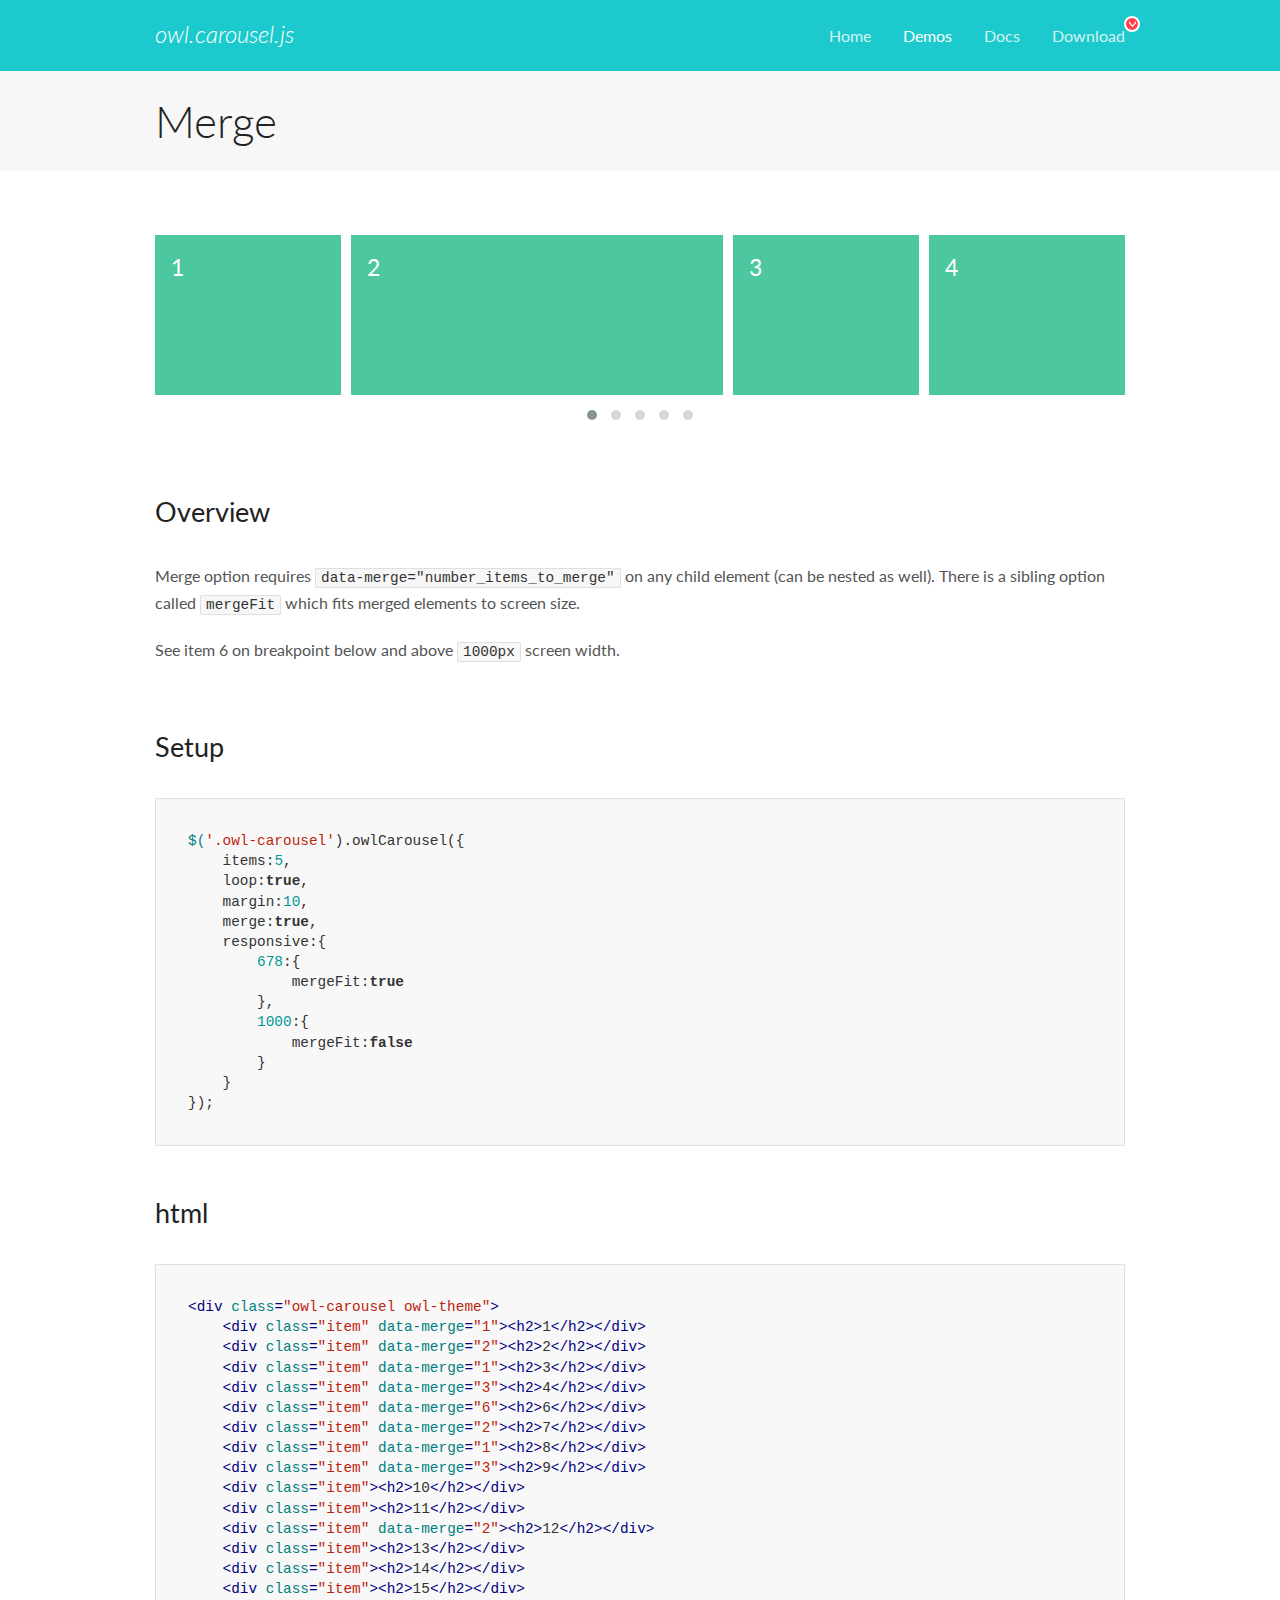
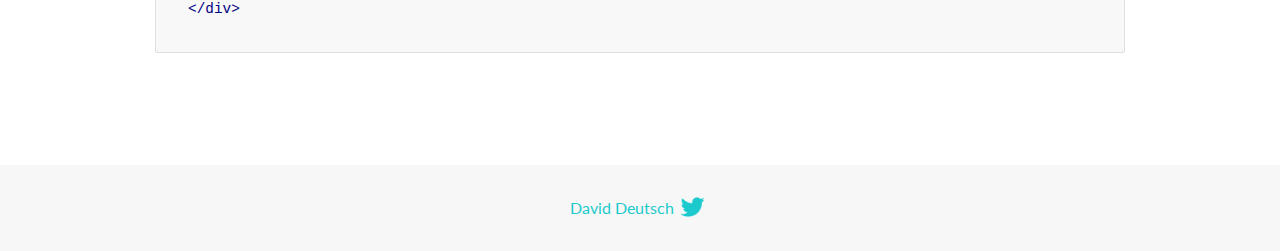
<file: owlcarousel/docs/demos/merge.html>
<!DOCTYPE html>
<html lang="en">
  <head>

    <!-- head -->
    <meta charset="utf-8">
    <meta name="msapplication-tap-highlight" content="no" />
    <meta name="viewport" content="width=device-width, initial-scale=1.0" />
    <meta name="description" content="Merge Items">
    <meta name="author" content="David Deutsch">
    <title>
      Merge Demo | Owl Carousel | 2.3.4
    </title>

    <!-- Stylesheets -->
    <link href='https://fonts.googleapis.com/css?family=Lato:300,400,700,400italic,300italic' rel='stylesheet' type='text/css'>
    <link rel="stylesheet" href="../assets/css/docs.theme.min.css">

    <!-- Owl Stylesheets -->
    <link rel="stylesheet" href="../assets/owlcarousel/assets/owl.carousel.min.css">
    <link rel="stylesheet" href="../assets/owlcarousel/assets/owl.theme.default.min.css">

    <!-- HTML5 shim and Respond.js IE8 support of HTML5 elements and media queries -->

    <!--[if lt IE 9]>
      <script src="https://oss.maxcdn.com/libs/html5shiv/3.7.0/html5shiv.js"></script>
      <script src="https://oss.maxcdn.com/libs/respond.js/1.3.0/respond.min.js"></script>
    <![endif]-->

    <!-- Favicons -->
    <link rel="apple-touch-icon-precomposed" sizes="144x144" href="../assets/ico/apple-touch-icon-144-precomposed.png">
    <link rel="shortcut icon" href="../assets/ico/favicon.png">
    <link rel="shortcut icon" href="favicon.ico">

    <!-- Yeah i know js should not be in header. Its required for demos.-->

    <!-- javascript -->
    <script src="../assets/vendors/jquery.min.js"></script>
    <script src="../assets/owlcarousel/owl.carousel.js"></script>
  </head>
  <body>

    <!-- header -->
    <header class="header">
      <div class="row">
        <div class="large-12 columns">
          <div class="brand left">
            <h3>
              <a href="/OwlCarousel2/">owl.carousel.js</a> 
            </h3>
          </div>
          <a id="toggle-nav" class="right">
            <span></span> <span></span> <span></span> 
          </a> 
          <div class="nav-bar">
            <ul class="clearfix">
              <li> <a href="/OwlCarousel2/index.html">Home</a>  </li>
              <li class="active">
                <a href="/OwlCarousel2/demos/demos.html">Demos</a> 
              </li>
              <li> <a href="/OwlCarousel2/docs/started-welcome.html">Docs</a>  </li>
              <li>
                <a href="https://github.com/OwlCarousel2/OwlCarousel2/archive/2.3.4.zip">Download</a> 
                <span class="download"></span> 
              </li>
            </ul>
          </div>
        </div>
      </div>
    </header>

    <!-- title -->
    <section class="title">
      <div class="row">
        <div class="large-12 columns">
          <h1>Merge</h1>
        </div>
      </div>
    </section>

    <!--  Demos -->
    <section id="demos">
      <div class="row">
        <div class="large-12 columns">
          <div class="owl-carousel owl-theme">
            <div class="item" data-merge="1">
              <h4>1</h4>
            </div>
            <div class="item" data-merge="2">
              <h4>2</h4>
            </div>
            <div class="item" data-merge="1">
              <h4>3</h4>
            </div>
            <div class="item" data-merge="3">
              <h4>4</h4>
            </div>
            <div class="item" data-merge="6">
              <h4>6</h4>
            </div>
            <div class="item" data-merge="2">
              <h4>7</h4>
            </div>
            <div class="item" data-merge="1">
              <h4>8</h4>
            </div>
            <div class="item" data-merge="3">
              <h4>9</h4>
            </div>
            <div class="item">
              <h4>10</h4>
            </div>
            <div class="item">
              <h4>11</h4>
            </div>
            <div class="item" data-merge="2">
              <h4>12</h4>
            </div>
            <div class="item">
              <h4>13</h4>
            </div>
            <div class="item">
              <h4>14</h4>
            </div>
            <div class="item">
              <h4>15</h4>
            </div>
          </div>
          <h3 id="overview">Overview</h3>
          <p>Merge option requires <code>data-merge=&quot;number_items_to_merge&quot;</code> on any child element (can be nested as well). There is a sibling option called <code>mergeFit</code> which fits merged elements to screen size. </p>
          <p>See item 6 on breakpoint below and above <code>1000px</code> screen width.</p>
          <h3 id="setup">Setup</h3>
          <pre><code>$(&#39;.owl-carousel&#39;).owlCarousel({
    items:5,
    loop:true,
    margin:10,
    merge:true,
    responsive:{
        678:{
            mergeFit:true
        },
        1000:{
            mergeFit:false
        }
    }
});</code></pre>
          <h3 id="html">html</h3>
          <pre><code>&lt;div class=&quot;owl-carousel owl-theme&quot;&gt;
    &lt;div class=&quot;item&quot; data-merge=&quot;1&quot;&gt;&lt;h2&gt;1&lt;/h2&gt;&lt;/div&gt;
    &lt;div class=&quot;item&quot; data-merge=&quot;2&quot;&gt;&lt;h2&gt;2&lt;/h2&gt;&lt;/div&gt;
    &lt;div class=&quot;item&quot; data-merge=&quot;1&quot;&gt;&lt;h2&gt;3&lt;/h2&gt;&lt;/div&gt;
    &lt;div class=&quot;item&quot; data-merge=&quot;3&quot;&gt;&lt;h2&gt;4&lt;/h2&gt;&lt;/div&gt;
    &lt;div class=&quot;item&quot; data-merge=&quot;6&quot;&gt;&lt;h2&gt;6&lt;/h2&gt;&lt;/div&gt;
    &lt;div class=&quot;item&quot; data-merge=&quot;2&quot;&gt;&lt;h2&gt;7&lt;/h2&gt;&lt;/div&gt;
    &lt;div class=&quot;item&quot; data-merge=&quot;1&quot;&gt;&lt;h2&gt;8&lt;/h2&gt;&lt;/div&gt;
    &lt;div class=&quot;item&quot; data-merge=&quot;3&quot;&gt;&lt;h2&gt;9&lt;/h2&gt;&lt;/div&gt;
    &lt;div class=&quot;item&quot;&gt;&lt;h2&gt;10&lt;/h2&gt;&lt;/div&gt;
    &lt;div class=&quot;item&quot;&gt;&lt;h2&gt;11&lt;/h2&gt;&lt;/div&gt;
    &lt;div class=&quot;item&quot; data-merge=&quot;2&quot;&gt;&lt;h2&gt;12&lt;/h2&gt;&lt;/div&gt;
    &lt;div class=&quot;item&quot;&gt;&lt;h2&gt;13&lt;/h2&gt;&lt;/div&gt;
    &lt;div class=&quot;item&quot;&gt;&lt;h2&gt;14&lt;/h2&gt;&lt;/div&gt;
    &lt;div class=&quot;item&quot;&gt;&lt;h2&gt;15&lt;/h2&gt;&lt;/div&gt;
&lt;/div&gt;</code></pre>
          <script>
            $(document).ready(function() {
              $('.owl-carousel').owlCarousel({
                items: 5,
                loop: true,
                margin: 10,
                merge: true,
                responsive: {
                  678: {
                    mergeFit: true
                  },
                  1000: {
                    mergeFit: false
                  }
                }
              });
            })
          </script>
        </div>
      </div>
    </section>

    <!-- footer -->
    <footer class="footer">
      <div class="row">
        <div class="large-12 columns">
          <h5>
            <a href="/OwlCarousel2/docs/support-contact.html">David Deutsch</a> 
            <a id="custom-tweet-button" href="https://twitter.com/share?url=https://github.com/OwlCarousel2/OwlCarousel2&text=Owl Carousel - This is so awesome! " target="_blank"></a> 
          </h5>
        </div>
      </div>
    </footer>

    <!-- vendors -->
    <script src="../assets/vendors/highlight.js"></script>
    <script src="../assets/js/app.js"></script>
  </body>
</html>
</file>
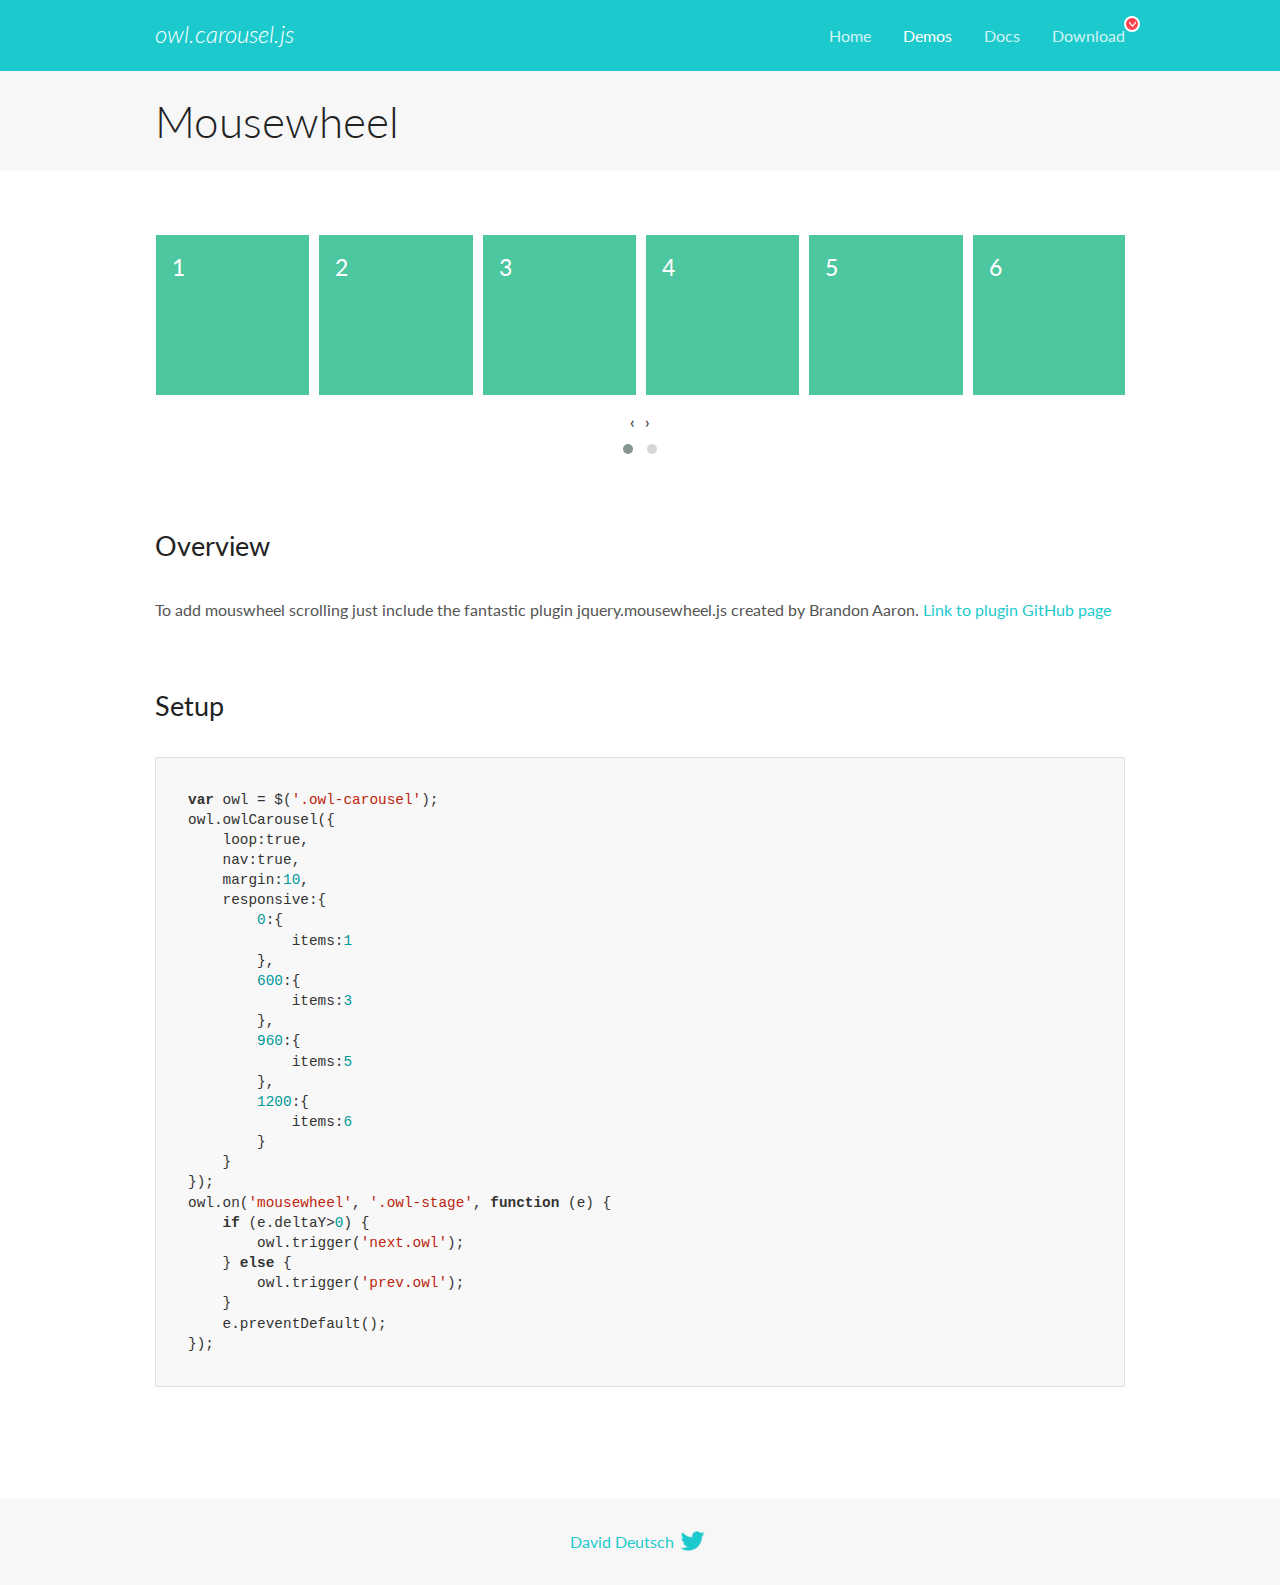
<file: owlcarousel/docs/demos/mousewheel.html>
<!DOCTYPE html>
<html lang="en">
  <head>

    <!-- head -->
    <meta charset="utf-8">
    <meta name="msapplication-tap-highlight" content="no" />
    <meta name="viewport" content="width=device-width, initial-scale=1.0" />
    <meta name="description" content="Mousewheel usage demo">
    <meta name="author" content="David Deutsch">
    <title>
      Mousewheel Demo | Owl Carousel | 2.3.4
    </title>

    <!-- Stylesheets -->
    <link href='https://fonts.googleapis.com/css?family=Lato:300,400,700,400italic,300italic' rel='stylesheet' type='text/css'>
    <link rel="stylesheet" href="../assets/css/docs.theme.min.css">

    <!-- Owl Stylesheets -->
    <link rel="stylesheet" href="../assets/owlcarousel/assets/owl.carousel.min.css">
    <link rel="stylesheet" href="../assets/owlcarousel/assets/owl.theme.default.min.css">

    <!-- HTML5 shim and Respond.js IE8 support of HTML5 elements and media queries -->

    <!--[if lt IE 9]>
      <script src="https://oss.maxcdn.com/libs/html5shiv/3.7.0/html5shiv.js"></script>
      <script src="https://oss.maxcdn.com/libs/respond.js/1.3.0/respond.min.js"></script>
    <![endif]-->

    <!-- Favicons -->
    <link rel="apple-touch-icon-precomposed" sizes="144x144" href="../assets/ico/apple-touch-icon-144-precomposed.png">
    <link rel="shortcut icon" href="../assets/ico/favicon.png">
    <link rel="shortcut icon" href="favicon.ico">

    <!-- Yeah i know js should not be in header. Its required for demos.-->

    <!-- javascript -->
    <script src="../assets/vendors/jquery.min.js"></script>
    <script src="../assets/owlcarousel/owl.carousel.js"></script>
  </head>
  <body>

    <!-- header -->
    <header class="header">
      <div class="row">
        <div class="large-12 columns">
          <div class="brand left">
            <h3>
              <a href="/OwlCarousel2/">owl.carousel.js</a> 
            </h3>
          </div>
          <a id="toggle-nav" class="right">
            <span></span> <span></span> <span></span> 
          </a> 
          <div class="nav-bar">
            <ul class="clearfix">
              <li> <a href="/OwlCarousel2/index.html">Home</a>  </li>
              <li class="active">
                <a href="/OwlCarousel2/demos/demos.html">Demos</a> 
              </li>
              <li> <a href="/OwlCarousel2/docs/started-welcome.html">Docs</a>  </li>
              <li>
                <a href="https://github.com/OwlCarousel2/OwlCarousel2/archive/2.3.4.zip">Download</a> 
                <span class="download"></span> 
              </li>
            </ul>
          </div>
        </div>
      </div>
    </header>

    <!-- title -->
    <section class="title">
      <div class="row">
        <div class="large-12 columns">
          <h1>Mousewheel</h1>
        </div>
      </div>
    </section>

    <!--  Demos -->
    <section id="demos">
      <div class="row">
        <div class="large-12 columns">
          <div class="owl-carousel owl-theme">
            <div class="item">
              <h4>1</h4>
            </div>
            <div class="item">
              <h4>2</h4>
            </div>
            <div class="item">
              <h4>3</h4>
            </div>
            <div class="item">
              <h4>4</h4>
            </div>
            <div class="item">
              <h4>5</h4>
            </div>
            <div class="item">
              <h4>6</h4>
            </div>
            <div class="item">
              <h4>7</h4>
            </div>
            <div class="item">
              <h4>8</h4>
            </div>
            <div class="item">
              <h4>9</h4>
            </div>
            <div class="item">
              <h4>10</h4>
            </div>
            <div class="item">
              <h4>11</h4>
            </div>
            <div class="item">
              <h4>12</h4>
            </div>
          </div>
          <h3 id="overview">Overview</h3>
          <p>To add mouswheel scrolling just include the fantastic plugin jquery.mousewheel.js created by Brandon Aaron.
            <a href="https://github.com/brandonaaron/jquery-mousewheel">Link to plugin GitHub page</a> 
          </p>
          <h3 id="setup">Setup</h3>
          <pre><code>var owl = $(&#39;.owl-carousel&#39;);
owl.owlCarousel({
    loop:true,
    nav:true,
    margin:10,
    responsive:{
        0:{
            items:1
        },
        600:{
            items:3
        },            
        960:{
            items:5
        },
        1200:{
            items:6
        }
    }
});
owl.on(&#39;mousewheel&#39;, &#39;.owl-stage&#39;, function (e) {
    if (e.deltaY&gt;0) {
        owl.trigger(&#39;next.owl&#39;);
    } else {
        owl.trigger(&#39;prev.owl&#39;);
    }
    e.preventDefault();
});</code></pre>
          <script src="../assets/vendors/jquery.mousewheel.min.js"></script>
          <script>
            $(document).ready(function() {
              var owl = $('.owl-carousel');
              owl.owlCarousel({
                loop: true,
                nav: true,
                margin: 10,
                responsive: {
                  0: {
                    items: 1
                  },
                  600: {
                    items: 3
                  },
                  960: {
                    items: 5
                  },
                  1200: {
                    items: 6
                  }
                }
              });
              owl.on('mousewheel', '.owl-stage', function(e) {
                if (e.deltaY > 0) {
                  owl.trigger('next.owl');
                } else {
                  owl.trigger('prev.owl');
                }
                e.preventDefault();
              });
            })
          </script>
        </div>
      </div>
    </section>

    <!-- footer -->
    <footer class="footer">
      <div class="row">
        <div class="large-12 columns">
          <h5>
            <a href="/OwlCarousel2/docs/support-contact.html">David Deutsch</a> 
            <a id="custom-tweet-button" href="https://twitter.com/share?url=https://github.com/OwlCarousel2/OwlCarousel2&text=Owl Carousel - This is so awesome! " target="_blank"></a> 
          </h5>
        </div>
      </div>
    </footer>

    <!-- vendors -->
    <script src="../assets/vendors/highlight.js"></script>
    <script src="../assets/js/app.js"></script>
  </body>
</html>
</file>
<file: style.css>
h1{
    font-size: 28px;
    font-weight: bold;
    text-align: center;
}
h2{
    font-size: 22px;
    text-transform: capitalize;
    margin: 0;
    font-family: 'Times New Roman';
    font-weight: 400;
}
body{
    background-image:  linear-gradient(rgb(14, 14, 13,0.6), rgb(15, 15, 15,0.6)), url("images/bg.jpg");
}
.navigasibar{
    background: linear-gradient( rgb(54, 99, 224),  rgb(30, 38, 61));
}
.navbar-brand img{
    width: 150px;
    height: 50px;
}
.navbar input{
    width: 100%;
    margin-top: 10px;
}
/* untuk menghilangkan link pada medsos ketika minimaze */
.navbar-nav .ms{
    display: none;
}
.navbar .login{
    color: black;
    font-size: 30px;
    margin: 3px;
}
.navbar-nav span{
    width: 2px;
    background-color: white;
    margin-left: 10px;
    display: none;
}
.navbar .medsos{
    line-height: 50px;
    color: rgb(221, 199, 199);
    display: none;
}
.navbar .medsos:hover{
    color: black;
}
.navbawah{
    background-color: rgb(255, 255, 255);
}
.navbawah .nav-link{
    color: black !important;
    font-size: 16px;
    font-weight: 400;
    font-family: "Roboto", serif;
    margin-right: 15px;
}
.navbawah .nav-link:hover{
    background-color:rgb(102, 96, 84,0.4);
    border-radius: 25px;
}
.contains{
    background-color: rgb(165, 164, 164,0.3);
    padding: 10px 20px;
}
.contains hr{
    width: 200px;
    background-color: rgb(84, 84, 173);
    height: 1px;
}
.contains a{
    color: grey;
}
.terpopuler .card img{
    height: 200px;
}
.terpopuler .card img:hover{
    transform: scale(1.1);
}
.terpopuler .kanan{
    height: 300px;
    background-color: whitesmoke;
    padding: 5px 10px;
}
.vidstory{
    background-color: whitesmoke;
    margin-top: 20px;
    padding-top: 10px;
}
.vidstory h1, .vidstory hr{
    text-align: left ;
    margin-left: 20px;
}
.vidstory .card{
    margin-bottom: 10px;
    margin-left: 15px;
}
.vidstory .kanan{
    padding: 5px 10px;
}
.cerita{
    background-color: rgb(165, 164, 164,0.3);
    padding: 10px 20px;
}
.cerita .card {
    text-align: center;
    margin-bottom: 10px;
}
.cerita .card:hover{
    transform: scale(1.1);
}
.footer{
    background-color: rgb(136, 142, 146);
    height: 50px;
}


/* Large devices (desktops, 992px and up) */
@media (min-width: 992px) { 
    .navbar-nav span{
        width: 2px;
        background-color: white;
        margin-left: 10px;
        display: block;
    }   
    .navbar .medsos{
        line-height: 50px;
        color: rgb(221, 199, 199);
        display: block;
    }
    .navbar input{
        width: 400px;
    }
    .navbar-nav .ms{
        display: block;
    }
 }
</file>
